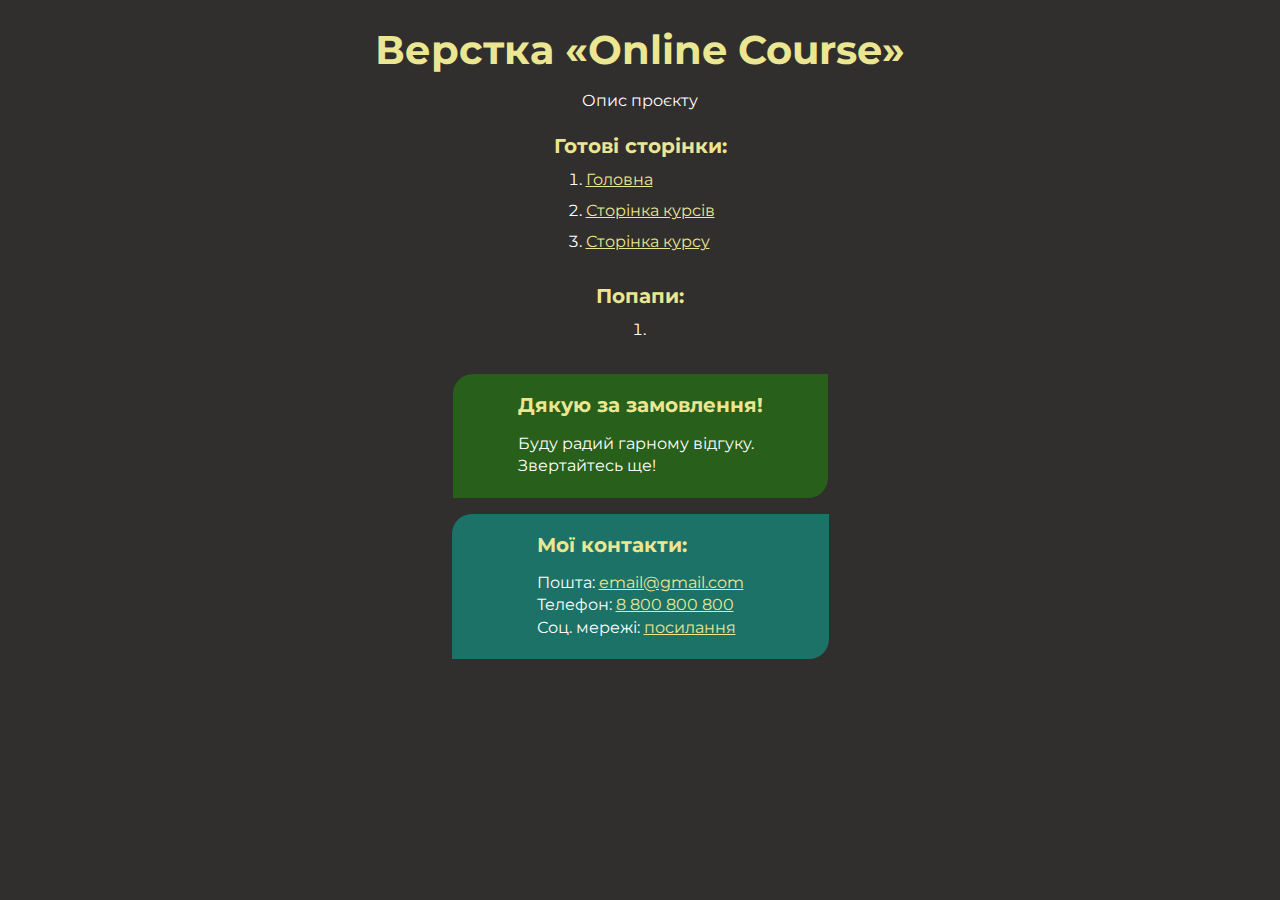
<file: index.html>
<!DOCTYPE html>
<html>

<head>
	<meta charset="UTF-8">
	<meta name="viewport" content="width=device-width, initial-scale=1.0">
	<title>Верстка «Online Course»</title>
</head>

<body>
	<div class="rootpage">
		<h1>Верстка «Online Course»</h1>
		<div class="rootpage__info">
			Опис проєкту
		</div>
		<h2>Готові сторінки:</h2>
		<ol class="rootpage__list">
			<li><a target="_blank" href="home.html">Головна</a></li>
			<li><a target="_blank" href="courses.html">Сторінка курсів</a></li>
			<li><a target="_blank" href="course.html">Сторінка курсy</a></li>
		</ol>
		<h2>Попапи:</h2>
		<ol class="rootpage__list">
			<li><a target="_blank" href="home.html#"></a></li>
		</ol>
		<div class="rootpage__tnx">
			<h2>Дякую за замовлення!</h2>
			<p>Буду радий гарному відгуку.</p>
			<p>Звертайтесь ще!</p>
		</div>
		<div class="rootpage__contacts">
			<h2>Мої контакти:</h2>
			<p>Пошта: <a href="mailto:email@gmail.com">email@gmail.com</a></p>
			<p>Телефон: <a href="tel:8800800800">8 800 800 800</a></p>
			<p>Соц. мережі: <a href="">посилання</a></p>
		</div>
	</div>
</body>
<style>
	@charset "UTF-8";
	@import url("https://fonts.googleapis.com/css?family=Montserrat:regular,700&display=swap");

	*,
	*::before,
	*::after {
		padding: 0px;
		margin: 0px;
		border: 0px;
		box-sizing: border-box;
	}

	html,
	body {
		height: 100%;
		margin: 0;
		padding: 0;
		min-width: 320px;
		width: 100%;
		color: #fff;
		background-color: #312e2e;
	}

	body {
		font-family: Montserrat;
		font-size: 100%;
		line-height: 1;
		font-size: 1rem;
	}

	a {
		text-decoration: underline;
		color: #ebe691
	}

	a:visited {
		text-decoration: underline;
		color: #aaa768;
	}

	a:hover {
		text-decoration: none;
	}

	ul li {
		list-style: none;
	}

	img {
		vertical-align: top;
	}

	.wrapper {
		width: 100%;
		min-height: 100%;
		overflow: hidden;
	}

	.rootpage {
		padding: 30px;
		display: flex;
		flex-direction: column;
		align-items: center;
	}

	@media (max-width: 767px) {
		.rootpage {
			padding: 30px 15px;
		}
	}

	h1 {
		color: #ebe691;
		font-size: 2.5rem;
		margin: 0px 0px 1.25rem 0px;
	}

	@media (max-width: 767px) {
		h1 {
			font-size: 1.85rem;
			margin: 0px 0px 1.25rem 0px;
		}
	}

	h2 {
		color: #ebe691;
		font-size: 1.25rem;
		margin: 0px 0px 1rem 0px;
	}

	@media (max-width: 767px) {
		h2 {
			font-size: 1.125rem;
			margin: 0px 0px 1rem 0px;
		}
	}

	.rootpage__info {
		line-height: 140%;
		margin: 0px 0px 1.5rem 0px;
	}

	.rootpage__list {
		margin: 0px 0px 2.25rem 1.25rem;
	}

	.rootpage__list li:not(:last-child) {
		margin: 0px 0px 15px 0px;
	}

	.rootpage__contacts,
	.rootpage__tnx {
		border-radius: 20px 0px 20px 0px;
		padding: 20px 65px;
		line-height: 140%;
	}

	@media (max-width: 767px) {

		.rootpage__contacts,
		.rootpage__tnx {
			padding: 20px;
		}
	}

	.rootpage__contacts {
		background: #1c7267;
		padding: 20px 85px;

	}

	.rootpage__contacts a {
		color: #ebe691;
	}

	.rootpage__tnx {
		background: #285f1a;
		margin: 0px 0px 1rem 0px;
	}
</style>

</html>
</file>
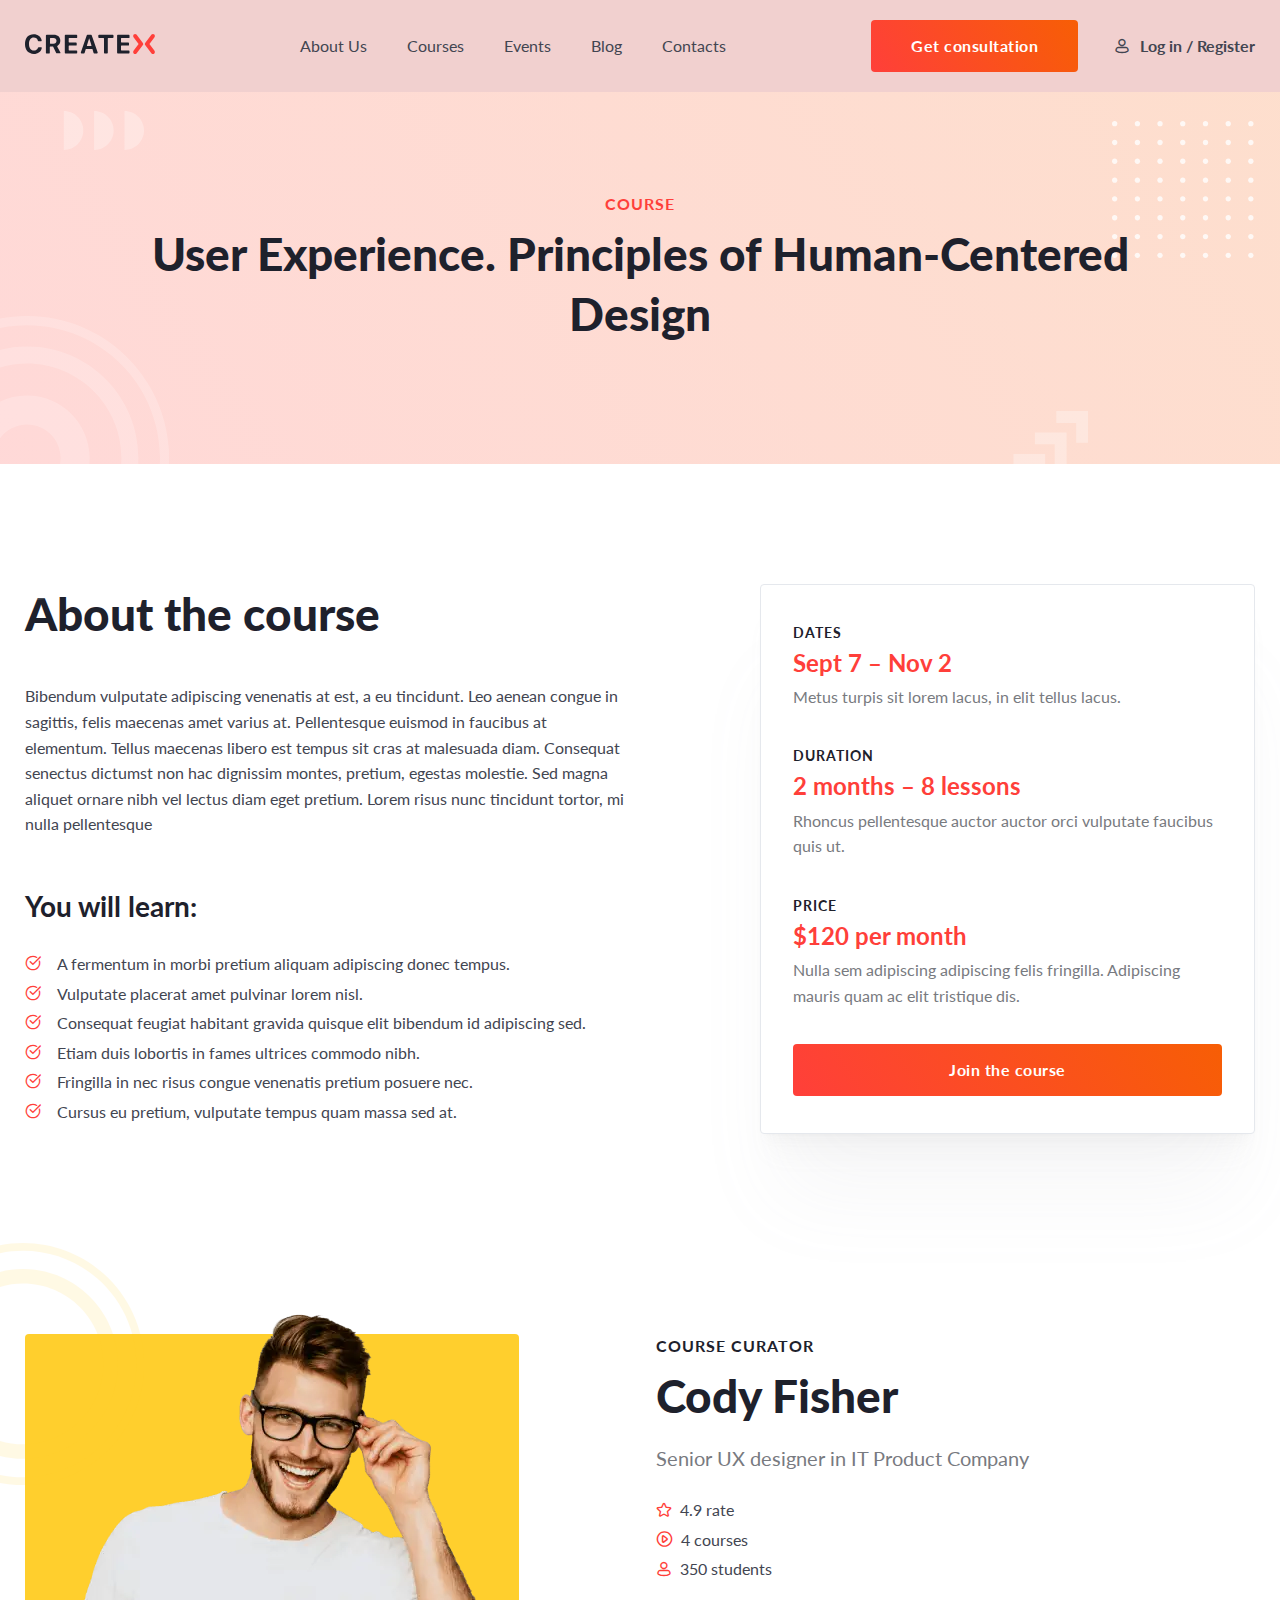
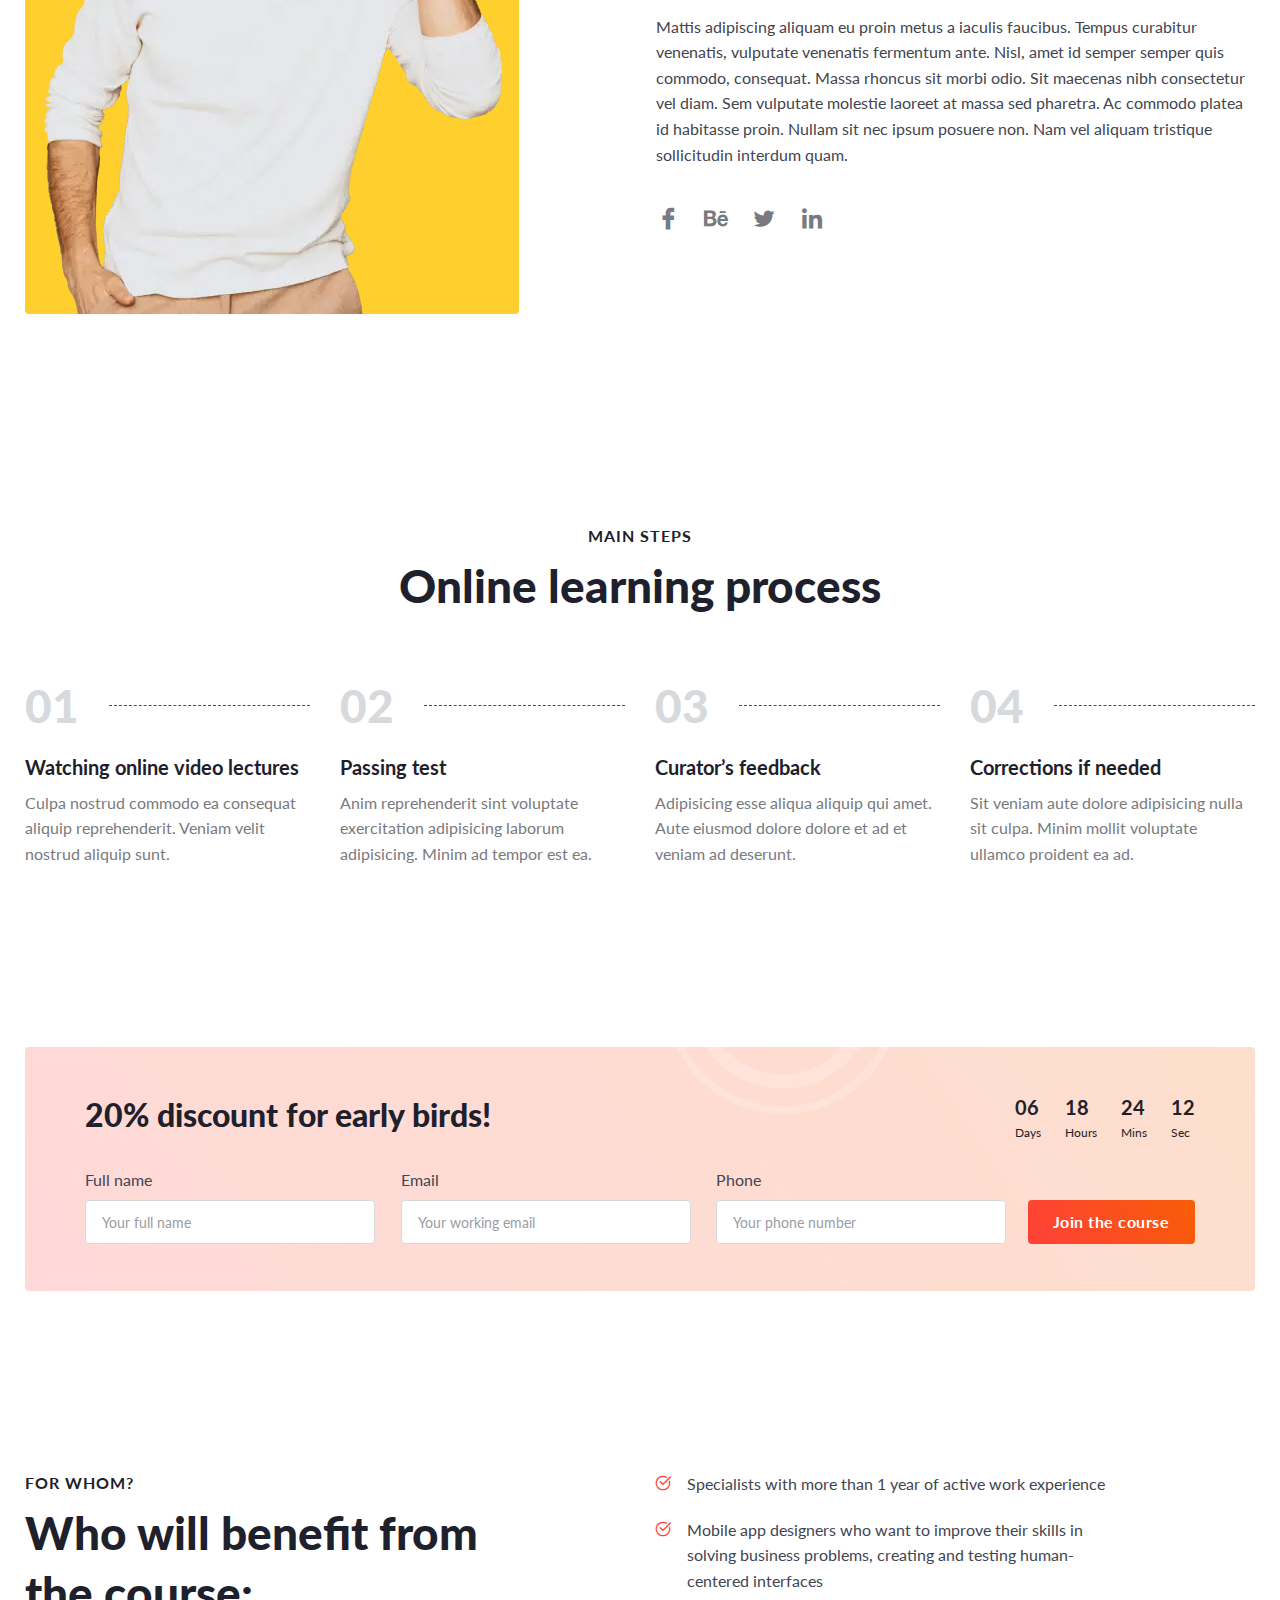
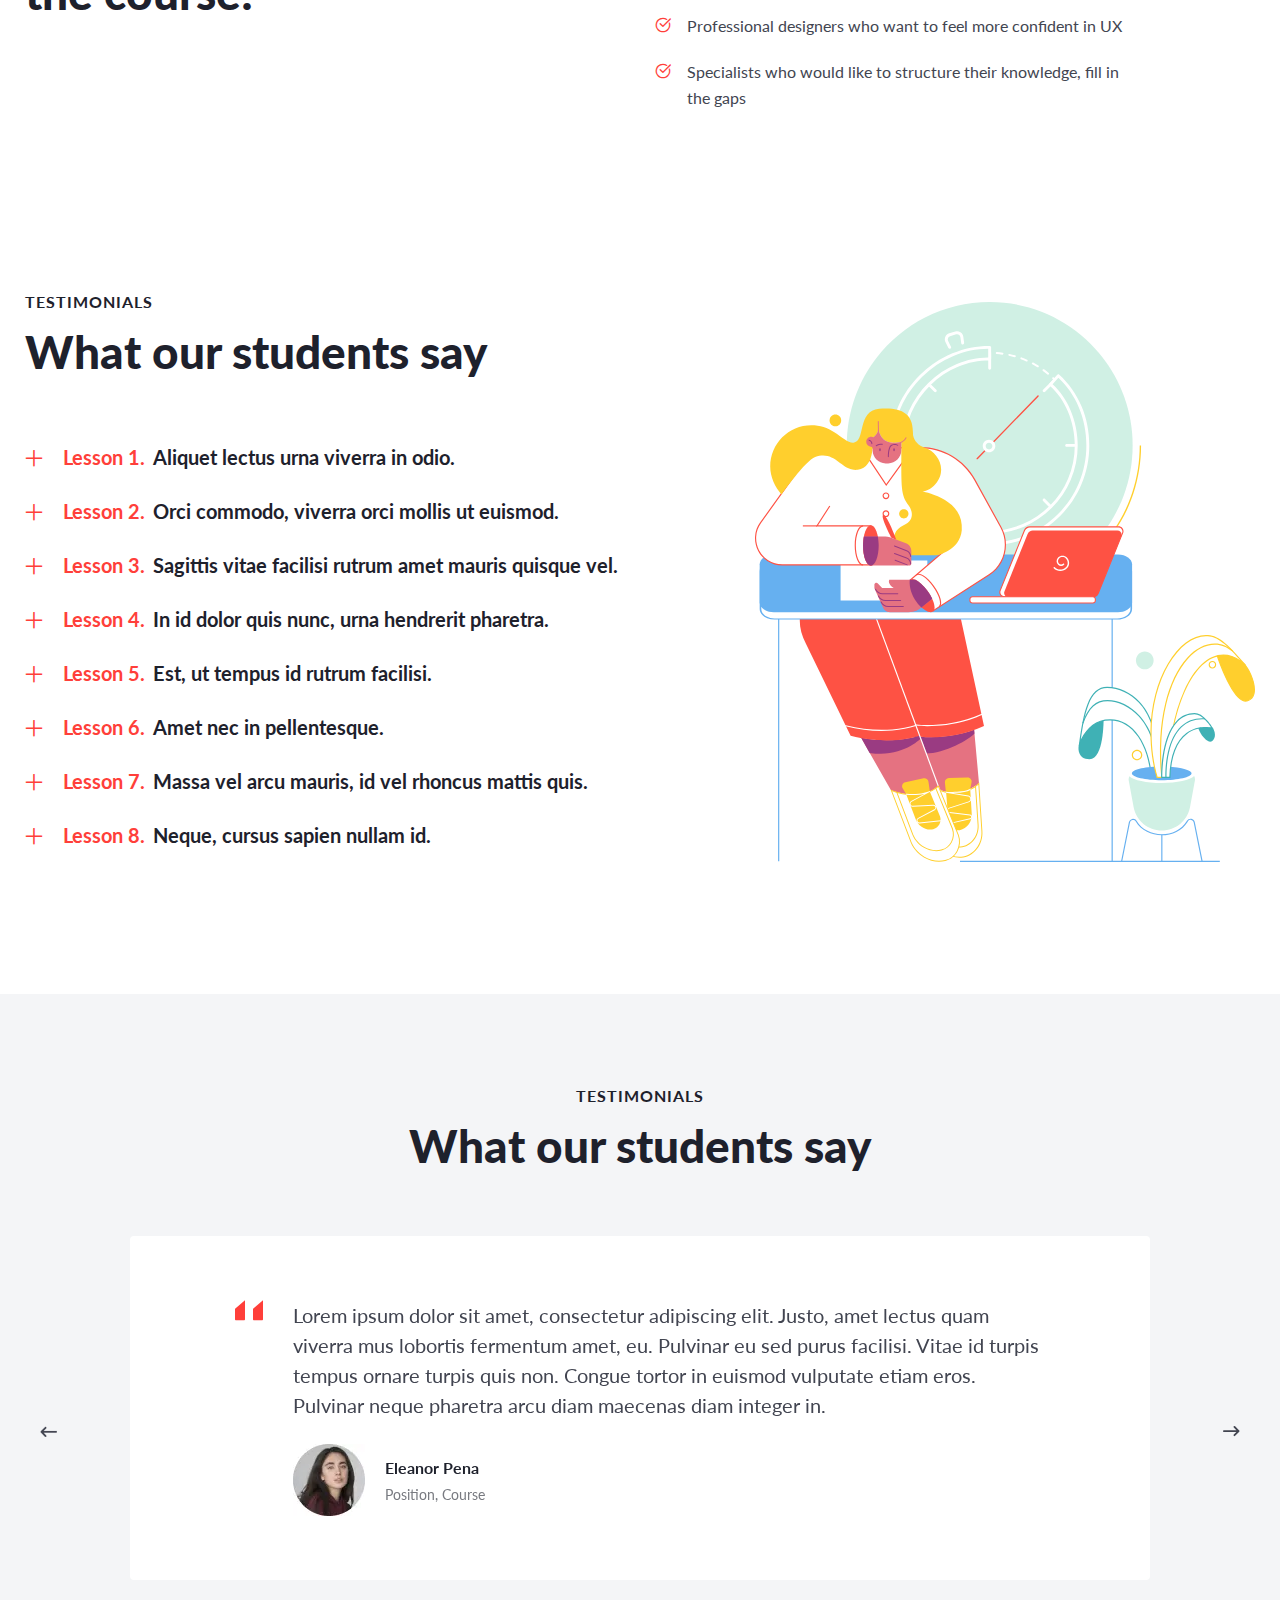
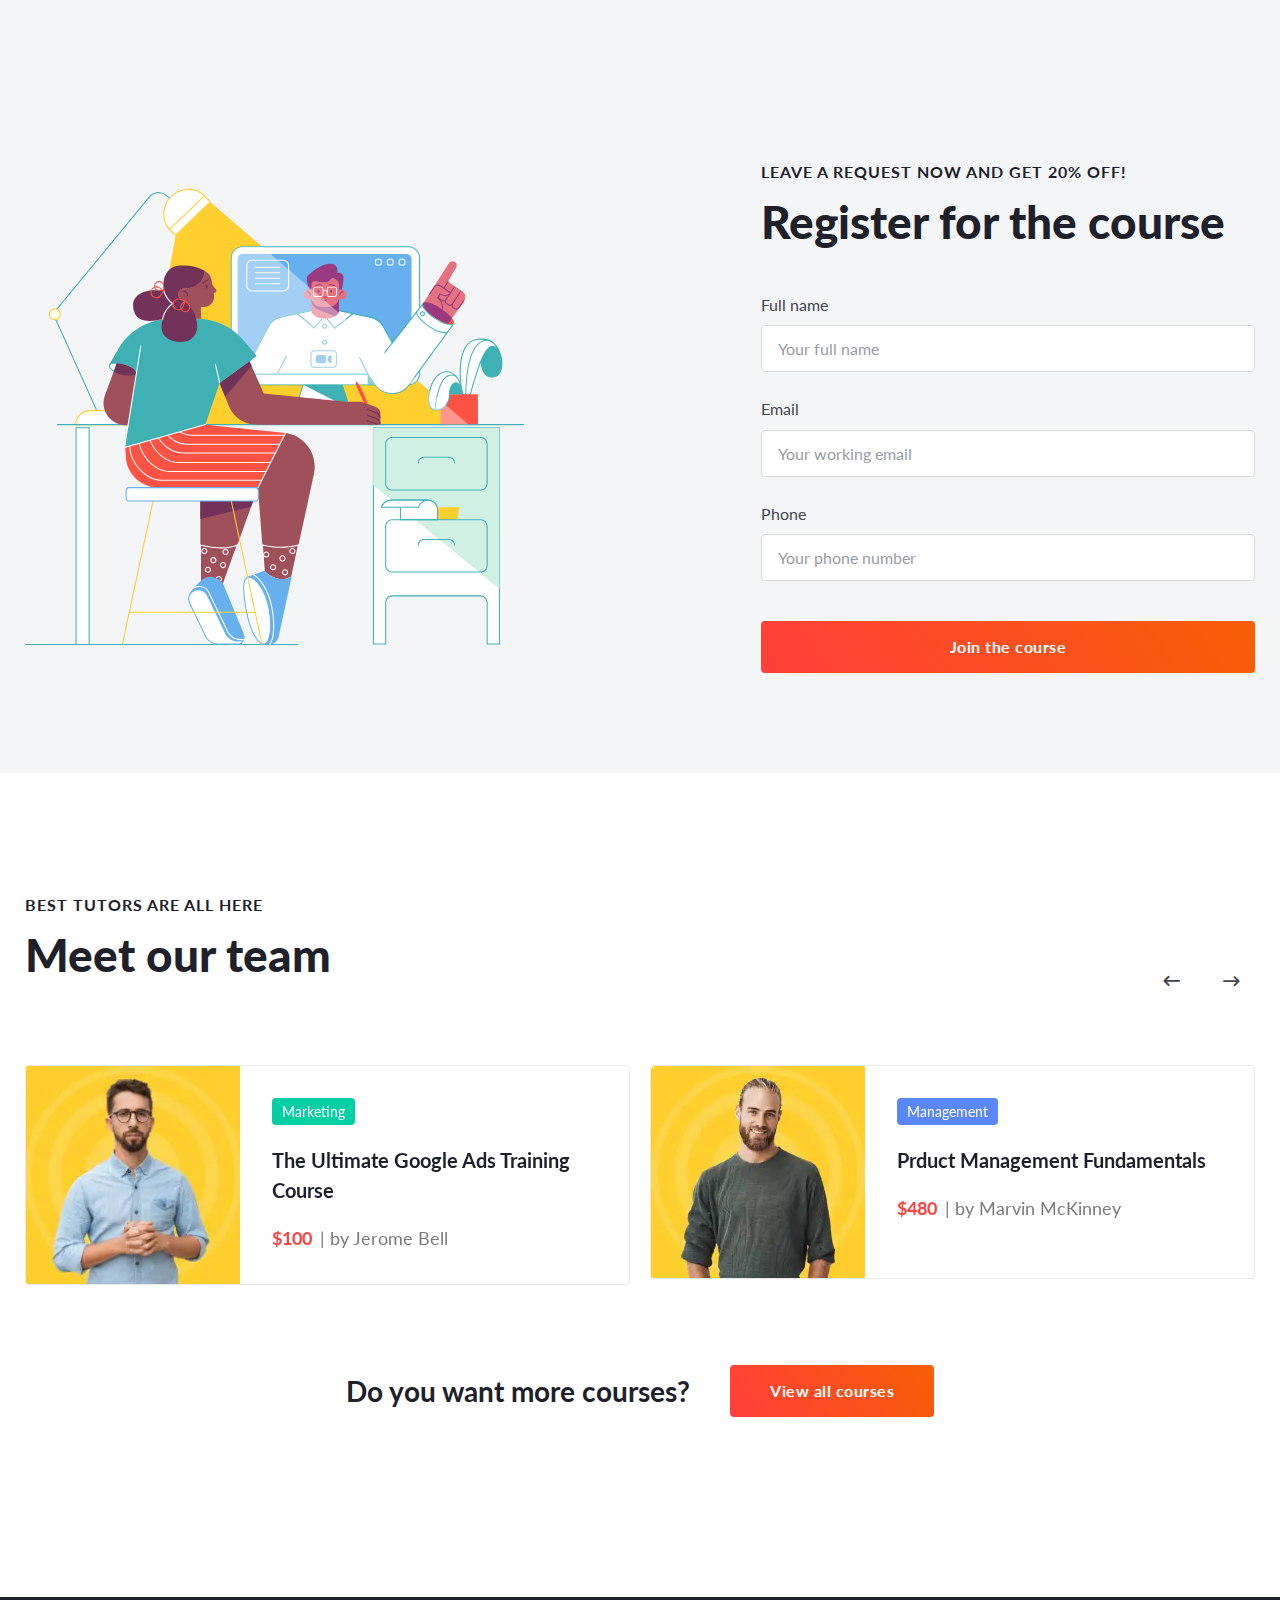
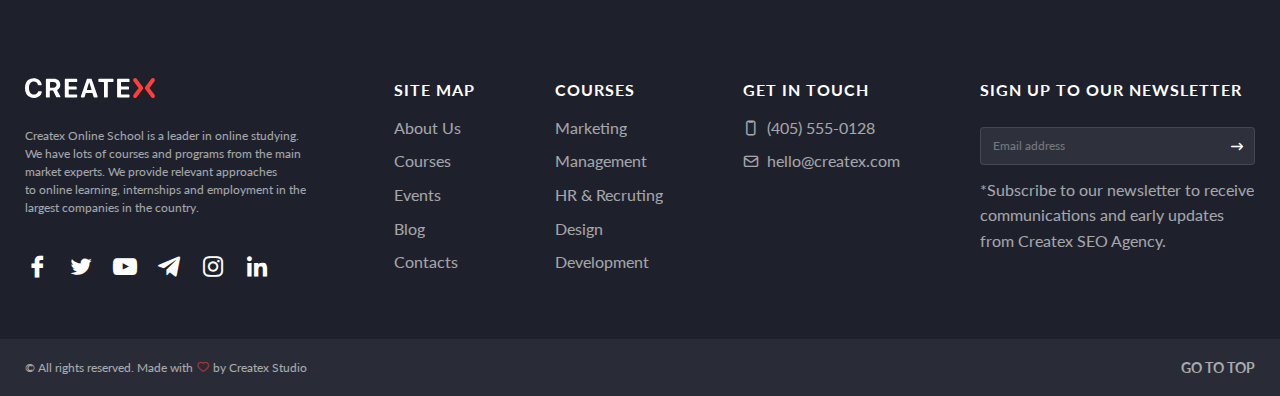
<file: course.html>
<!DOCTYPE html>
<html lang="en">

<head>
	<title>Course Page</title>
	<meta charset="UTF-8">
	<meta name="format-detection" content="telephone=no">
	<!-- <style>body{opacity: 0;}</style> -->
	<link rel="stylesheet" href="css/style.min.css?_v=20230112225042">
	<link rel="shortcut icon" href="favicon.ico">
	<!-- <meta name="robots" content="noindex, nofollow"> -->
	<meta name="viewport" content="width=device-width, initial-scale=1.0">
</head>

<body>
	<div class="wrapper">
		<header class="header">
			<div class="header__container">
				<a href="#" class="header__logo"><img src="img/logo/logo.svg" alt="Logo"></a>
				<div class="header__menu menu">
					<nav class="menu__body">
						<ul class="menu__list">
							<li class="menu__item"><a href="#" class="menu__link">About Us</a></li>
							<li class="menu__item"><a href="#" class="menu__link">Courses</a></li>
							<li class="menu__item"><a href="#" class="menu__link">Events</a></li>
							<li class="menu__item"><a href="#" class="menu__link">Blog</a></li>
							<li class="menu__item"><a href="#" class="menu__link">Contacts</a></li>
						</ul>
					</nav>
				</div>
				<div class="header__actions actions-header">
					<a href="#" data-da=".menu__body,767.98" class="actions-header__button button"><span>Get consultation</span></a>
					<a href="#" class="actions-header__auth _icon-profile"><span>Log in / Register</span></a>
					<button type="button" class="menu__icon icon-menu"><span></span></button>
				</div>
			</div>
		</header>
		<main class="course">
			<section class="course__head head-block">
				<div class="head-block__container">
					<div class="head-block__heading">
						<h3 class="head-block__subtitle subtitle">course</h3>
						<h2 class="head-block__title title">User Experience. Principles of Human-Centered Design</h2>
					</div>
				</div>
				<div class="head-block__decor decor-head">
					<div class="decor-head__item decor-head__item--1"></div>
					<div class="decor-head__item decor-head__item--2"></div>
					<div class="decor-head__item decor-head__item--3"></div>
					<div class="decor-head__item decor-head__item--4"></div>
				</div>
			</section>
			<section class="course__about about-block">
				<div class="about-block__container">
					<div class="about-block__content">
						<h2 class="about-block__title title">About the course</h2>
						<p class="about-block__text">Bibendum vulputate adipiscing venenatis at est, a eu tincidunt. Leo aenean congue in sagittis, felis maecenas amet varius at. Pellentesque euismod in faucibus at elementum. Tellus maecenas libero est tempus sit cras at malesuada diam. Consequat senectus dictumst non hac dignissim montes, pretium, egestas molestie. Sed magna aliquet ornare nibh vel lectus diam eget pretium. Lorem risus nunc tincidunt tortor, mi nulla pellentesque</p>
						<ul class="about-block__list list">
							<h4 class="about-block__heading">You will learn:</h4>
							<li class="about-block__item list--item _icon-check">A fermentum in morbi pretium aliquam adipiscing donec tempus.</li>
							<li class="about-block__item list--item _icon-check">Vulputate placerat amet pulvinar lorem nisl.</li>
							<li class="about-block__item list--item _icon-check">Consequat feugiat habitant gravida quisque elit bibendum id adipiscing sed.</li>
							<li class="about-block__item list--item _icon-check">Etiam duis lobortis in fames ultrices commodo nibh.</li>
							<li class="about-block__item list--item _icon-check">Fringilla in nec risus congue venenatis pretium posuere nec.</li>
							<li class="about-block__item list--item _icon-check">Cursus eu pretium, vulputate tempus quam massa sed at.</li>
						</ul>
					</div>
					<div class="about-block__info info-about">
						<div class="info-about__descr descr-block">
							<h4 class="descr-block__title">Dates</h4>
							<div class="descr-block__value">Sept 7 – Nov 2</div>
							<div class="descr-block__text">Metus turpis sit lorem lacus, in elit tellus lacus.</div>
						</div>
						<div class="info-about__descr descr-block">
							<h4 class="descr-block__title">Duration</h4>
							<div class="descr-block__value">2 months – 8 lessons</div>
							<div class="descr-block__text">Rhoncus pellentesque auctor auctor orci vulputate faucibus quis ut.</div>
						</div>
						<div class="info-about__descr descr-block">
							<h4 class="descr-block__title">Price</h4>
							<div class="descr-block__value">$120 per month</div>
							<div class="descr-block__text">Nulla sem adipiscing adipiscing felis fringilla. Adipiscing mauris quam ac elit tristique dis.</div>
						</div>
						<button class="info-about__btn button"><span>Join the course</span></button>
					</div>
				</div>
			</section>
			<section class="course__curator curator-block">
				<div class="curator-block__container">
					<div class="curator-block__image-ibg">
						<picture><source srcset="img/course/curator/01.webp" type="image/webp"><img src="img/course/curator/01.png" alt="photo"></picture>
					</div>
					<div class="curator-block__content">
						<div class="curator-block__heading">
							<h3 class="curator-block__subtitle subtitle">Course curator</h3>
							<h2 class="curator-block__title title">Cody Fisher</h2>
						</div>
						<div class="curator-block__position">Senior UX designer in IT Product Company</div>
						<div class="curator-block__info info-curator">
							<div class="info-curator__item _icon-star">4.9 rate</div>
							<div class="info-curator__item _icon-vidio">4 courses</div>
							<div class="info-curator__item _icon-profile">350 students</div>
						</div>
						<p class="curator-block__text">Mattis adipiscing aliquam eu proin metus a iaculis faucibus. Tempus curabitur venenatis, vulputate venenatis fermentum ante. Nisl, amet id semper semper quis commodo, consequat. Massa rhoncus sit morbi odio. Sit maecenas nibh consectetur vel diam. Sem vulputate molestie laoreet at massa sed pharetra. Ac commodo platea id habitasse proin. Nullam sit nec ipsum posuere non. Nam vel aliquam tristique sollicitudin interdum quam.
						</p>
						<div class="curator-block__social social curator-social">
							<a href="#" class="curator-social__item social__item _icon-facebook"></a>
							<a href="#" class="curator-social__item social__item _icon-behance"></a>
							<a href="#" class="curator-social__item social__item _icon-twitter"></a>
							<a href="#" class="curator-social__item social__item _icon-linkedin"></a>
						</div>
					</div>
					<div class="curator-block__decor">
						<div class="curator-block__item"></div>
					</div>
				</div>
			</section>
			<section class="course__steps steps-block">
				<div class="steps-block__container">
					<div class="steps-block__heading">
						<h3 class="steps-block__subtitle subtitle">Main steps</h3>
						<h2 class="steps-block__title title">Online learning process</h2>
					</div>
					<div class="steps-block__columns">
						<a href="#" class="steps-block__items item-step">
							<div class="item-step__value"><span>01</span></div>
							<h4 class="item-step__title">Watching online video lectures</h4>
							<p class="item-step__text">Culpa nostrud commodo ea consequat aliquip reprehenderit. Veniam velit nostrud aliquip sunt.</p>
						</a>
						<a href="#" class="steps-block__items item-step">
							<div class="item-step__value"><span>02</span></div>
							<h4 class="item-step__title">Passing test</h4>
							<p class="item-step__text">Anim reprehenderit sint voluptate exercitation adipisicing laborum adipisicing. Minim ad tempor est ea.</p>
						</a>
						<a href="#" class="steps-block__items item-step">
							<div class="item-step__value"><span>03</span></div>
							<h4 class="item-step__title">Curator’s feedback</h4>
							<p class="item-step__text">Adipisicing esse aliqua aliquip qui amet. Aute eiusmod dolore dolore et ad et veniam ad deserunt.</p>
						</a>
						<a href="#" class="steps-block__items item-step">
							<div class="item-step__value"><span>04</span></div>
							<h4 class="item-step__title">Corrections if needed</h4>
							<p class="item-step__text">Sit veniam aute dolore adipisicing nulla sit culpa. Minim mollit voluptate ullamco proident ea ad.</p>
						</a>
					</div>
				</div>
			</section>
			<section class="course__discount discount-block">
				<div class="discount-block__container">
					<div class="discount-block__body">
						<div class="discount-block__header">
							<h2 class="discount-block__title title">20% discount for early birds!</h2>
							<div class="discount-block__countdown countdown-body">
								<div class="countdown-body__item item-countdown">
									<div class="item-countdown__value">06</div>
									<div class="item-countdown__text">Days</div>
								</div>
								<div class="countdown-body__item item-countdown">
									<div class="item-countdown__value">18</div>
									<div class="item-countdown__text">Hours</div>
								</div>
								<div class="countdown-body__item item-countdown">
									<div class="item-countdown__value">24</div>
									<div class="item-countdown__text">Mins</div>
								</div>
								<div class="countdown-body__item item-countdown">
									<div class="item-countdown__value">12</div>
									<div class="item-countdown__text">Sec</div>
								</div>
							</div>
						</div>
						<form action="https://jsonplaceholder.typicode.com/posts" method="post" class="discount-block__form form-discount">
							<div class="form-discount__body">
								<div class="form-discount__actions">
									<label for="name" class="form-discount__label">Full name</label>
									<input id="name" autocomplete="off" type="text" name="form[name]" data-error="Помилка" placeholder="Your full name" class="form-discount__input input" required>
								</div>
								<div class="form-discount__actions">
									<label for="email" class="form-discount__label">Email</label>
									<input id="email" autocomplete="off" type="email" name="form[email]" data-error="Помилка" placeholder="Your working email" class="form-discount__input input" required>
								</div>
								<div class="form-discount__actions">
									<label for="phone" class="form-discount__label">Phone</label>
									<input id="phone" autocomplete="off" type="tel" name="form[phone]" data-error="Помилка" placeholder="Your phone number" class="form-discount__input input phone-input" required>
								</div>
							</div>
							<button class="form-discount__btn button" type="submit"><span>Join the course</span></button>
						</form>
						<div class="discount-block__decor decor-discount">
							<div class="decor-discount__item"></div>
						</div>
					</div>
				</div>
			</section>
			<section class="course__for-whom for-whom-block">
				<div class="for-whom-block__container">
					<div class="for-whom-block__heading">
						<h3 class="for-whom-block__subtitle subtitle">For whom?</h3>
						<h2 class="for-whom-block__title title">Who will benefit from the course:</h2>
					</div>
					<ul class="for-whom-block__list list">
						<li class="for-whom-block__item list--item _icon-check">Specialists with more than 1 year of active work experience</li>
						<li class="for-whom-block__item list--item _icon-check">Mobile app designers who want to improve their skills in solving business problems, creating and testing human-centered interfaces</li>
						<li class="for-whom-block__item list--item _icon-check">Professional designers who want to feel more confident in UX</li>
						<li class="for-whom-block__item list--item _icon-check">Specialists who would like to structure their knowledge, fill in the gaps</li>
					</ul>
				</div>
			</section>
			<section class="course__program program-block">
				<div class="program-block__container">
					<div class="program-block__content">
						<div class="program-block__heading">
							<h3 class="program-block__subtitle subtitle">TESTIMONIALS</h3>
							<h2 class="program-block__title title">What our students say</h2>
						</div>
						<div class="program-block__acc acc-program">
							<div class="acc-program__column">
								<div class="acc-program__tabs">
									<div class="acc-program__tab">
										<input class="acc-program__checkbox" type="checkbox" id="chck1">
										<label class="acc-program__label _icon-plus" for="chck1"><span>Lesson 1.</span>
											<h4 data-da=".acc-program__content--lesson1,479.98,first" class="acc-program__label-title"> Aliquet lectus urna viverra in odio.</h4>
										</label>
										<div class="acc-program__content acc-program__content--lesson1">
											Nulla amet, sagittis potenti rhoncus sit. Elit lectus nec pulvinar aliquet donec enim, ornare. Lacus facilisi curabitur turpis varius mauris. Nisi, tempus risus, odio mi suscipit sed. Curabitur faucibus porttitor quis sem lacus, arcu feugiat facilisis. Commodo nunc orci vitae accumsan id.
										</div>
									</div>
									<div class="acc-program__tab">
										<input class="acc-program__checkbox" type="checkbox" id="chck2">
										<label class="acc-program__label _icon-plus" for="chck2"><span>Lesson 2.</span>
											<h4 data-da=".acc-program__content--lesson2,479.98,first" class="acc-program__label-title">Orci commodo, viverra orci mollis ut euismod.</h4>
										</label>
										<div class="acc-program__content acc-program__content--lesson2">
											Lorem ipsum dolor sit amet consectetur, adipisicing elit. Ipsum, reiciendis!
										</div>
									</div>
									<div class="acc-program__tab">
										<input class="acc-program__checkbox" type="checkbox" id="chck3">
										<label class="acc-program__label _icon-plus" for="chck3"><span>Lesson 3.</span>
											<h4 data-da=".acc-program__content--lesson3,479.98,first" class="acc-program__label-title">Sagittis vitae facilisi rutrum amet mauris quisque vel.</h4>
										</label>
										<div class="acc-program__content acc-program__content--lesson3">
											Lorem ipsum dolor sit amet consectetur, adipisicing elit. Ipsum, reiciendis! Lorem ipsum dolor sit amet consectetur adipisicing elit. Quos provident praesentium numquam modi sed quasi tenetur, nisi ad illum, facilis esse consequuntur, nemo id dolor quisquam laborum ipsa expedita officia. Lorem ipsum dolor sit amet consectetur, adipisicing elit. Unde corrupti perspiciatis quos dolor cum mollitia, quam nesciunt ducimus. Quaerat iure rerum asperiores cum molestias mollitia ut fugit accusantium ducimus reprehenderit?
										</div>
									</div>
									<div class="acc-program__tab">
										<input class="acc-program__checkbox" type="checkbox" id="chck4">
										<label class="acc-program__label _icon-plus" for="chck4"><span>Lesson 4.</span>
											<h4 data-da=".acc-program__content--lesson4,479.98,first" class="acc-program__label-title">In id dolor quis nunc, urna hendrerit pharetra.</h4>
										</label>
										<div class="acc-program__content acc-program__content--lesson4">
											Nulla amet, sagittis potenti rhoncus sit. Elit lectus nec pulvinar aliquet donec enim, ornare. Lacus facilisi curabitur turpis varius mauris. Nisi, tempus risus, odio mi suscipit sed. Curabitur faucibus porttitor quis sem lacus, arcu feugiat facilisis. Commodo nunc orci vitae accumsan id.
										</div>
									</div>
									<div class="acc-program__tab">
										<input class="acc-program__checkbox" type="checkbox" id="chck5">
										<label class="acc-program__label _icon-plus" for="chck5"><span>Lesson 5.</span>
											<h4 data-da=".acc-program__content--lesson5,479.98,first" class="acc-program__label-title">Est, ut tempus id rutrum facilisi.</h4>
										</label>
										<div class="acc-program__content acc-program__content--lesson5">
											Lorem ipsum dolor sit amet consectetur, adipisicing elit. Ipsum, reiciendis! Lorem ipsum dolor, sit amet consectetur adipisicing elit. Dolore repellat, quisquam necessitatibus praesentium cumque illum nam voluptas adipisci? Neque cumque optio dolore, veritatis, incidunt quasi vel inventore iure atque maiores assumenda alias nesciunt labore omnis sunt distinctio. Voluptatibus at quasi magnam labore. Nisi officia nihil, nemo eos laboriosam iste minima.
										</div>
									</div>
									<div class="acc-program__tab">
										<input class="acc-program__checkbox" type="checkbox" id="chck6">
										<label class="acc-program__label _icon-plus" for="chck6"><span>Lesson 6.</span>
											<h4 data-da=".acc-program__content--lesson6,479.98,first" class="acc-program__label-title">Amet nec in pellentesque.</h4>
										</label>
										<div class="acc-program__content acc-program__content--lesson6">
											Lorem ipsum dolor sit amet consectetur, adipisicing elit. Ipsum, reiciendis!
										</div>
									</div>
									<div class="acc-program__tab">
										<input class="acc-program__checkbox" type="checkbox" id="chck7">
										<label class="acc-program__label _icon-plus" for="chck7"><span>Lesson 7.</span>
											<h4 data-da=".acc-program__content--lesson7,479.98,first" class="acc-program__label-title">Massa vel arcu mauris, id vel rhoncus mattis quis.</h4>
										</label>
										<div class="acc-program__content acc-program__content--lesson7">
											Lorem ipsum dolor sit amet consectetur, adipisicing elit. Ipsum, reiciendis! Lorem ipsum dolor sit amet consectetur adipisicing elit. Neque, accusamus. Quae voluptatibus accusantium beatae. Illum ullam blanditiis libero, veritatis eum eligendi repellat reiciendis facere error accusantium quam minima est aliquid nisi cumque alias nulla, repudiandae inventore illo. Qui, sint pariatur maiores architecto quam nulla debitis quasi reiciendis dolorem mollitia enim inventore cumque sequi accusantium, voluptates modi eaque ea, commodi aliquid dolor libero. In, eius amet explicabo illum molestiae mollitia pariatur porro possimus, praesentium eum expedita exercitationem harum consequuntur, debitis repudiandae quidem atque aperiam consequatur vel quia placeat aspernatur recusandae. Iste suscipit facilis possimus, maiores excepturi nobis reiciendis deserunt id consectetur?
										</div>
									</div>
									<div class="acc-program__tab">
										<input class="acc-program__checkbox" type="checkbox" id="chck8">
										<label class="acc-program__label _icon-plus" for="chck8"><span>Lesson 8.</span>
											<h4 data-da=".acc-program__content--lesson8,479.98,first" class="acc-program__label-title">Neque, cursus sapien nullam id.</h4>
										</label>
										<div class="acc-program__content acc-program__content--lesson8">
											Lorem ipsum dolor sit amet consectetur adipisicing elit. Necessitatibus quas atque tempora sit in suscipit, quos veritatis enim a animi doloribus nihil itaque incidunt dolorum expedita deleniti laborum. Hic error similique incidunt dolorem, quidem eveniet, unde, eum culpa asperiores eos perferendis nemo nesciunt omnis. Sapiente non tempore nobis, architecto nostrum possimus aliquam. Suscipit distinctio, est omnis impedit quo mollitia itaque excepturi! Sint est ea adipisci minima autem error dicta minus assumenda delectus quas, non accusamus quo, ab reiciendis aperiam optio deserunt nesciunt unde voluptatem debitis! Quis non excepturi mollitia sit. Inventore porro, nam vitae quae autem voluptatibus, consequatur quibusdam doloribus quo, temporibus delectus iste deserunt reprehenderit velit repellendus nobis eligendi cum aliquam voluptate ex quasi doloremque! Minus tempore officiis, optio labore, ea iure, praesentium eligendi quas cupiditate pariatur id tempora.
										</div>
									</div>
								</div>
							</div>
						</div>
					</div>
					<div class="program-block__image">
						<img src="img/course/program/illustration.svg" alt="illustration">
					</div>
				</div>
			</section>
			<section class="course__testimonials testimonials-block">
				<div class="testimonials-block__container">
					<div class="testimonials-block__heading">
						<h3 class="testimonials-block__subtitle subtitle">TESTIMONIALS</h3>
						<h2 class="testimonials-block__title title">What our students say</h2>
					</div>
					<div class="testimonials-block__slider swiper">
						<div class="testimonials-block__wrapper swiper-wrapper">
							<div class="testimonials-block__slide swiper-slide ">
								<article class="testimonials-block__item item-testimonials">
									<p class="item-testimonials__quote _icon-braces">Lorem ipsum dolor sit amet, consectetur adipiscing elit. Justo, amet lectus quam viverra mus lobortis fermentum amet, eu. Pulvinar eu sed purus facilisi. Vitae id turpis tempus ornare turpis quis non. Congue tortor in euismod vulputate etiam eros. Pulvinar neque pharetra arcu diam maecenas diam integer in.</p>
									<div class="item-testimonials__user user-profil">
										<div class="user-profil__ava">
											<picture><source srcset="img/testimonials/01.webp" type="image/webp"><img src="img/testimonials/01.jpg" alt="photo"></picture>
										</div>
										<div class="user-profil__info">
											<h4 class="user-profil__name">Eleanor Pena</h4>
											<p class="user-profil__position">Position, Course</p>
										</div>
									</div>
								</article>
							</div>
							<div class="testimonials-block__slide swiper-slide ">
								<article class="testimonials-block__item item-testimonials">
									<p class="item-testimonials__quote _icon-braces">Lorem ipsum dolor sit amet, consectetur adipiscing elit. Justo, amet lectus quam viverra mus lobortis fermentum amet, eu. Pulvinar eu sed purus facilisi. Vitae id turpis tempus ornare turpis quis non. Congue tortor in euismod vulputate etiam eros. Pulvinar neque pharetra arcu diam maecenas diam integer in.</p>
									<div class="item-testimonials__user user-profil">
										<div class="user-profil__ava">
											<picture><source srcset="img/testimonials/01.webp" type="image/webp"><img src="img/testimonials/01.jpg" alt="photo"></picture>
										</div>
										<div class="user-profil__info">
											<h4 class="user-profil__name">Eleanor Pena</h4>
											<p class="user-profil__position">Position, Course</p>
										</div>
									</div>
								</article>
							</div>
							<div class="testimonials-block__slide swiper-slide ">
								<article class="testimonials-block__item item-testimonials">
									<p class="item-testimonials__quote _icon-braces">Lorem ipsum dolor sit amet, consectetur adipiscing elit. Justo, amet lectus quam viverra mus lobortis fermentum amet, eu. Pulvinar eu sed purus facilisi. Vitae id turpis tempus ornare turpis quis non. Congue tortor in euismod vulputate etiam eros. Pulvinar neque pharetra arcu diam maecenas diam integer in.</p>
									<div class="item-testimonials__user user-profil">
										<div class="user-profil__ava">
											<picture><source srcset="img/testimonials/01.webp" type="image/webp"><img src="img/testimonials/01.jpg" alt="photo"></picture>
										</div>
										<div class="user-profil__info">
											<h4 class="user-profil__name">Eleanor Pena</h4>
											<p class="user-profil__position">Position, Course</p>
										</div>
									</div>
								</article>
							</div>
							<div class="testimonials-block__slide swiper-slide ">
								<article class="testimonials-block__item item-testimonials">
									<p class="item-testimonials__quote _icon-braces">Lorem ipsum dolor sit amet, consectetur adipiscing elit. Justo, amet lectus quam viverra mus lobortis fermentum amet, eu. Pulvinar eu sed purus facilisi. Vitae id turpis tempus ornare turpis quis non. Congue tortor in euismod vulputate etiam eros. Pulvinar neque pharetra arcu diam maecenas diam integer in.</p>
									<div class="item-testimonials__user user-profil">
										<div class="user-profil__ava">
											<picture><source srcset="img/testimonials/01.webp" type="image/webp"><img src="img/testimonials/01.jpg" alt="photo"></picture>
										</div>
										<div class="user-profil__info">
											<h4 class="user-profil__name">Eleanor Pena</h4>
											<p class="user-profil__position">Position, Course</p>
										</div>
									</div>
								</article>
							</div>
							<div class="testimonials-block__slide swiper-slide ">
								<article class="testimonials-block__item item-testimonials">
									<p class="item-testimonials__quote _icon-braces">Lorem ipsum dolor sit amet, consectetur adipiscing elit. Justo, amet lectus quam viverra mus lobortis fermentum amet, eu. Pulvinar eu sed purus facilisi. Vitae id turpis tempus ornare turpis quis non. Congue tortor in euismod vulputate etiam eros. Pulvinar neque pharetra arcu diam maecenas diam integer in.</p>
									<div class="item-testimonials__user user-profil">
										<div class="user-profil__ava">
											<picture><source srcset="img/testimonials/01.webp" type="image/webp"><img src="img/testimonials/01.jpg" alt="photo"></picture>
										</div>
										<div class="user-profil__info">
											<h4 class="user-profil__name">Eleanor Pena</h4>
											<p class="user-profil__position">Position, Course</p>
										</div>
									</div>
								</article>
							</div>
						</div>
						<div class="testimonials-block__arows arows-testimonials">
							<div class="swiper-button-prev arows-testimonials__item _icon-arow"></div>
							<div class="swiper-button-next arows-testimonials__item _icon-arow"></div>
						</div>
					</div>
				</div>
			</section>
			<section class="course__register register-block">
				<div class="register-block__container">
					<div class="register-block__body">
						<div class="register-block__image">
							<img src="img/course/register/illustration.svg" alt="">
						</div>
						<div class="register-block__content">
							<div class="register-block__heading">
								<h3 class="register-block__subtitle subtitle">Leave a request now and get 20% off!</h3>
								<h2 class="register-block__title title">Register for the course</h2>
							</div>
							<form action="https://jsonplaceholder.typicode.com/posts" method="post" class="register-block__form form-register">
								<div class="form-register__body">
									<div class="form-register__actions">
										<label for="name-reg" class="form-register__label">Full name</label>
										<input id="name-reg" autocomplete="off" type="text" name="form[name]" data-error="Помилка" placeholder="Your full name" class="form-register__input input" required>
									</div>
									<div class="form-register__actions">
										<label for="email-reg" class="form-register__label">Email</label>
										<input id="email-reg" autocomplete="off" type="email" name="form[email]" data-error="Помилка" placeholder="Your working email" class="form-register__input input" required>
									</div>
									<div class="form-register__actions">
										<label for="phone-reg" class="form-register__label">Phone</label>
										<input id="phone-reg" autocomplete="off" type="tel" name="form[phone]" data-error="Помилка" placeholder="Your phone number" class="form-register__input input phone-input" required>
									</div>
								</div>
								<button class="form-register__btn button" type="submit"><span>Join the course</span></button>
							</form>
						</div>
					</div>
				</div>
			</section>
			<section class="course__other-courses other-courses-block">
				<div class="other-courses-block__container">
					<div class="other-courses-block__body">
						<div class="other-courses-block__heading">
							<h3 class="other-courses-block__subtitle subtitle">Best tutors are all here</h3>
							<h2 class="other-courses-block__title title">Meet our team</h2>
						</div>
						<div class="other-courses-block__arows arows-other-courses">
							<div class="swiper-button-prev arows-other-courses__item _icon-arow"></div>
							<div class="swiper-button-next arows-other-courses__item _icon-arow"></div>
						</div>
					</div>
					<div class="other-courses-block__slider swiper">
						<div class="other-courses-block__wrapper swiper-wrapper">
							<div class="other-courses-block__slide swiper-slide slide-other-courses">
								<article class="slide-other-courses__item">
									<a class="slide-other-courses__img-ibg" href="#">
										<picture><source srcset="img/featured/1.webp" type="image/webp"><img src="img/featured/1.jpg" alt="Jerome-Bell"></picture>
									</a>
									<div class="slide-other-courses__content">
										<a class="slide-other-courses__link card__link card__link--green" href="#">Marketing</a>
										<h3 class="slide-other-courses__title">The Ultimate Google Ads Training Course</h3>
										<div class="slide-other-courses__value value">
											<div class="value__price">$100</div>
											<div class="value__text">| by Jerome Bell</div>
										</div>
									</div>
								</article>
							</div>
							<div class="other-courses__slide swiper-slide slide-other-courses">
								<article class="slide-other-courses__item">
									<a class="slide-other-courses__img-ibg" href="#">
										<picture><source srcset="img/featured/2.webp" type="image/webp"><img src="img/featured/2.jpg" alt=" Marvin-McKinney"></picture>
									</a>
									<div class="slide-other-courses__content">
										<a class="slide-other-courses__link card__link card__link--blue" href="#">Management</a>
										<h3 class="slide-other-courses__title">Prduct Management Fundamentals</h3>
										<div class="slide-other-courses__value value">
											<div class="value__price">$480</div>
											<div class="value__text">| by Marvin McKinney</div>
										</div>
									</div>
								</article>
							</div>
							<div class="other-courses__slide swiper-slide slide-other-courses">
								<article class="slide-other-courses__item">
									<a class="slide-other-courses__img-ibg" href="#">
										<picture><source srcset="img/featured/3.webp" type="image/webp"><img src="img/featured/3.jpg" alt="Alexander-Li"></picture>
									</a>
									<div class="slide-other-courses__content">
										<a class="slide-other-courses__link card__link card__link--orange" href="#">HR & Recruting</a>
										<h3 class="slide-other-courses__title">HR Management and Analytics</h3>
										<div class="slide-other-courses__value value">
											<div class="value__price">$200</div>
											<div class="value__text">| by Leslie Alexander Li</div>
										</div>
									</div>
								</article>
							</div>
							<div class="other-courses__slide swiper-slide slide-other-courses">
								<article class="slide-other-courses__item">
									<a class="slide-other-courses__img-ibg" href="#">
										<picture><source srcset="img/featured/5.webp" type="image/webp"><img src="img/featured/5.jpg" alt="Kristin-Watson"></picture>
									</a>
									<div class="slide-other-courses__content">
										<a class="slide-other-courses__link card__link card__link--green" href="#">Marketing</a>
										<h3 class="slide-other-courses__title">Brand Management & PR Communications</h3>
										<div class="slide-other-courses__value value">
											<div class="value__price">$200</div>
											<div class="value__text">| by Kristin Watson</div>
										</div>
									</div>
								</article>
							</div>
							<div class="other-courses__slide swiper-slide slide-other-courses">
								<article class="slide-other-courses__item">
									<a class="slide-other-courses__img-ibg" href="#">
										<picture><source srcset="img/featured/5.webp" type="image/webp"><img src="img/featured/5.jpg" alt="Dianne-Russell"></picture>
									</a>
									<div class="slide-other-courses__content">
										<a class="slide-other-courses__link card__link card__link--blue" href="#">Management</a>
										<h3 class="slide-other-courses__title">Business Development Management</h3>
										<div class="slide-other-courses__value value">
											<div class="value__price">$400</div>
											<div class="value__text">| by Dianne Russell</div>
										</div>
									</div>
								</article>
							</div>
							<div class="other-courses__slide swiper-slide slide-other-courses">
								<article class="slide-other-courses__item">
									<a class="slide-other-courses__img-ibg" href="#">
										<picture><source srcset="img/featured/6.webp" type="image/webp"><img src="img/featured/6.jpg" alt="Guy Hawkins"></picture>
									</a>
									<div class="slide-other-courses__content">
										<a class="slide-other-courses__link card__link card__link--red" href="#">Design</a>
										<h3 class="slide-other-courses__title">Graphic Design Basic</h3>
										<div class="slide-other-courses__value value">
											<div class="value__price">$500</div>
											<div class="value__text">| by Guy Hawkins</div>
										</div>
									</div>
								</article>
							</div>
						</div>
					</div>
					<div class="other-courses-block__actions actions-other-courses">
						<div class="actions-other-courses__question">Do you want more courses?</div>
						<button class="actions-other-courses__btn button"><span>View all courses</span></button>
					</div>
				</div>
			</section>
		</main>
		<footer data-spollers="767.98,max" class="footer">
			<div class="footer__container">
				<div class="footer__column">
					<a href="#" class="footer__logo">
						<img src="img/footer/logo.svg" alt="logo">
					</a>
					<p class="footer__text">Createx Online School is a leader in online studying. We have lots of courses and programs from the main market experts. We provide relevant approaches to online learning, internships and employment in the largest companies in the country. </p>
					<div class="footer__social social">
						<a href="#" class="social__item _icon-facebook"></a>
						<a href="#" class="social__item _icon-twitter"></a>
						<a href="#" class="social__item _icon-youtube"></a>
						<a href="#" class="social__item _icon-telegram"></a>
						<a href="#" class="social__item _icon-instagram"></a>
						<a href="#" class="social__item _icon-linkedin"></a>
					</div>
				</div>
				<div class="footer__column">
					<button type="button" data-spoller class="footer__title  _icon-input">SITE MAP</button>
					<nav class="footer__menu menu-footer">
						<ul class="menu-footer__list">
							<li class="menu-footer__item"><a href="" class="menu-footer__link">About Us</a></li>
							<li class="menu-footer__item"><a href="" class="menu-footer__link">Courses</a></li>
							<li class="menu-footer__item"><a href="" class="menu-footer__link">Events</a></li>
							<li class="menu-footer__item"><a href="" class="menu-footer__link">Blog</a></li>
							<li class="menu-footer__item"><a href="" class="menu-footer__link">Contacts</a></li>
						</ul>
					</nav>
				</div>
				<div class="footer__column">
					<button type="button" data-spoller class="footer__title _icon-input">COURSES</button>
					<nav class="footer__menu menu-footer">
						<ul class="menu-footer__list">
							<li class="menu-footer__item"><a href="" class="menu-footer__link">Marketing</a></li>
							<li class="menu-footer__item"><a href="" class="menu-footer__link">Management</a></li>
							<li class="menu-footer__item"><a href="" class="menu-footer__link">HR & Recruting</a></li>
							<li class="menu-footer__item"><a href="" class="menu-footer__link">Design</a></li>
							<li class="menu-footer__item"><a href="" class="menu-footer__link">Development</a></li>
						</ul>
					</nav>
				</div>
				<div class="footer__column">
					<button type="button" data-spoller class="footer__title _icon-input">Get in touch</button>
					<div class="footer__contacts contacts-footer">
						<div class="contacts-footer__body">
							<a href="tel:4055550128" class="contacts-footer__value _icon-phone">(405) 555-0128</a>
							<a href="mailto:name@gmail.com" class="contacts-footer__value _icon-mail">hello@createx.com</a>
						</div>
					</div>
				</div>
				<div class="footer__column">
					<h4 class="footer__title">SIGN UP TO OUR NEWSLETTER</h4>
					<form action="#" method="post" class="footer__form">
						<input autocomplete="off" type="text" name="form[e-mail]" placeholder="Email address" class="footer__input input" id="footer-input">
						<a href="#" class="footer__btn"><span class="footer-icon _icon-arow"></span> </a>
						<label class="footer__label" for="footer-input">*Subscribe to our newsletter to receive communications and early updates from Createx SEO Agency.</label>
					</form>
				</div>
			</div>
			<div class="footer__copyright copy-footer">
				<div class="copy-footer__container">
					<div class="copy-footer__text">© All rights reserved. Made with <span class="copy-footer__icon _icon-heart"></span>by Createx Studio </div>
					<div class="copy-footer__label">GO TO TOP</div>
				</div>
			</div>
		</footer>
	</div>
	<script src="js/app.min.js?_v=20230112225042"></script>
	<!-- <div id="popup" aria-hidden="true" class="popup">
	<div class="popup__wrapper">
		<div class="popup__content">
			<button data-close type="button" class="popup__close">Закрити</button>
			<div class="popup__text">
				Text
			</div>
		</div>
	</div>
</div> -->
</body>

</html>
</file>
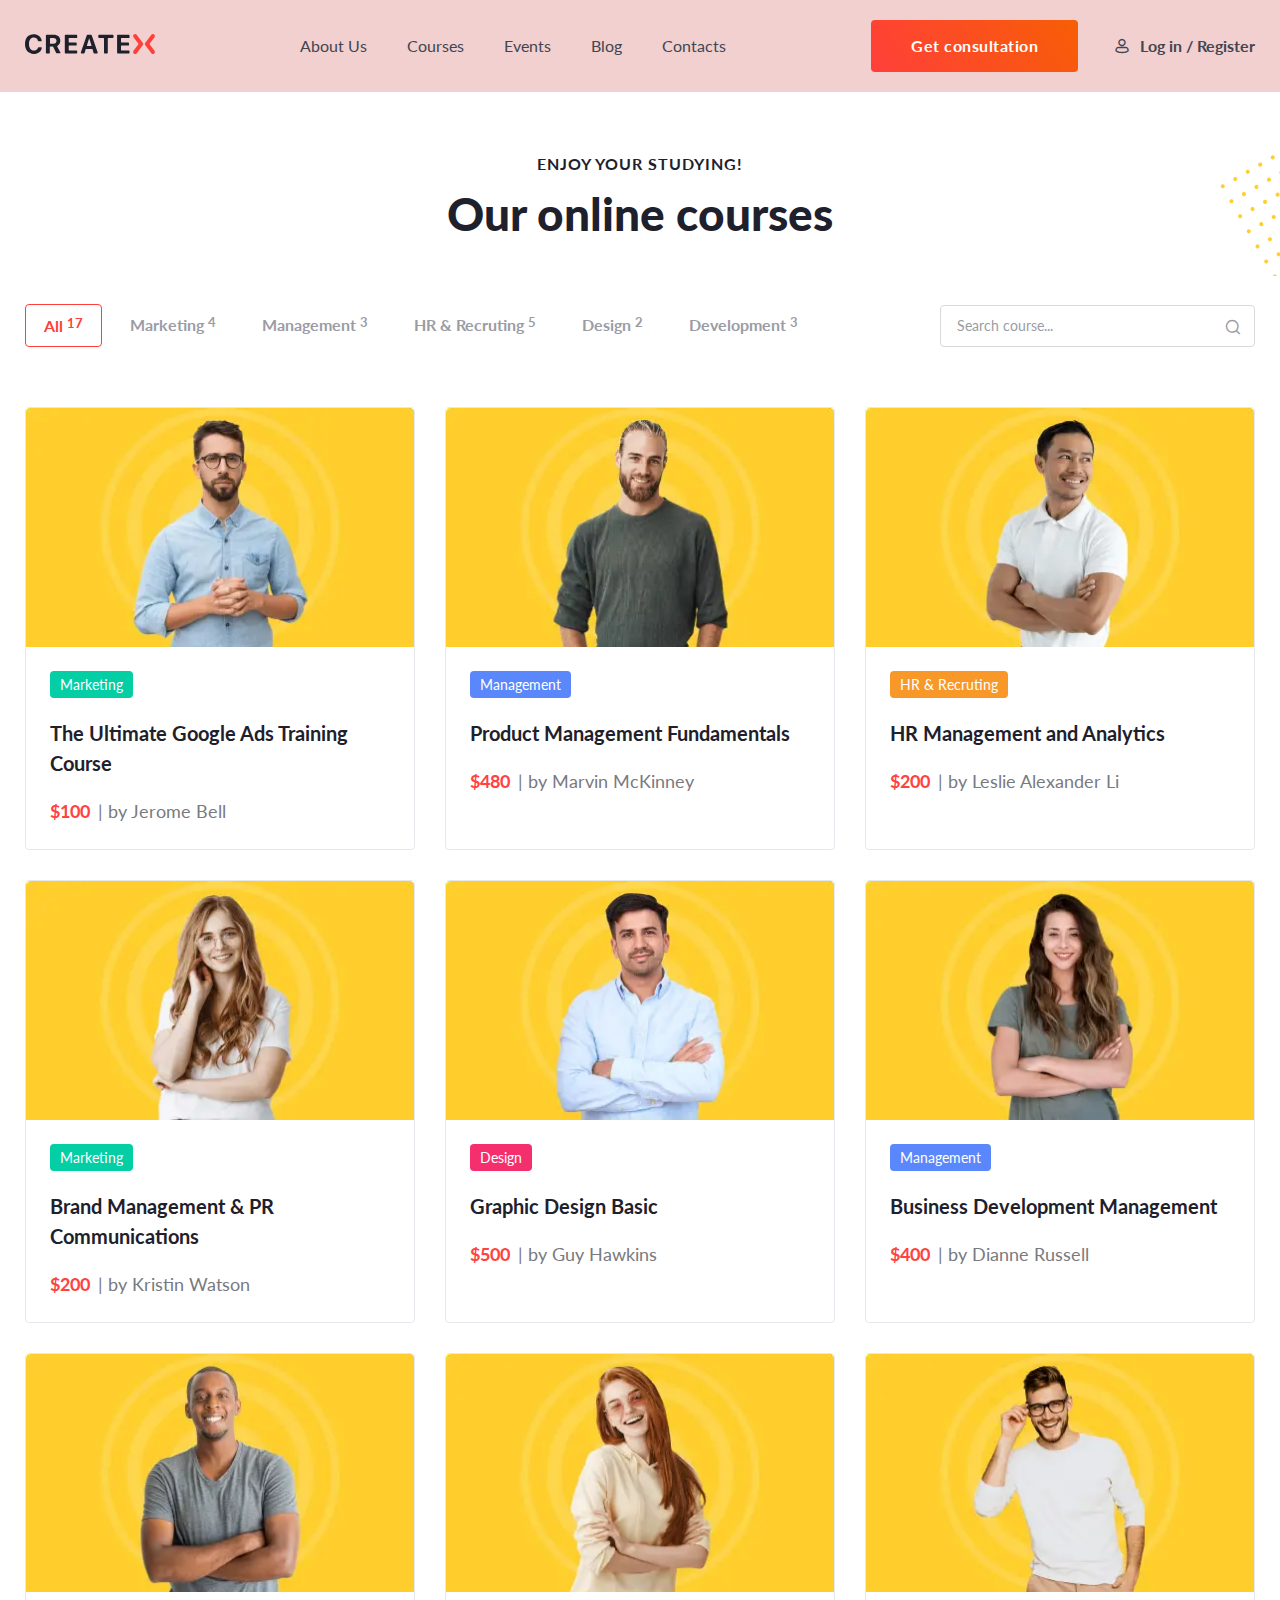
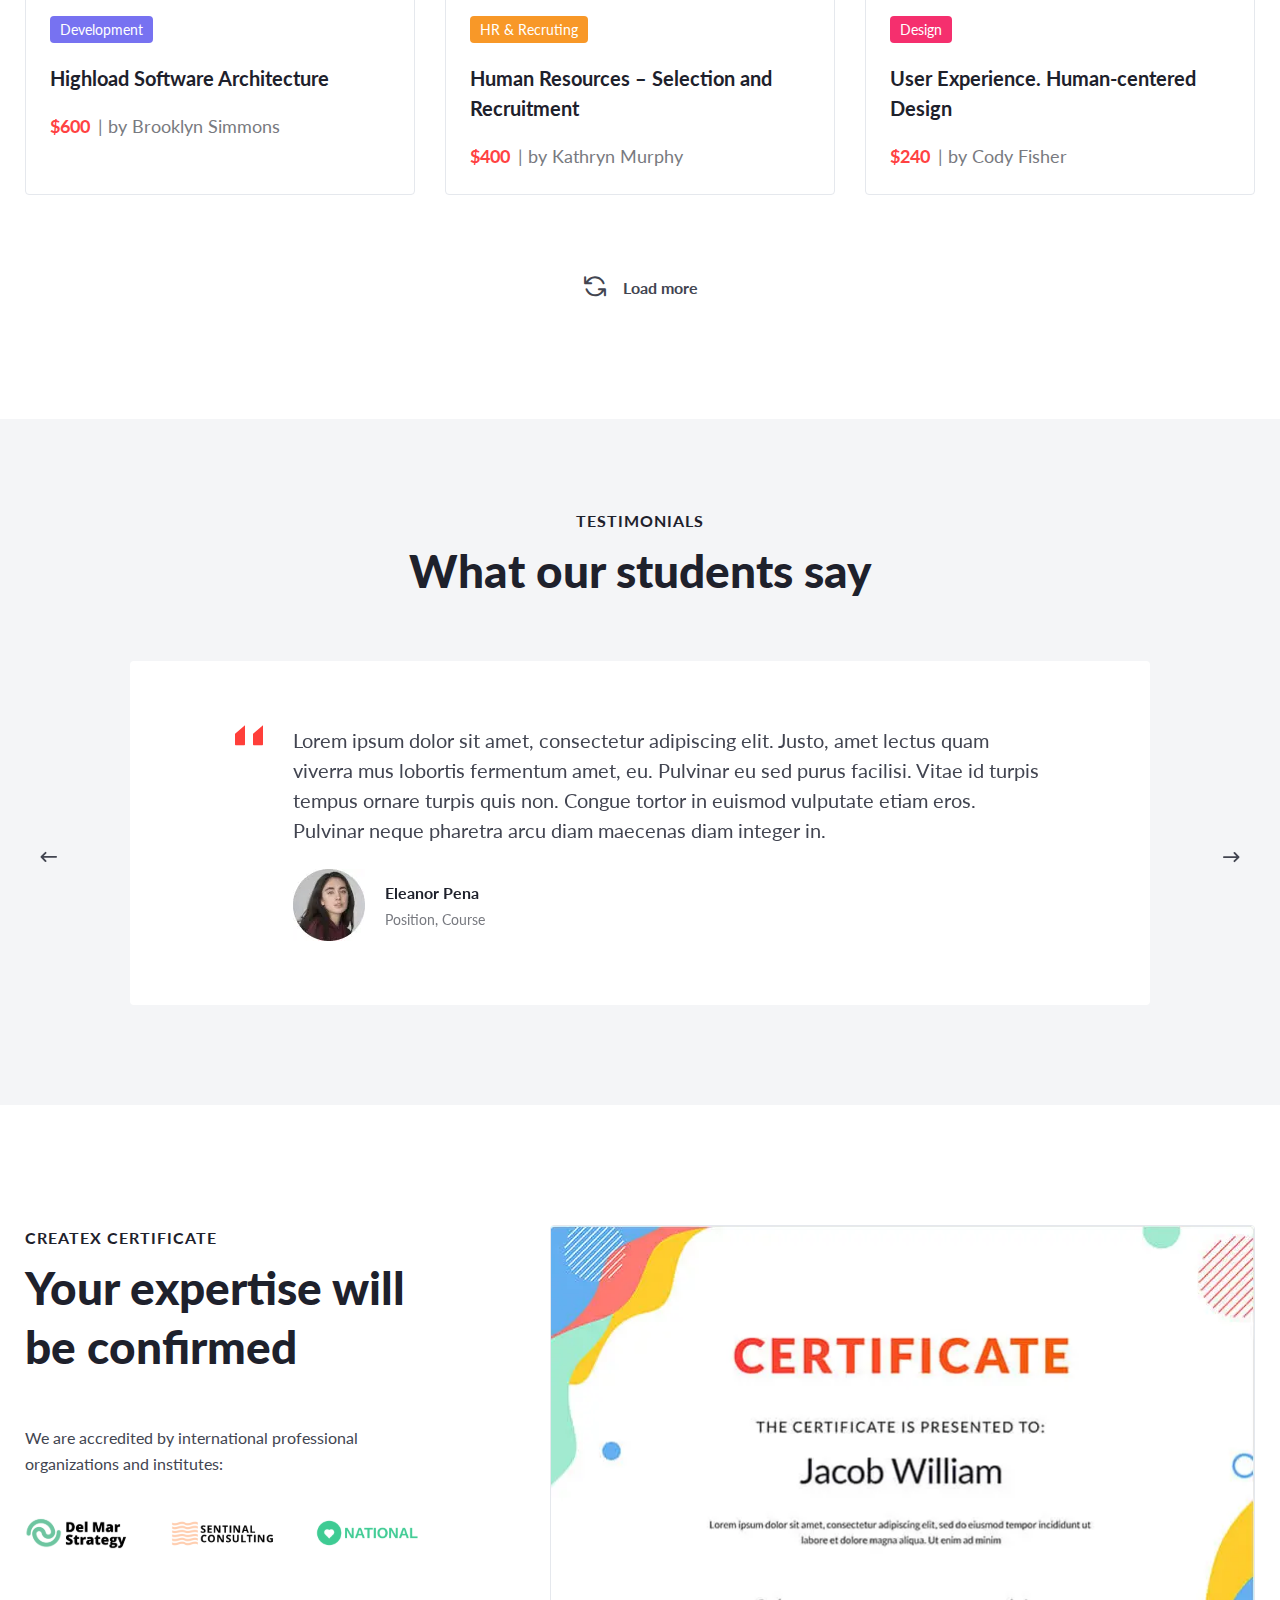
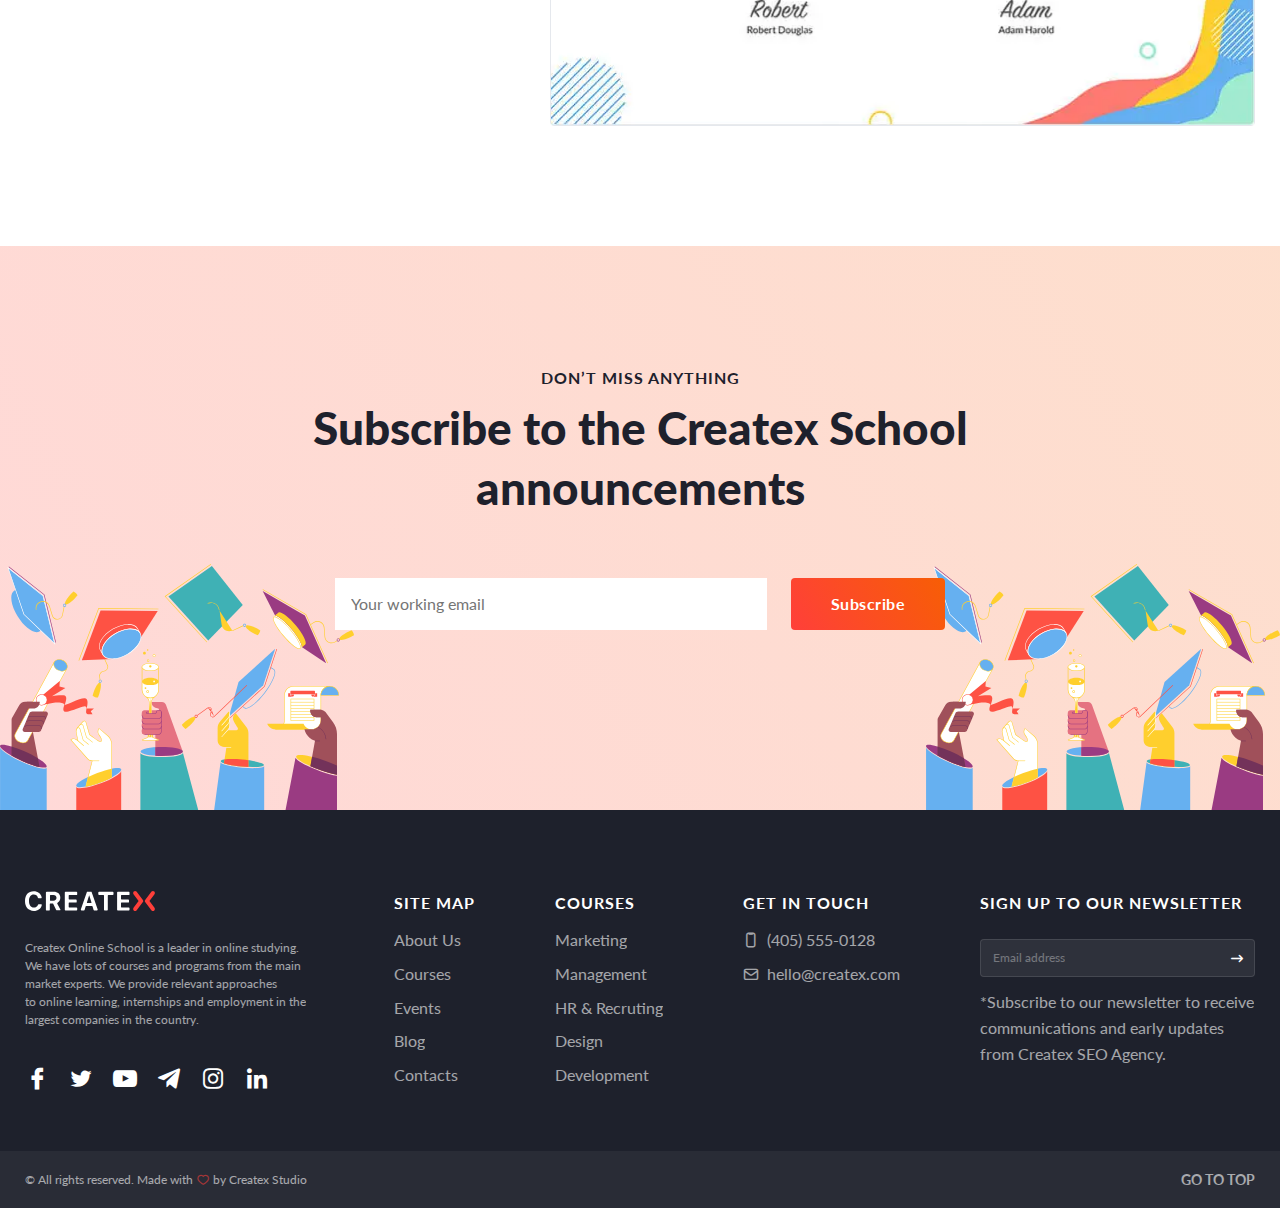
<file: courses.html>
<!DOCTYPE html>
<html lang="en">

<head>
	<title>Courses page</title>
	<meta charset="UTF-8">
	<meta name="format-detection" content="telephone=no">
	<!-- <style>body{opacity: 0;}</style> -->
	<link rel="stylesheet" href="css/style.min.css?_v=20230112225042">
	<link rel="shortcut icon" href="favicon.ico">
	<!-- <meta name="robots" content="noindex, nofollow"> -->
	<meta name="viewport" content="width=device-width, initial-scale=1.0">
</head>

<body>
	<div class="wrapper">
		<header class="header">
			<div class="header__container">
				<a href="#" class="header__logo"><img src="img/logo/logo.svg" alt="Logo"></a>
				<div class="header__menu menu">
					<nav class="menu__body">
						<ul class="menu__list">
							<li class="menu__item"><a href="#" class="menu__link">About Us</a></li>
							<li class="menu__item"><a href="#" class="menu__link">Courses</a></li>
							<li class="menu__item"><a href="#" class="menu__link">Events</a></li>
							<li class="menu__item"><a href="#" class="menu__link">Blog</a></li>
							<li class="menu__item"><a href="#" class="menu__link">Contacts</a></li>
						</ul>
					</nav>
				</div>
				<div class="header__actions actions-header">
					<a href="#" data-da=".menu__body,767.98" class="actions-header__button button"><span>Get consultation</span></a>
					<a href="#" class="actions-header__auth _icon-profile"><span>Log in / Register</span></a>
					<button type="button" class="menu__icon icon-menu"><span></span></button>
				</div>
			</div>
		</header>
		<main class="courses">
			<section class="courses__our-courses our-courses-block">
				<div class="our-courses-block__container">
					<div class="our-courses-block__heading">
						<h3 class="our-courses-block__subtitle subtitle">Enjoy your studying!</h3>
						<h2 class="our-courses-block__title title">Our online courses</h2>
					</div>
					<nav class="our-courses__menu menu-courses">
						<ul class="menu-courses__list">
							<li class="menu-courses__item active" data-id="all">All<sup>17</sup></li>
							<li class="menu-courses__item" data-id="marketing">Marketing<sup>4</sup></li>
							<li class="menu-courses__item" data-id="management">Management<sup>3</sup></li>
							<li class="menu-courses__item" data-id="hr">HR & Recruting<sup>5</sup></li>
							<li class="menu-courses__item" data-id="design">Design<sup>2</sup></li>
							<li class="menu-courses__item" data-id="development">Development<sup>3</sup></li>
						</ul>
						<div class="menu-courses__search">
							<input autocomplete="off" type="text" placeholder="Search course..." class="menu-courses__input input">
							<span class="menu-courses__icon _icon-search"></span>
						</div>
					</nav>
					<div class="our-courses-block__cards card-courses">
						<article class="card-courses__item _marketing">
							<a class="card-courses__img-ibg" href="#">
								<picture><source srcset="img/courses/our-courses/01.webp" type="image/webp"><img src="img/courses/our-courses/01.jpg" alt="Jerome-Bell"></picture>
							</a>
							<div class="card-courses__content">
								<a class="card-courses__link card__link card__link--green" href="#">Marketing</a>
								<h3 class="card-courses__title">The Ultimate Google Ads Training Course</h3>
								<div class="card-courses__value value">
									<div class="value__price">$100</div>
									<div class="value__text">| by Jerome Bell</div>
								</div>
							</div>
						</article>
						<article class="card-courses__item _management">
							<a class="card-courses__img-ibg" href="#">
								<picture><source srcset="img/courses/our-courses/02.webp" type="image/webp"><img src="img/courses/our-courses/02.jpg" alt="Marvin-McKinney"></picture>
							</a>
							<div class="card-courses__content">
								<a class="card-courses__link card__link card__link--blue" href="#">Management</a>
								<h3 class="card-courses__title">Product Management Fundamentals</h3>
								<div class="card-courses__value value">
									<div class="value__price">$480</div>
									<div class="value__text">| by Marvin McKinney</div>
								</div>
							</div>
						</article>
						<article class="card-courses__item _hr">
							<a class="card-courses__img-ibg" href="#">
								<picture><source srcset="img/courses/our-courses/03.webp" type="image/webp"><img src="img/courses/our-courses/03.jpg" alt="Leslie-Alexander-Li"></picture>
							</a>
							<div class="card-courses__content">
								<a class="card-courses__link card__link card__link--orange" href="#">HR & Recruting</a>
								<h3 class="card-courses__title">HR Management and Analytics</h3>
								<div class="card-courses__value value">
									<div class="value__price">$200</div>
									<div class="value__text">| by Leslie Alexander Li</div>
								</div>
							</div>
						</article>
						<article class="card-courses__item _marketing">
							<a class="card-courses__img-ibg" href="#">
								<picture><source srcset="img/courses/our-courses/04.webp" type="image/webp"><img src="img/courses/our-courses/04.jpg" alt="Kristin-Watson"></picture>
							</a>
							<div class="card-courses__content">
								<a class="card-courses__link card__link card__link--green" href="#">Marketing</a>
								<h3 class="card-courses__title">Brand Management & PR Communications</h3>
								<div class="card-courses__value value">
									<div class="value__price">$200</div>
									<div class="value__text">| by Kristin Watson</div>
								</div>
							</div>
						</article>
						<article class="card-courses__item _design">
							<a class="card-courses__img-ibg" href="#">
								<picture><source srcset="img/courses/our-courses/05.webp" type="image/webp"><img src="img/courses/our-courses/05.jpg" alt="Guy-Hawkins"></picture>
							</a>
							<div class="card-courses__content">
								<a class="card-courses__link card__link card__link--red" href="#">Design</a>
								<h3 class="card-courses__title">Graphic Design Basic</h3>
								<div class="card-courses__value value">
									<div class="value__price">$500</div>
									<div class="value__text">| by Guy Hawkins</div>
								</div>
							</div>
						</article>
						<article class="card-courses__item _management">
							<a class="card-courses__img-ibg" href="#">
								<picture><source srcset="img/courses/our-courses/06.webp" type="image/webp"><img src="img/courses/our-courses/06.jpg" alt="Dianne-Russell"></picture>
							</a>
							<div class="card-courses__content">
								<a class="card-courses__link card__link card__link--blue" href="#">Management</a>
								<h3 class="card-courses__title">Business Development Management</h3>
								<div class="card-courses__value value">
									<div class="value__price">$400</div>
									<div class="value__text">| by Dianne Russell</div>
								</div>
							</div>
						</article>
						<article class="card-courses__item _development">
							<a class="card-courses__img-ibg" href="#">
								<picture><source srcset="img/courses/our-courses/07.webp" type="image/webp"><img src="img/courses/our-courses/07.jpg" alt="Brooklyn-Simmons"></picture>
							</a>
							<div class="card-courses__content">
								<a class="card-courses__link card__link card__link--violet" href="#">Development</a>
								<h3 class="card-courses__title">Highload Software Architecture</h3>
								<div class="card-courses__value value">
									<div class="value__price">$600</div>
									<div class="value__text">| by Brooklyn Simmons</div>
								</div>
							</div>
						</article>
						<article class="card-courses__item _hr">
							<a class="card-courses__img-ibg" href="#">
								<picture><source srcset="img/courses/our-courses/08.webp" type="image/webp"><img src="img/courses/our-courses/08.jpg" alt="Kathryn-Murphy"></picture>
							</a>
							<div class="card-courses__content">
								<a class="card-courses__link card__link card__link--orange" href="#">HR & Recruting</a>
								<h3 class="card-courses__title">Human Resources – Selection and Recruitment</h3>
								<div class="card-courses__value value">
									<div class="value__price">$400</div>
									<div class="value__text">| by Kathryn Murphy</div>
								</div>
							</div>
						</article>
						<article class="card-courses__item _design">
							<a class="card-courses__img-ibg" href="#">
								<picture><source srcset="img/courses/our-courses/09.webp" type="image/webp"><img src="img/courses/our-courses/09.jpg" alt="Cody-Fisher"></picture>
							</a>
							<div class="card-courses__content">
								<a class="card-courses__link card__link card__link--red" href="#">Design</a>
								<h3 class="card-courses__title">User Experience. Human-centered Design</h3>
								<div class="card-courses__value value">
									<div class="value__price">$240</div>
									<div class="value__text">| by Cody Fisher</div>
								</div>
							</div>
						</article>
						<article class="card-courses__item _marketing">
							<a class="card-courses__img-ibg" href="#">
								<picture><source srcset="img/courses/our-courses/01.webp" type="image/webp"><img src="img/courses/our-courses/01.jpg" alt="Jerome-Bell"></picture>
							</a>
							<div class="card-courses__content">
								<a class="card-courses__link card__link card__link--green" href="#">Marketing</a>
								<h3 class="card-courses__title">The Ultimate Google Ads Training Course</h3>
								<div class="card-courses__value value">
									<div class="value__price">$100</div>
									<div class="value__text">| by Jerome Bell</div>
								</div>
							</div>
						</article>
						<article class="card-courses__item _hr">
							<a class="card-courses__img-ibg" href="#">
								<picture><source srcset="img/courses/our-courses/03.webp" type="image/webp"><img src="img/courses/our-courses/03.jpg" alt="Leslie-Alexander-Li"></picture>
							</a>
							<div class="card-courses__content">
								<a class="card-courses__link card__link card__link--orange" href="#">HR & Recruting</a>
								<h3 class="card-courses__title">HR Management and Analytics</h3>
								<div class="card-courses__value value">
									<div class="value__price">$200</div>
									<div class="value__text">| by Leslie Alexander Li</div>
								</div>
							</div>
						</article>
						<article class="card-courses__item _development">
							<a class="card-courses__img-ibg" href="#">
								<picture><source srcset="img/courses/our-courses/07.webp" type="image/webp"><img src="img/courses/our-courses/07.jpg" alt="Brooklyn-Simmons"></picture>
							</a>
							<div class="card-courses__content">
								<a class="card-courses__link card__link card__link--violet" href="#">Development</a>
								<h3 class="card-courses__title">Highload Software Architecture</h3>
								<div class="card-courses__value value">
									<div class="value__price">$600</div>
									<div class="value__text">| by Brooklyn Simmons</div>
								</div>
							</div>
						</article>
						<article class="card-courses__item _management">
							<a class="card-courses__img-ibg" href="#">
								<picture><source srcset="img/courses/our-courses/02.webp" type="image/webp"><img src="img/courses/our-courses/02.jpg" alt="Marvin-McKinney"></picture>
							</a>
							<div class="card-courses__content">
								<a class="card-courses__link card__link card__link--blue" href="#">Management</a>
								<h3 class="card-courses__title">Product Management Fundamentals</h3>
								<div class="card-courses__value value">
									<div class="value__price">$480</div>
									<div class="value__text">| by Marvin McKinney</div>
								</div>
							</div>
						</article>
						<article class="card-courses__item _hr">
							<a class="card-courses__img-ibg" href="#">
								<picture><source srcset="img/courses/our-courses/08.webp" type="image/webp"><img src="img/courses/our-courses/08.jpg" alt="Kathryn-Murphy"></picture>
							</a>
							<div class="card-courses__content">
								<a class="card-courses__link card__link card__link--orange" href="#">HR & Recruting</a>
								<h3 class="card-courses__title">Human Resources – Selection and Recruitment</h3>
								<div class="card-courses__value value">
									<div class="value__price">$400</div>
									<div class="value__text">| by Kathryn Murphy</div>
								</div>
							</div>
						</article>
						<article class="card-courses__item _marketing">
							<a class="card-courses__img-ibg" href="#">
								<picture><source srcset="img/courses/our-courses/04.webp" type="image/webp"><img src="img/courses/our-courses/04.jpg" alt="Kristin-Watson"></picture>
							</a>
							<div class="card-courses__content">
								<a class="card-courses__link card__link card__link--green" href="#">Marketing</a>
								<h3 class="card-courses__title">Brand Management & PR Communications</h3>
								<div class="card-courses__value value">
									<div class="value__price">$200</div>
									<div class="value__text">| by Kristin Watson</div>
								</div>
							</div>
						</article>
						<article class="card-courses__item _hr">
							<a class="card-courses__img-ibg" href="#">
								<picture><source srcset="img/courses/our-courses/08.webp" type="image/webp"><img src="img/courses/our-courses/08.jpg" alt="Kathryn-Murphy"></picture>
							</a>
							<div class="card-courses__content">
								<a class="card-courses__link card__link card__link--orange" href="#">HR & Recruting</a>
								<h3 class="card-courses__title">Human Resources – Selection and Recruitment</h3>
								<div class="card-courses__value value">
									<div class="value__price">$400</div>
									<div class="value__text">| by Kathryn Murphy</div>
								</div>
							</div>
						</article>
						<article class="card-courses__item _development">
							<a class="card-courses__img-ibg" href="#">
								<picture><source srcset="img/courses/our-courses/07.webp" type="image/webp"><img src="img/courses/our-courses/07.jpg" alt="Brooklyn-Simmons"></picture>
							</a>
							<div class="card-courses__content">
								<a class="card-courses__link card__link card__link--violet" href="#">Development</a>
								<h3 class="card-courses__title">Highload Software Architecture</h3>
								<div class="card-courses__value value">
									<div class="value__price">$600</div>
									<div class="value__text">| by Brooklyn Simmons</div>
								</div>
							</div>
						</article>
					</div>
					<button class="our-courses-block__btn _icon-convert">Load more</button>
				</div>
				<div class="our-courses-block__decor"></div>
			</section>
			<section class="courses__testimonials testimonials-block">
				<div class="testimonials-block__container">
					<div class="testimonials-block__heading">
						<h3 class="testimonials-block__subtitle subtitle">TESTIMONIALS</h3>
						<h2 class="testimonials-block__title title">What our students say</h2>
					</div>
					<div class="testimonials-block__slider swiper">
						<div class="testimonials-block__wrapper swiper-wrapper">
							<div class="testimonials-block__slide swiper-slide ">
								<article class="testimonials-block__item item-testimonials">
									<p class="item-testimonials__quote _icon-braces">Lorem ipsum dolor sit amet, consectetur adipiscing elit. Justo, amet lectus quam viverra mus lobortis fermentum amet, eu. Pulvinar eu sed purus facilisi. Vitae id turpis tempus ornare turpis quis non. Congue tortor in euismod vulputate etiam eros. Pulvinar neque pharetra arcu diam maecenas diam integer in.</p>
									<div class="item-testimonials__user user-profil">
										<div class="user-profil__ava">
											<picture><source srcset="img/testimonials/01.webp" type="image/webp"><img src="img/testimonials/01.jpg" alt="photo"></picture>
										</div>
										<div class="user-profil__info">
											<h4 class="user-profil__name">Eleanor Pena</h4>
											<p class="user-profil__position">Position, Course</p>
										</div>
									</div>
								</article>
							</div>
							<div class="testimonials-block__slide swiper-slide ">
								<article class="testimonials-block__item item-testimonials">
									<p class="item-testimonials__quote _icon-braces">Lorem ipsum dolor sit amet, consectetur adipiscing elit. Justo, amet lectus quam viverra mus lobortis fermentum amet, eu. Pulvinar eu sed purus facilisi. Vitae id turpis tempus ornare turpis quis non. Congue tortor in euismod vulputate etiam eros. Pulvinar neque pharetra arcu diam maecenas diam integer in.</p>
									<div class="item-testimonials__user user-profil">
										<div class="user-profil__ava">
											<picture><source srcset="img/testimonials/01.webp" type="image/webp"><img src="img/testimonials/01.jpg" alt="photo"></picture>
										</div>
										<div class="user-profil__info">
											<h4 class="user-profil__name">Eleanor Pena</h4>
											<p class="user-profil__position">Position, Course</p>
										</div>
									</div>
								</article>
							</div>
							<div class="testimonials-block__slide swiper-slide ">
								<article class="testimonials-block__item item-testimonials">
									<p class="item-testimonials__quote _icon-braces">Lorem ipsum dolor sit amet, consectetur adipiscing elit. Justo, amet lectus quam viverra mus lobortis fermentum amet, eu. Pulvinar eu sed purus facilisi. Vitae id turpis tempus ornare turpis quis non. Congue tortor in euismod vulputate etiam eros. Pulvinar neque pharetra arcu diam maecenas diam integer in.</p>
									<div class="item-testimonials__user user-profil">
										<div class="user-profil__ava">
											<picture><source srcset="img/testimonials/01.webp" type="image/webp"><img src="img/testimonials/01.jpg" alt="photo"></picture>
										</div>
										<div class="user-profil__info">
											<h4 class="user-profil__name">Eleanor Pena</h4>
											<p class="user-profil__position">Position, Course</p>
										</div>
									</div>
								</article>
							</div>
							<div class="testimonials-block__slide swiper-slide ">
								<article class="testimonials-block__item item-testimonials">
									<p class="item-testimonials__quote _icon-braces">Lorem ipsum dolor sit amet, consectetur adipiscing elit. Justo, amet lectus quam viverra mus lobortis fermentum amet, eu. Pulvinar eu sed purus facilisi. Vitae id turpis tempus ornare turpis quis non. Congue tortor in euismod vulputate etiam eros. Pulvinar neque pharetra arcu diam maecenas diam integer in.</p>
									<div class="item-testimonials__user user-profil">
										<div class="user-profil__ava">
											<picture><source srcset="img/testimonials/01.webp" type="image/webp"><img src="img/testimonials/01.jpg" alt="photo"></picture>
										</div>
										<div class="user-profil__info">
											<h4 class="user-profil__name">Eleanor Pena</h4>
											<p class="user-profil__position">Position, Course</p>
										</div>
									</div>
								</article>
							</div>
							<div class="testimonials-block__slide swiper-slide ">
								<article class="testimonials-block__item item-testimonials">
									<p class="item-testimonials__quote _icon-braces">Lorem ipsum dolor sit amet, consectetur adipiscing elit. Justo, amet lectus quam viverra mus lobortis fermentum amet, eu. Pulvinar eu sed purus facilisi. Vitae id turpis tempus ornare turpis quis non. Congue tortor in euismod vulputate etiam eros. Pulvinar neque pharetra arcu diam maecenas diam integer in.</p>
									<div class="item-testimonials__user user-profil">
										<div class="user-profil__ava">
											<picture><source srcset="img/testimonials/01.webp" type="image/webp"><img src="img/testimonials/01.jpg" alt="photo"></picture>
										</div>
										<div class="user-profil__info">
											<h4 class="user-profil__name">Eleanor Pena</h4>
											<p class="user-profil__position">Position, Course</p>
										</div>
									</div>
								</article>
							</div>
						</div>
						<div class="testimonials-block__arows arows-testimonials">
							<div class="swiper-button-prev arows-testimonials__item _icon-arow"></div>
							<div class="swiper-button-next arows-testimonials__item _icon-arow"></div>
						</div>
					</div>
				</div>
			</section>
			<section class="courses__certificate cert-block">
				<div class="cert-block__container cert-courses-block__container">
					<article class="cert-block__content cert-courses-block__content">
						<div class="cert-block__heading">
							<h3 class="cert-block__subtitle subtitle">Createx Certificate</h3>
							<h2 class="cert-block__title title">Your expertise will be confirmed</h2>
						</div>
						<p class="cert-block__text">We are accredited by international professional organizations and institutes:</p>
						<div class="cert-block__organization org-block">
							<a class="org-block__item" href=""><img src="img/certificate/logo/1.svg" alt="logo"></a>
							<a class="org-block__item" href=""><img src="img/certificate/logo/2.svg" alt="logo"></a>
							<a class="org-block__item" href=""><img src="img/certificate/logo/3.svg" alt="logo"></a>
						</div>
					</article>
					<div class="cert-block__media cert-courses-block__media">
						<picture><source srcset="img/certificate/1.webp" type="image/webp"><img class="cert-block__img" src="img/certificate/1.jpg" alt="illustration"></picture>
					</div>
				</div>
			</section>
			<section class="courses__subscribe subscribe-block">
				<div class="subscribe-block__container">
					<div class="subscribe-block__body">
						<div class="subscribe-block__heading">
							<h3 class="subscribe-block__subtitle subtitle">Don’t miss anything</h3>
							<h2 class="subscribe-block__title title">Subscribe to the Createx School announcements</h2>
						</div>
						<form action="#" method="post" class="subscribe-block__form">
							<input autocomplete="off" type="text" name="form[]" data-error="Ошибка" placeholder="Your working email" class="input subscribe-block__input">
							<button type="submit" class="subscribe-block__btn button"><span>Subscribe</span></button>
						</form>
					</div>
				</div>
				<div class="subscribe-block__decor decor-subscribe">
					<div class="decor-subscribe__item decor-subscribe__item--1"></div>
					<div class="decor-subscribe__item decor-subscribe__item--2"></div>
				</div>
			</section>
		</main>
		<footer data-spollers="767.98,max" class="footer">
			<div class="footer__container">
				<div class="footer__column">
					<a href="#" class="footer__logo">
						<img src="img/footer/logo.svg" alt="logo">
					</a>
					<p class="footer__text">Createx Online School is a leader in online studying. We have lots of courses and programs from the main market experts. We provide relevant approaches to online learning, internships and employment in the largest companies in the country. </p>
					<div class="footer__social social">
						<a href="#" class="social__item _icon-facebook"></a>
						<a href="#" class="social__item _icon-twitter"></a>
						<a href="#" class="social__item _icon-youtube"></a>
						<a href="#" class="social__item _icon-telegram"></a>
						<a href="#" class="social__item _icon-instagram"></a>
						<a href="#" class="social__item _icon-linkedin"></a>
					</div>
				</div>
				<div class="footer__column">
					<button type="button" data-spoller class="footer__title  _icon-input">SITE MAP</button>
					<nav class="footer__menu menu-footer">
						<ul class="menu-footer__list">
							<li class="menu-footer__item"><a href="" class="menu-footer__link">About Us</a></li>
							<li class="menu-footer__item"><a href="" class="menu-footer__link">Courses</a></li>
							<li class="menu-footer__item"><a href="" class="menu-footer__link">Events</a></li>
							<li class="menu-footer__item"><a href="" class="menu-footer__link">Blog</a></li>
							<li class="menu-footer__item"><a href="" class="menu-footer__link">Contacts</a></li>
						</ul>
					</nav>
				</div>
				<div class="footer__column">
					<button type="button" data-spoller class="footer__title _icon-input">COURSES</button>
					<nav class="footer__menu menu-footer">
						<ul class="menu-footer__list">
							<li class="menu-footer__item"><a href="" class="menu-footer__link">Marketing</a></li>
							<li class="menu-footer__item"><a href="" class="menu-footer__link">Management</a></li>
							<li class="menu-footer__item"><a href="" class="menu-footer__link">HR & Recruting</a></li>
							<li class="menu-footer__item"><a href="" class="menu-footer__link">Design</a></li>
							<li class="menu-footer__item"><a href="" class="menu-footer__link">Development</a></li>
						</ul>
					</nav>
				</div>
				<div class="footer__column">
					<button type="button" data-spoller class="footer__title _icon-input">Get in touch</button>
					<div class="footer__contacts contacts-footer">
						<div class="contacts-footer__body">
							<a href="tel:4055550128" class="contacts-footer__value _icon-phone">(405) 555-0128</a>
							<a href="mailto:name@gmail.com" class="contacts-footer__value _icon-mail">hello@createx.com</a>
						</div>
					</div>
				</div>
				<div class="footer__column">
					<h4 class="footer__title">SIGN UP TO OUR NEWSLETTER</h4>
					<form action="#" method="post" class="footer__form">
						<input autocomplete="off" type="text" name="form[e-mail]" placeholder="Email address" class="footer__input input" id="footer-input">
						<a href="#" class="footer__btn"><span class="footer-icon _icon-arow"></span> </a>
						<label class="footer__label" for="footer-input">*Subscribe to our newsletter to receive communications and early updates from Createx SEO Agency.</label>
					</form>
				</div>
			</div>
			<div class="footer__copyright copy-footer">
				<div class="copy-footer__container">
					<div class="copy-footer__text">© All rights reserved. Made with <span class="copy-footer__icon _icon-heart"></span>by Createx Studio </div>
					<div class="copy-footer__label">GO TO TOP</div>
				</div>
			</div>
		</footer>
	</div>
	<script src="js/app.min.js?_v=20230112225042"></script>
	<!-- <div id="popup" aria-hidden="true" class="popup">
	<div class="popup__wrapper">
		<div class="popup__content">
			<button data-close type="button" class="popup__close">Закрити</button>
			<div class="popup__text">
				Text
			</div>
		</div>
	</div>
</div> -->
</body>

</html>
</file>
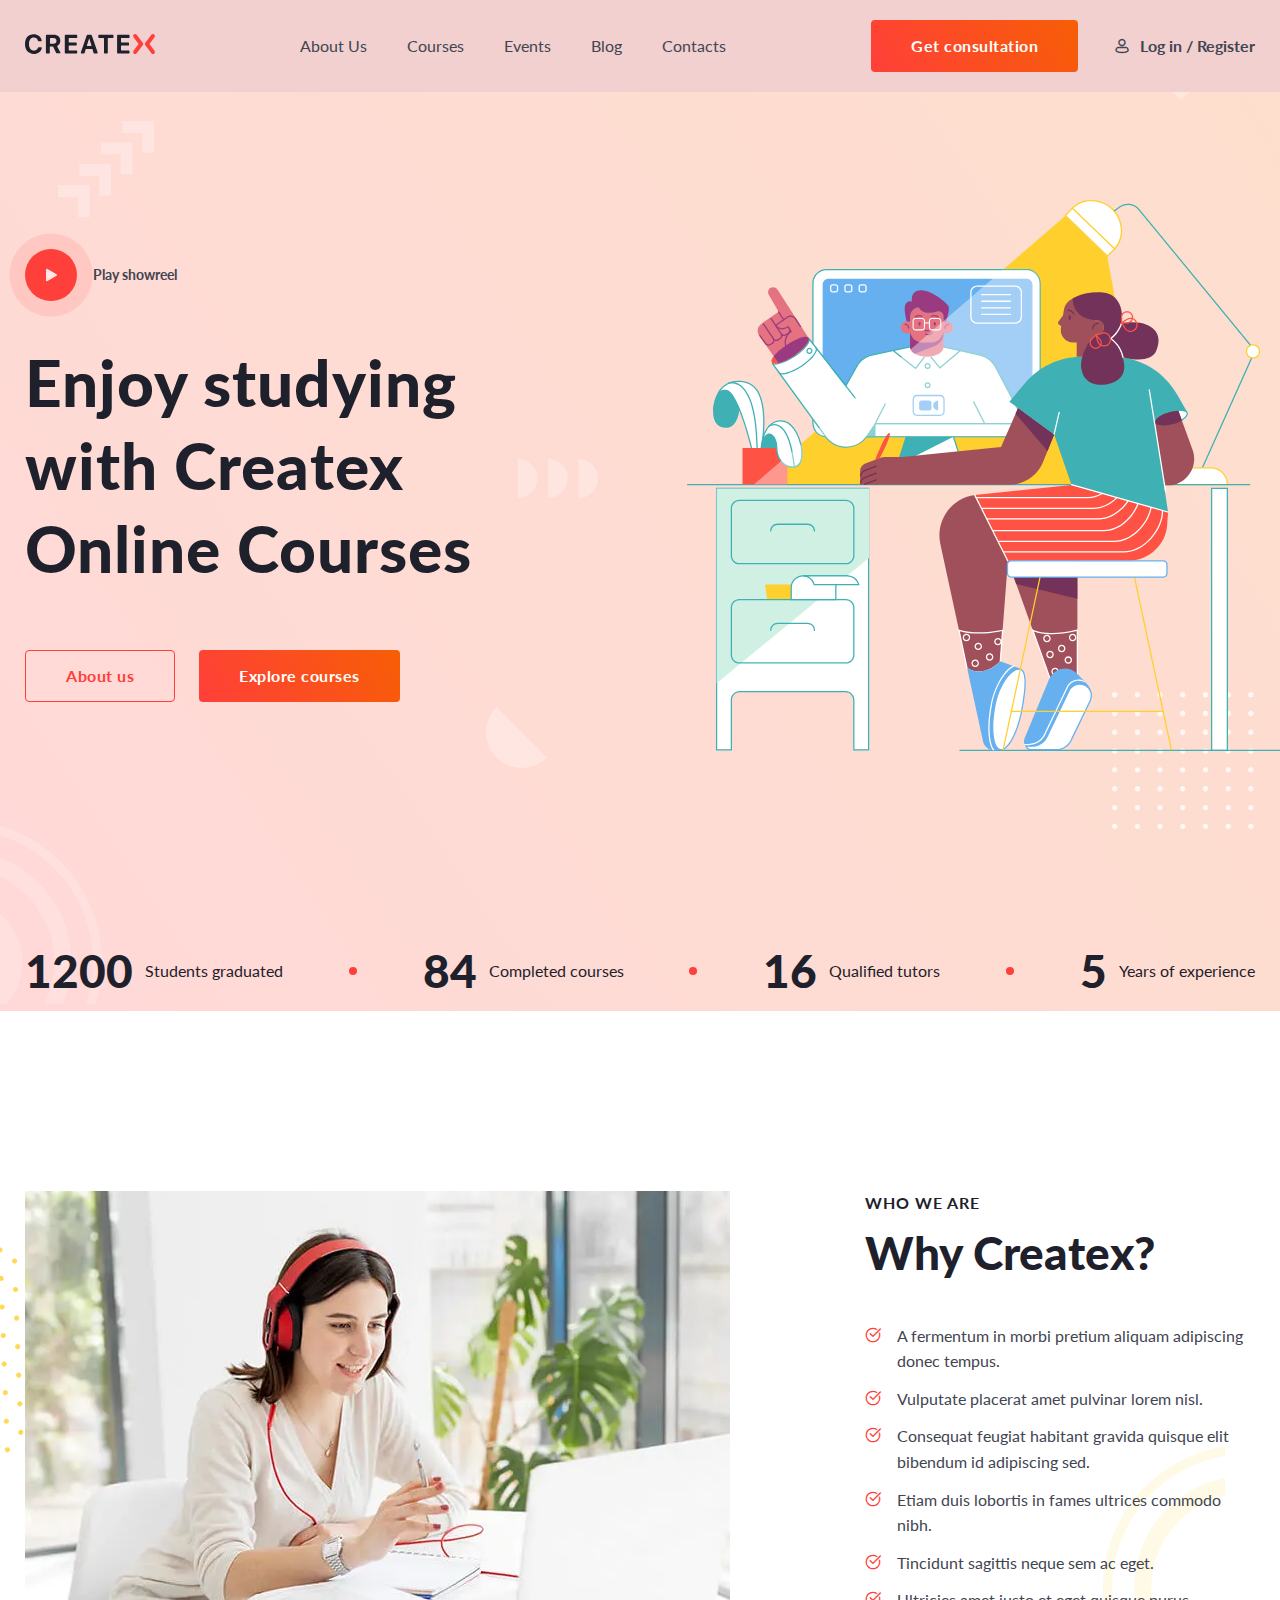
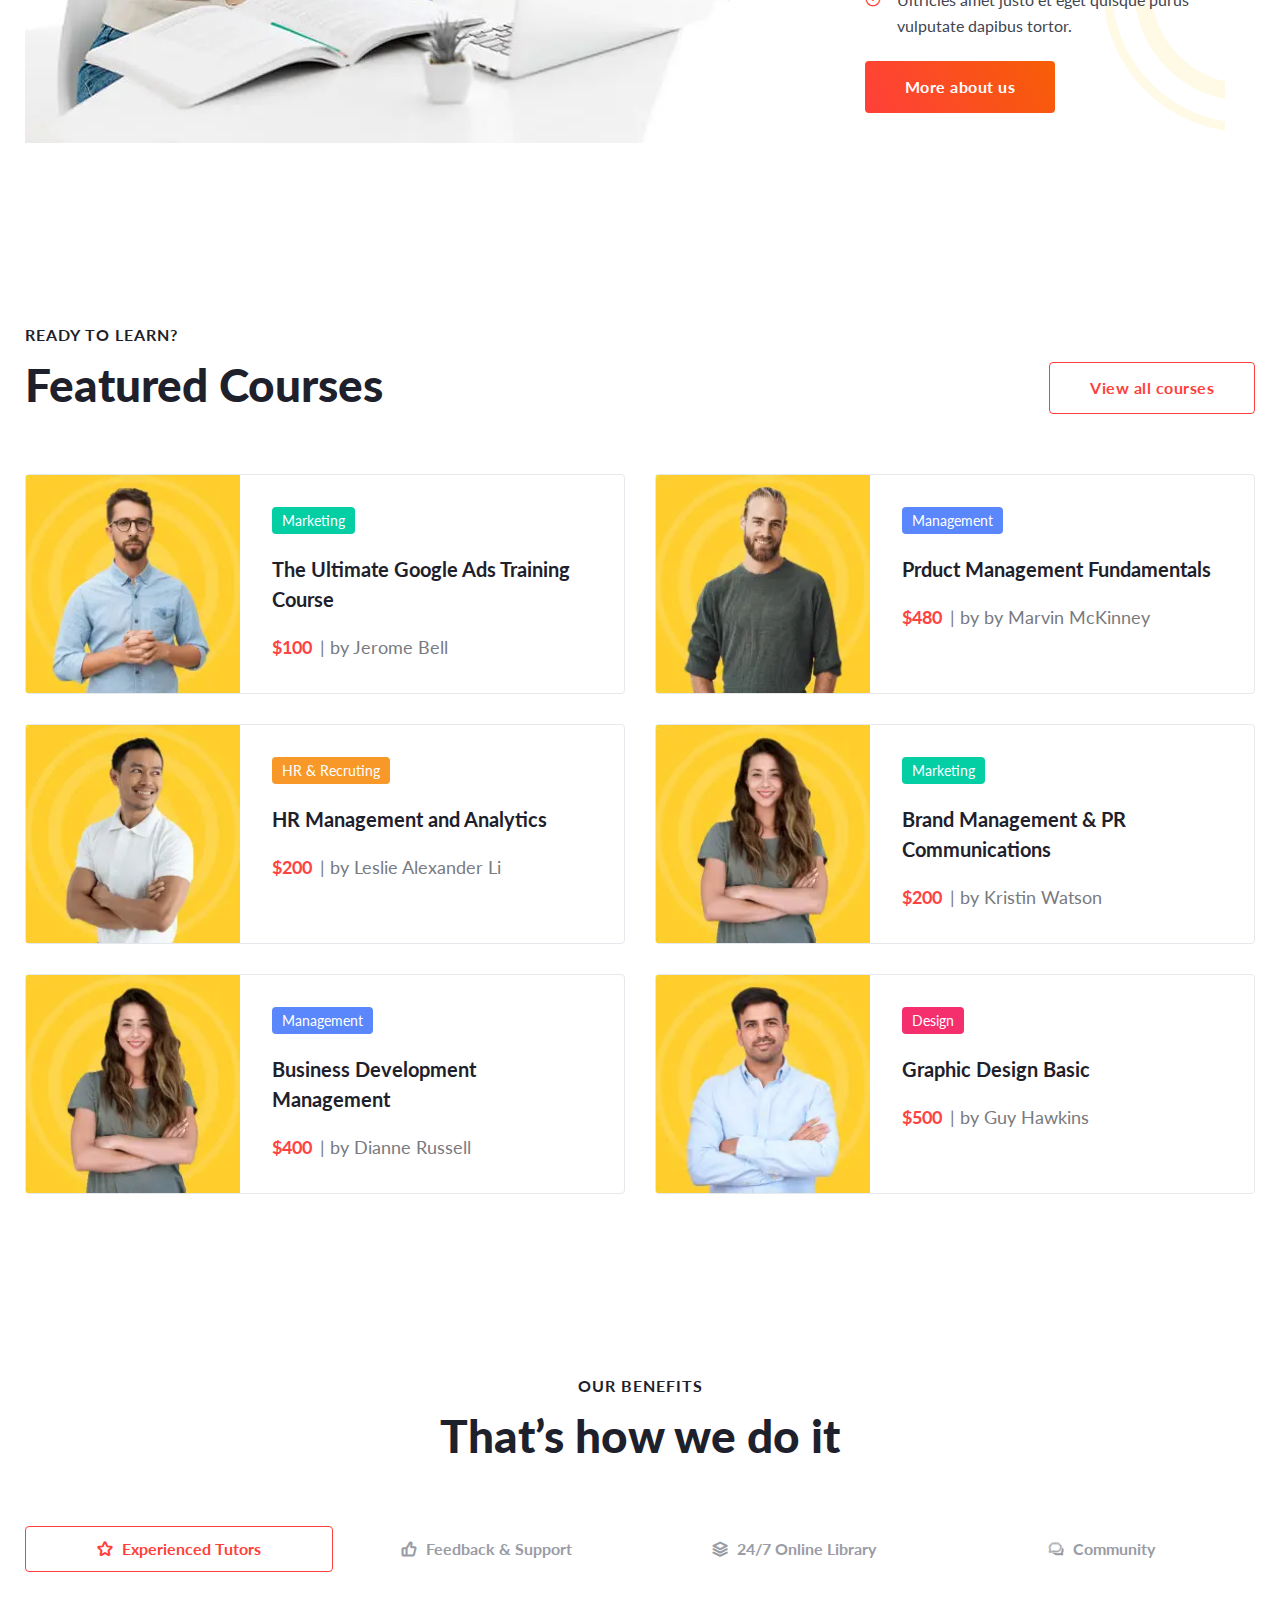
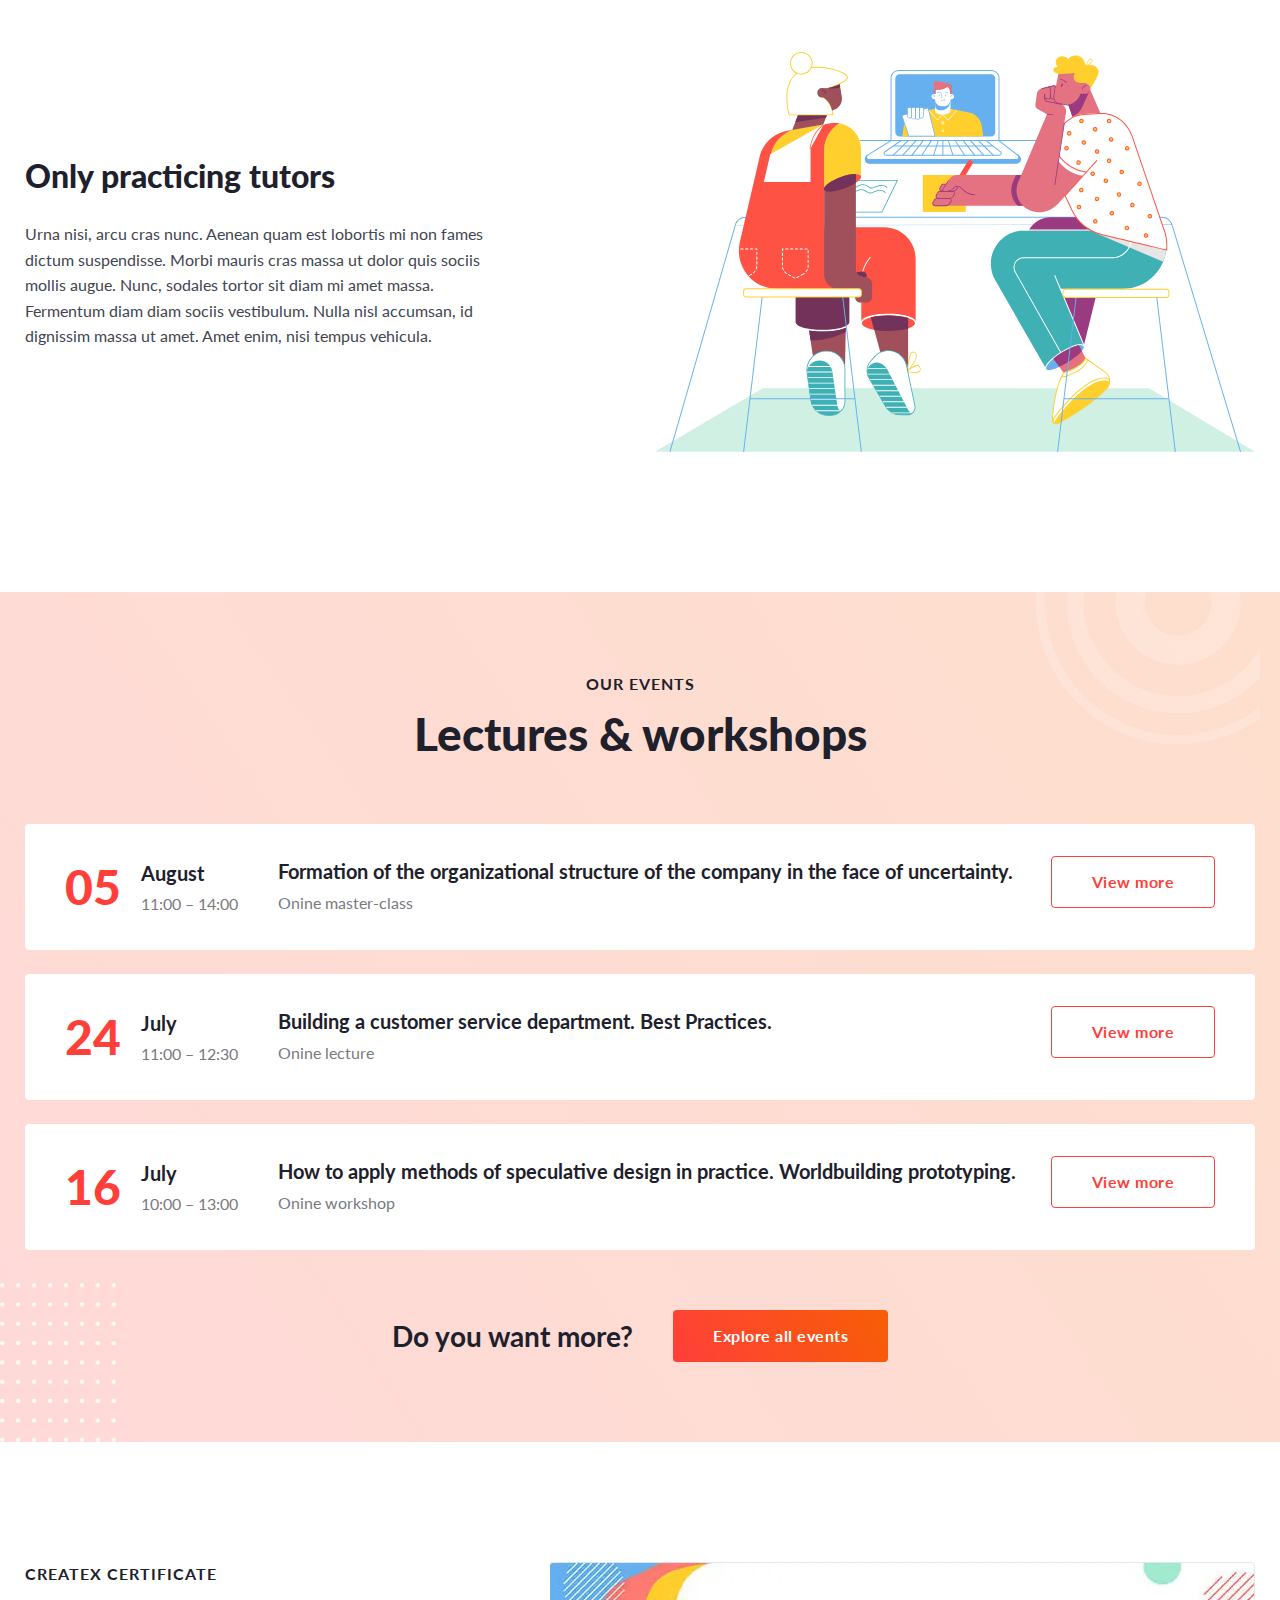
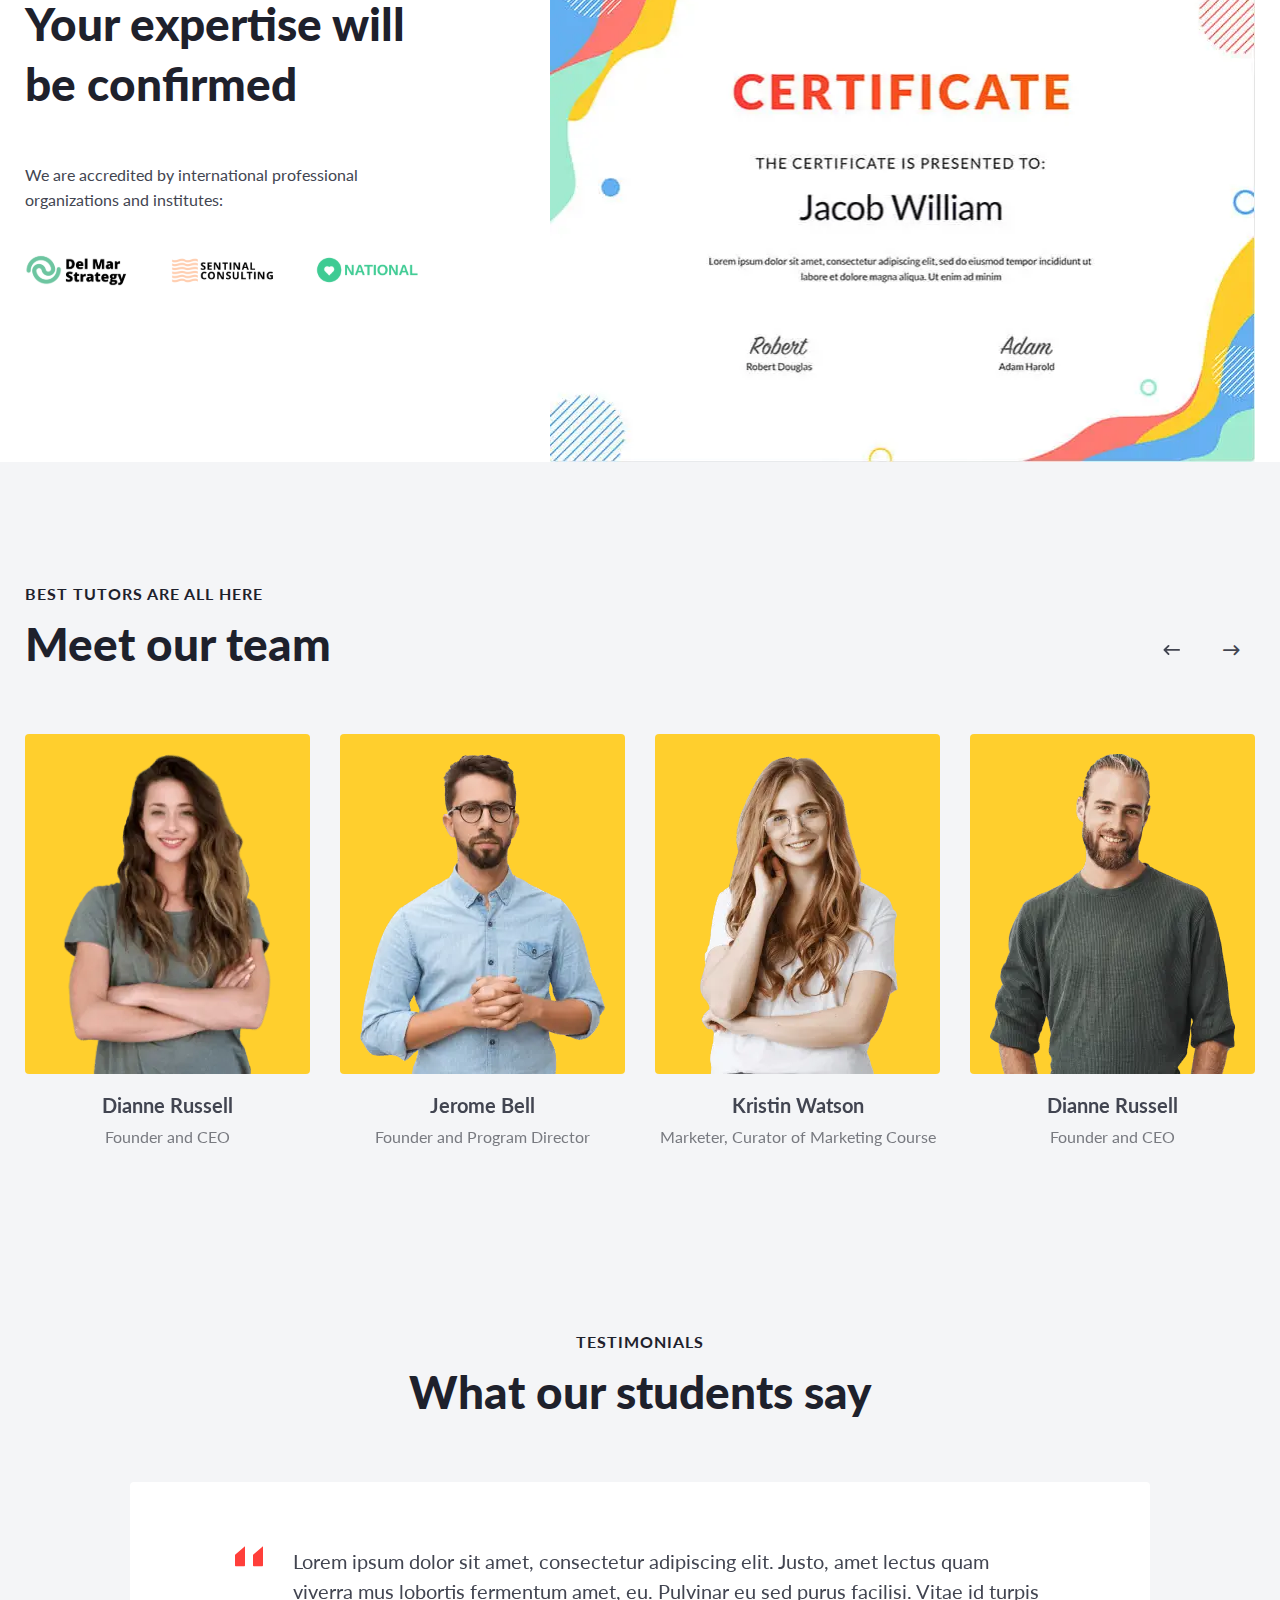
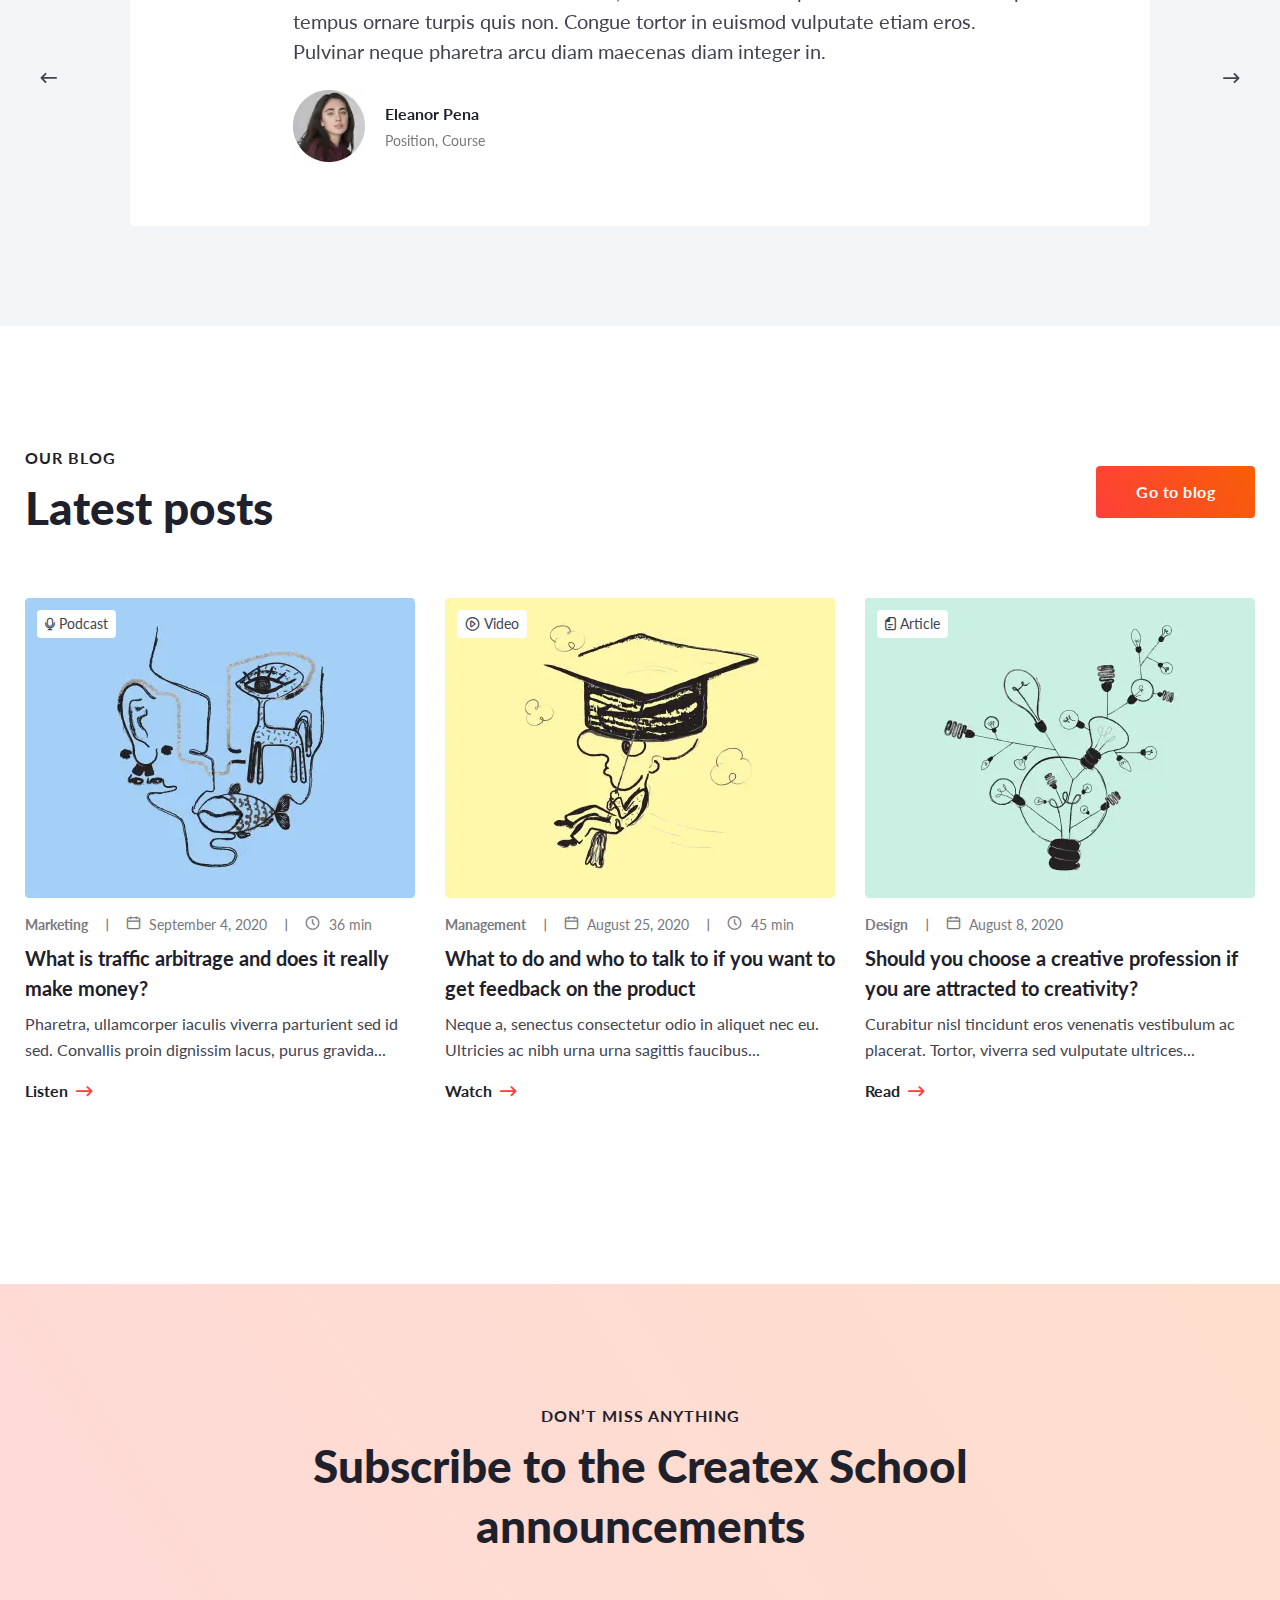
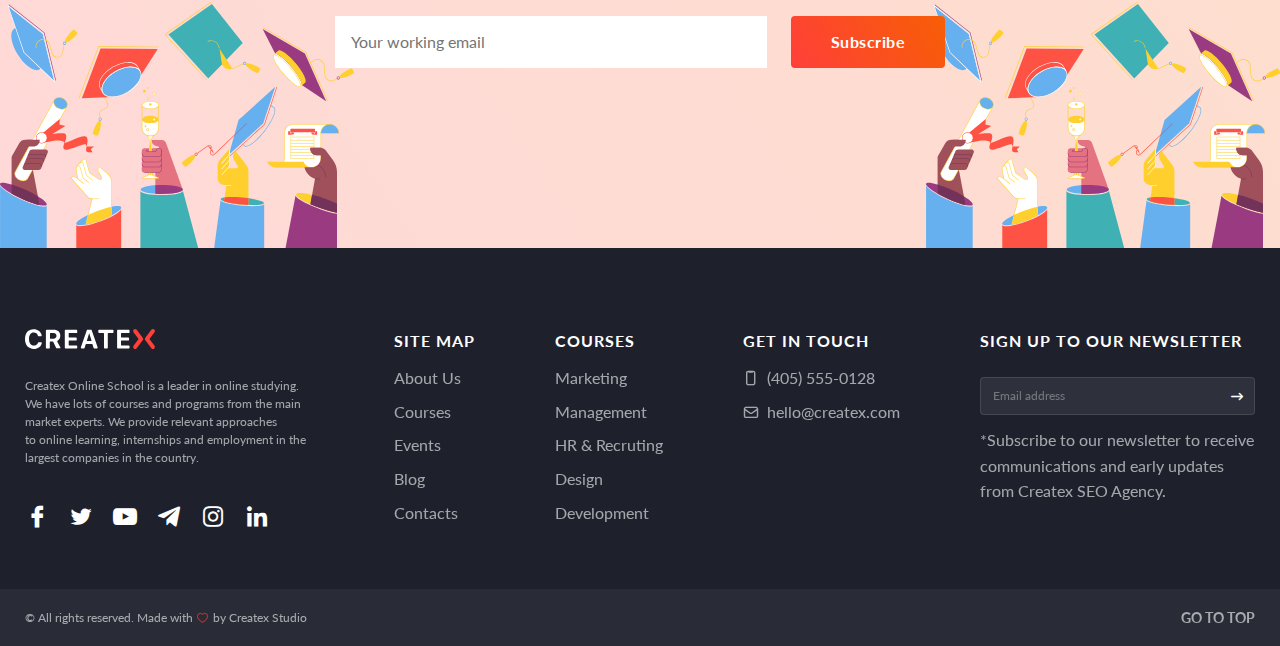
<file: home.html>
<!DOCTYPE html>
<html lang="en">

<head>
	<title>HomePage</title>
	<meta charset="UTF-8">
	<meta name="format-detection" content="telephone=no">
	<!-- <style>body{opacity: 0;}</style> -->
	<link rel="stylesheet" href="css/style.min.css?_v=20230112225042">
	<link rel="shortcut icon" href="favicon.ico">
	<!-- <meta name="robots" content="noindex, nofollow"> -->
	<meta name="viewport" content="width=device-width, initial-scale=1.0">
</head>

<body>
	<div class="wrapper">
		<header class="header">
			<div class="header__container">
				<a href="#" class="header__logo"><img src="img/logo/logo.svg" alt="Logo"></a>
				<div class="header__menu menu">
					<nav class="menu__body">
						<ul class="menu__list">
							<li class="menu__item"><a href="#" class="menu__link">About Us</a></li>
							<li class="menu__item"><a href="#" class="menu__link">Courses</a></li>
							<li class="menu__item"><a href="#" class="menu__link">Events</a></li>
							<li class="menu__item"><a href="#" class="menu__link">Blog</a></li>
							<li class="menu__item"><a href="#" class="menu__link">Contacts</a></li>
						</ul>
					</nav>
				</div>
				<div class="header__actions actions-header">
					<a href="#" data-da=".menu__body,767.98" class="actions-header__button button"><span>Get consultation</span></a>
					<a href="#" class="actions-header__auth _icon-profile"><span>Log in / Register</span></a>
					<button type="button" class="menu__icon icon-menu"><span></span></button>
				</div>
			</div>
		</header>
		<main class="page">
			<section class="page__main main-block">
				<div class="main-block__container">
					<div class="main-block__body body-main">
						<div class="body-main__content">
							<a href="" class="body-main__play">Play showreel</a>
							<h1 class="body-main__title">Enjoy studying with Createx Online Courses</h1>
							<div class="body-main__actions">
								<a href="" class="body-main__button button button--border"><span>About us</span></a>
								<a href="" class="body-main__button button"><span>Explore courses</span></a>
							</div>
						</div>
						<div class="body-main__media">
							<img class="body-main__image" src="img/main/illustration.svg" alt="illustration">
						</div>
					</div>
					<div class="main-block__advantages advantages-main">
						<div class="advantages-main__item item-advantages">
							<div class="item-advantages__value">1200</div>
							<div class="item-advantages__text">Students graduated</div>
						</div>
						<div class="advantages-main__circle"></div>
						<div class="advantages-main__item item-advantages">
							<div class="item-advantages__value">84</div>
							<div class="item-advantages__text">Completed courses</div>
						</div>
						<div class="advantages-main__circle"></div>
						<div class="advantages-main__item item-advantages">
							<div class="item-advantages__value">16</div>
							<div class="item-advantages__text">Qualified tutors</div>
						</div>
						<div class="advantages-main__circle"></div>
						<div class="advantages-main__item item-advantages">
							<div class="item-advantages__value">5</div>
							<div class="item-advantages__text">Years of experience</div>
						</div>
					</div>
				</div>
				<div class="main-block__decor decor-main">
					<div class="decor-main__item decor-main__item--1"></div>
					<div class="decor-main__item decor-main__item--2"></div>
					<div class="decor-main__item decor-main__item--3"></div>
					<div class="decor-main__item decor-main__item--4"></div>
					<div class="decor-main__item decor-main__item--5"></div>
					<div class="decor-main__item decor-main__item--6"></div>
				</div>
			</section>
			<section class="page__why why-block">
				<div class="why-block__container">
					<div class="why-block__body body-why">
						<div class="body-why__media">
							<picture><source srcset="img/why/1.webp" type="image/webp"><img class="body-why__img" src="img/why/1.jpg" alt="Picture"></picture>
						</div>
						<article class="body-why__content">
							<div class="body-why__heading heading-body">
								<h3 class="heading-body__subtitle subtitle">Who we are</h3>
								<h2 class="heading-body__title title">Why Createx?</h2>
							</div>
							<ul class="body-why__list list">
								<li class="body-why__item list--item _icon-check">A fermentum in morbi pretium aliquam adipiscing donec tempus.</li>
								<li class="body-why__item list--item _icon-check">Vulputate placerat amet pulvinar lorem nisl.</li>
								<li class="body-why__item list--item _icon-check">Consequat feugiat habitant gravida quisque elit bibendum id adipiscing sed.</li>
								<li class="body-why__item list--item _icon-check">Etiam duis lobortis in fames ultrices commodo nibh.</li>
								<li class="body-why__item list--item _icon-check">Tincidunt sagittis neque sem ac eget.</li>
								<li class="body-why__item list--item _icon-check">Ultricies amet justo et eget quisque purus vulputate dapibus tortor.</li>
							</ul>
							<button class="body-why__btn button"><span>More about us</span></button>
						</article>
					</div>
				</div>
				<div class="why-block__decor decor-why">
					<div class="decor-why__item decor-why__item--1"></div>
					<div class="decor-why__item decor-why__item--2"></div>
				</div>
			</section>
			<section class="page__featured featured-block">
				<div class="featured-block__container">
					<div class="featured-block__content">
						<div class="featured-block__heading">
							<h3 class="featured-block__subtitle subtitle">Ready to learn?</h3>
							<h2 class="featured-block__title title">Featured Courses</h2>
						</div>
						<button class="featured-block__button button button--border"><span>View all courses</span></button>
					</div>
					<div class="featured-block__cards card-featured">
						<article class="card-featured__item">
							<a class="card-featured__img" href="#">
								<picture><source srcset="img/featured/1.webp" type="image/webp"><img src="img/featured/1.jpg" alt="Jerome-Bell"></picture>
							</a>
							<div class="card-featured__content">
								<a class="card-featured__link card__link card__link--green" href="#">Marketing</a>
								<h3 class="card-featured__title">The Ultimate Google Ads Training Course</h3>
								<div class="card-featured__value value">
									<div class="value__price">$100</div>
									<div class="value__text">| by Jerome Bell</div>
								</div>
							</div>
						</article>
						<article class="card-featured__item">
							<a class="card-featured__img" href="#">
								<picture><source srcset="img/featured/2.webp" type="image/webp"><img src="img/featured/2.jpg" alt=" Marvin-McKinney"></picture>
							</a>
							<div class="card-featured__content">
								<a class="card-featured__link card__link card__link--blue" href="#">Management</a>
								<h3 class="card-featured__title">Prduct Management Fundamentals</h3>
								<div class="card-featured__value value">
									<div class="value__price">$480</div>
									<div class="value__text">| by by Marvin McKinney</div>
								</div>
							</div>
						</article>
						<article class="card-featured__item">
							<a class="card-featured__img" href="#">
								<picture><source srcset="img/featured/3.webp" type="image/webp"><img src="img/featured/3.jpg" alt="Alexander-Li"></picture>
							</a>
							<div class="card-featured__content">
								<a class="card-featured__link card__link card__link--orange" href="#">HR & Recruting</a>
								<h3 class="card-featured__title">HR Management and Analytics</h3>
								<div class="card-featured__value value">
									<div class="value__price">$200</div>
									<div class="value__text">| by Leslie Alexander Li</div>
								</div>
							</div>
						</article>
						<article class="card-featured__item">
							<a class="card-featured__img" href="#">
								<picture><source srcset="img/featured/5.webp" type="image/webp"><img src="img/featured/5.jpg" alt="Kristin-Watson"></picture>
							</a>
							<div class="card-featured__content">
								<a class="card-featured__link card__link card__link--green" href="#">Marketing</a>
								<h3 class="card-featured__title">Brand Management & PR Communications</h3>
								<div class="card-featured__value value">
									<div class="value__price">$200</div>
									<div class="value__text">| by Kristin Watson</div>
								</div>
							</div>
						</article>
						<article class="card-featured__item">
							<a class="card-featured__img" href="#">
								<picture><source srcset="img/featured/5.webp" type="image/webp"><img src="img/featured/5.jpg" alt="Dianne-Russell"></picture>
							</a>
							<div class="card-featured__content">
								<a class="card-featured__link card__link card__link--blue" href="#">Management</a>
								<h3 class="card-featured__title">Business Development Management</h3>
								<div class="card-featured__value value">
									<div class="value__price">$400</div>
									<div class="value__text">| by Dianne Russell</div>
								</div>
							</div>
						</article>
						<article class="card-featured__item">
							<a class="card-featured__img" href="#">
								<picture><source srcset="img/featured/6.webp" type="image/webp"><img src="img/featured/6.jpg" alt="Guy Hawkins"></picture>
							</a>
							<div class="card-featured__content">
								<a class="card-featured__link card__link card__link--red" href="#">Design</a>
								<h3 class="card-featured__title">Graphic Design Basic</h3>
								<div class="card-featured__value value">
									<div class="value__price">$500</div>
									<div class="value__text">| by Guy Hawkins</div>
								</div>
							</div>
						</article>
					</div>
				</div>
			</section>
			<section class="page__benefits benefits-block">
				<div class="benefits-block__container">
					<div class="benefits-block__heading">
						<h3 class="benefits-block__subtitle subtitle">Our benefits</h3>
						<h2 class="benefits-block__title title">That’s how we do it</h2>
					</div>
					<div data-tabs class="benefits-block__tabs tabs">
						<nav data-tabs-titles class="tabs__navigation">
							<button type="button" class="tabs__title _tab-active _icon-star"><span>Experienced Tutors</span></button>
							<button type="button" class="tabs__title _icon-like"><span>Feedback & Support</span></button>
							<button type="button" class="tabs__title _icon-layouts"><span>24/7 Online Library</span></button>
							<button type="button" class="tabs__title _icon-chat"><span>Community</span></button>
						</nav>
						<div data-tabs-body class="tabs__content">
							<div>
								<div class="tabs__body">
									<article class="tabs__text">
										<h3 class="tabs__heading">Only practicing tutors</h3>
										<p class="tabs__descr">Urna nisi, arcu cras nunc. Aenean quam est lobortis mi non fames dictum suspendisse. Morbi mauris cras massa ut dolor quis sociis mollis augue. Nunc, sodales tortor sit diam mi amet massa. Fermentum diam diam sociis vestibulum. Nulla nisl accumsan, id dignissim massa ut amet. Amet enim, nisi tempus vehicula.</p>
									</article>
									<div class="tabs__media">
										<img class="tabs__img" src="img/benefits/1.svg" alt="illustration">
									</div>
								</div>
							</div>
							<div>
								<div class="tabs__body">
									<article class="tabs__text">
										<h3 class="tabs__heading">Only practicing tutors</h3>
										<p class="tabs__descr">Urna nisi, arcu cras nunc. Aenean quam est lobortis mi non fames dictum suspendisse. Morbi mauris cras massa ut dolor quis sociis mollis augue. Nunc, sodales tortor sit diam mi amet massa. Fermentum diam diam sociis vestibulum. Nulla nisl accumsan, id dignissim massa ut amet. Amet enim, nisi tempus vehicula. Nulla nisl accumsan, id dignissim massa ut amet. Amet enim, nisi tempus vehicula.</p>
									</article>
									<div class="tabs__media">
										<img class="tabs__img" src="img/benefits/2.svg" alt="illustration">
									</div>
								</div>
							</div>
							<div>
								<div class="tabs__body">
									<article class="tabs__text">
										<h3 class="tabs__heading">Only practicing tutors</h3>
										<p class="tabs__descr">Urna nisi, arcu cras nunc. Aenean quam est lobortis mi non fames dictum suspendisse. Morbi mauris cras massa ut dolor quis sociis mollis augue. Nunc, sodales tortor sit diam mi amet massa. Fermentum diam diam sociis vestibulum.</p>
									</article>
									<div class="tabs__media">
										<img class="tabs__img" src="img/benefits/1.svg" alt="illustration">
									</div>
								</div>
							</div>
							<div>
								<div class="tabs__body">
									<article class="tabs__text">
										<h3 class="tabs__heading">Only practicing tutors</h3>
										<p class="tabs__descr">Urna nisi, arcu cras nunc. Aenean quam est lobortis mi non fames dictum suspendisse. Morbi mauris cras massa ut dolor quis sociis mollis augue. Nunc, sodales tortor sit diam mi amet massa.</p>
									</article>
									<div class="tabs__media">
										<img class="tabs__img" src="img/benefits/4.svg" alt="illustration">
									</div>
								</div>
							</div>
						</div>
					</div>
				</div>
			</section>
			<section class="page__events events-block">
				<div class="events-block__container">
					<div class="events-block__heading">
						<h3 class="events-block__subtitle subtitle">Our Events</h3>
						<h2 class="events-block__title title">Lectures & workshops</h2>
					</div>
					<div class="events-block__body body-events">
						<div class="body-events__items item-events">
							<div class="item-events__calendar calendar-item">
								<div class="calendar-item__date">05</div>
								<div class="calendar-item__value">
									<div class="calendar-item__month">August</div>
									<div class="calendar-item__time">11:00 – 14:00</div>
								</div>
							</div>
							<div class="item-events__descr">
								<h4 class="item-events__title">Formation of the organizational structure of the company in the face of uncertainty.</h4>
								<p class="item-events__text">Onine master-class</p>
							</div>
							<button class="item-events__button button button--border"><span>View more</span></button>
						</div>
						<div class="body-events__items item-events">
							<div class="item-events__calendar calendar-item">
								<div class="calendar-item__date">24</div>
								<div class="calendar-item__value">
									<div class="calendar-item__month">July</div>
									<div class="calendar-item__time">11:00 – 12:30</div>
								</div>
							</div>
							<div class="item-events__descr">
								<h4 class="item-events__title">Building a customer service department. Best Practices.</h4>
								<p class="item-events__text">Onine lecture</p>
							</div>
							<button class="item-events__button button button--border"><span>View more</span></button>
						</div>
						<div class="body-events__items item-events">
							<div class="item-events__calendar calendar-item">
								<div class="calendar-item__date">16</div>
								<div class="calendar-item__value">
									<div class="calendar-item__month">July</div>
									<div class="calendar-item__time">10:00 – 13:00</div>
								</div>
							</div>
							<div class="item-events__descr">
								<h4 class="item-events__title">How to apply methods of speculative design in practice. Worldbuilding prototyping. </h4>
								<p class="item-events__text">Onine workshop</p>
							</div>
							<button class="item-events__button button button--border"><span>View more</span></button>
						</div>
					</div>
					<div class="events-block__footer">
						<h4 class="events-block__question">Do you want more?</h4>
						<button class="events-block__button button"><span>Explore all events</span></button>
					</div>
				</div>
				<div class="events-block__decor decor-events">
					<div class="decor-events__item decor-events__item--1"></div>
					<div class="decor-events__item decor-events__item--2"></div>
				</div>
			</section>
			<section class="page__certificate cert-block">
				<div class="cert-block__container">
					<article class="cert-block__content">
						<div class="cert-block__heading">
							<h3 class="cert-block__subtitle subtitle">Createx Certificate</h3>
							<h2 class="cert-block__title title">Your expertise will be confirmed</h2>
						</div>
						<p class="cert-block__text">We are accredited by international professional organizations and institutes:</p>
						<div class="cert-block__organization org-block">
							<a class="org-block__item" href=""><img src="img/certificate/logo/1.svg" alt="logo"></a>
							<a class="org-block__item" href=""><img src="img/certificate/logo/2.svg" alt="logo"></a>
							<a class="org-block__item" href=""><img src="img/certificate/logo/3.svg" alt="logo"></a>
						</div>
					</article>
					<div class="cert-block__media">
						<picture><source srcset="img/certificate/1.webp" type="image/webp"><img class="cert-block__img" src="img/certificate/1.jpg" alt="illustration"></picture>
					</div>
				</div>
			</section>
			<section class="page__team team-block">
				<div class="team-block__container">
					<div class="team-block__body">
						<div class="team-block__heading">
							<h3 class="team-block__subtitle subtitle">Best tutors are all here</h3>
							<h2 class="team-block__title title">Meet our team</h2>
						</div>
						<div class="team-block__arows arows-team">
							<div class="swiper-button-prev arows-team__item _icon-arow"></div>
							<div class="swiper-button-next arows-team__item _icon-arow"></div>
						</div>
					</div>
					<div class="team-block__slider swiper">
						<div class="team-block__wrapper swiper-wrapper">
							<div class="team-block__slide swiper-slide">
								<div class="team-block__item">
									<div class="team-block__card">
										<div class="team-block__image-ibg_contain">
											<picture><source srcset="img/team/01.webp" type="image/webp"><img src="img/team/01.png" alt="portret"></picture>
										</div>
										<div class="team-block__social social-block">
											<div class="social-block__item _icon-facebook"></div>
											<div class="social-block__item _icon-instagram"></div>
											<div class="social-block__item _icon-linkedin"></div>
										</div>
									</div>
									<div class="team-block__content">
										<h4 class="team-block__name">Dianne Russell</h4>
										<p class="team-block__position">Founder and CEO</p>
									</div>
								</div>
							</div>
							<div class="team-block__slide swiper-slide">
								<div class="team-block__item">
									<div class="team-block__card">
										<div class="team-block__image-ibg_contain">
											<picture><source srcset="img/team/02.webp" type="image/webp"><img src="img/team/02.png" alt="portret"></picture>
										</div>
										<div class="team-block__social social-block">
											<div class="social-block__item __icon-facebook"></div>
											<div class="social-block__item _icon-instagram"></div>
											<div class="social-block__item _icon-linkedin"></div>
										</div>
									</div>
									<div class="team-block__content">
										<h4 class="team-block__name">Jerome Bell</h4>
										<p class="team-block__position">Founder and Program Director</p>
									</div>
								</div>
							</div>
							<div class="team-block__slide swiper-slide">
								<div class="team-block__item">
									<div class="team-block__card">
										<div class="team-block__image-ibg_contain">
											<picture><source srcset="img/team/03.webp" type="image/webp"><img src="img/team/03.png" alt="portret"></picture>
										</div>
										<div class="team-block__social social-block">
											<div class="social-block__item _icon-facebook"></div>
											<div class="social-block__item _icon-instagram"></div>
											<div class="social-block__item _icon-linkedin"></div>
										</div>
									</div>
									<div class="team-block__content">
										<h4 class="team-block__name">Kristin Watson</h4>
										<p class="team-block__position">Marketer, Curator of Marketing Course</p>
									</div>
								</div>
							</div>
							<div class="team-block__slide swiper-slide">
								<div class="team-block__item">
									<div class="team-block__card">
										<div class="team-block__image-ibg_contain">
											<picture><source srcset="img/team/04.webp" type="image/webp"><img src="img/team/04.png" alt="portret"></picture>
										</div>
										<div class="team-block__social social-block">
											<div class="social-block__item _icon-facebook"></div>
											<div class="social-block__item _icon-instagram"></div>
											<div class="social-block__item _icon-linkedin"></div>
										</div>
									</div>
									<div class="team-block__content">
										<h4 class="team-block__name">Dianne Russell</h4>
										<p class="team-block__position">Founder and CEO</p>
									</div>
								</div>
							</div>
							<div class="team-block__slide swiper-slide">
								<div class="team-block__item">
									<div class="team-block__card">
										<div class="team-block__image-ibg_contain">
											<picture><source srcset="img/team/04.webp" type="image/webp"><img src="img/team/04.png" alt="portret"></picture>
										</div>
										<div class="team-block__social social-block">
											<div class="social-block__item _icon-facebook"></div>
											<div class="social-block__item _icon-instagram"></div>
											<div class="social-block__item _icon-linkedin"></div>
										</div>
									</div>
									<div class="team-block__content">
										<h4 class="team-block__name">Marvin McKinney</h4>
										<p class="team-block__position">PM, Curator of Management Course</p>
									</div>
								</div>
							</div>
							<div class="team-block__slide swiper-slide">
								<div class="team-block__item">
									<div class="team-block__card">
										<div class="team-block__image-ibg_contain">
											<picture><source srcset="img/team/02.webp" type="image/webp"><img src="img/team/02.png" alt="portret"></picture>
										</div>
										<div class="team-block__social social-block">
											<div class="social-block__item _icon-facebook"></div>
											<div class="social-block__item _icon-instagram"></div>
											<div class="social-block__item _icon-linkedin"></div>
										</div>
									</div>
									<div class="team-block__content">
										<h4 class="team-block__name">Jerome Bell</h4>
										<p class="team-block__position">Founder and Program Director</p>
									</div>
								</div>
							</div>
							<div class="team-block__slide swiper-slide">
								<div class="team-block__item">
									<div class="team-block__card">
										<div class="team-block__image-ibg_contain">
											<picture><source srcset="img/team/01.webp" type="image/webp"><img src="img/team/01.png" alt="portret"></picture>
										</div>
										<div class="team-block__social social-block">
											<div class="social-block__item _icon-facebook"></div>
											<div class="social-block__item _icon-instagram"></div>
											<div class="social-block__item _icon-linkedin"></div>
										</div>
									</div>
									<div class="team-block__content">
										<h4 class="team-block__name">Dianne Russell</h4>
										<p class="team-block__position">Founder and CEO</p>
									</div>
								</div>
							</div>
							<div class="team-block__slide swiper-slide">
								<div class="team-block__item">
									<div class="team-block__card">
										<div class="team-block__image-ibg_contain">
											<picture><source srcset="img/team/03.webp" type="image/webp"><img src="img/team/03.png" alt="portret"></picture>
										</div>
										<div class="team-block__social social-block">
											<div class="social-block__item _icon-facebook"></div>
											<div class="social-block__item _icon-instagram"></div>
											<div class="social-block__item _icon-linkedin"></div>
										</div>
									</div>
									<div class="team-block__content">
										<h4 class="team-block__name">Kristin Watson</h4>
										<p class="team-block__position">Marketer, Curator of Marketing Course</p>
									</div>
								</div>
							</div>
							<div class="team-block__slide swiper-slide">
								<div class="team-block__item">
									<div class="team-block__card">
										<div class="team-block__image-ibg_contain">
											<picture><source srcset="img/team/04.webp" type="image/webp"><img src="img/team/04.png" alt="portret"></picture>
										</div>
										<div class="team-block__social social-block">
											<div class="social-block__item _icon-facebook"></div>
											<div class="social-block__item _icon-instagram"></div>
											<div class="social-block__item _icon-linkedin"></div>
										</div>
									</div>
									<div class="team-block__content">
										<h4 class="team-block__name">Marvin McKinney</h4>
										<p class="team-block__position">PM, Curator of Management Course</p>
									</div>
								</div>
							</div>
						</div>
					</div>
				</div>
			</section>
			<section class="page__testimonials testimonials-block">
				<div class="testimonials-block__container">
					<div class="testimonials-block__heading">
						<h3 class="testimonials-block__subtitle subtitle">TESTIMONIALS</h3>
						<h2 class="testimonials-block__title title">What our students say</h2>
					</div>
					<div class="testimonials-block__slider swiper">
						<div class="testimonials-block__wrapper swiper-wrapper">
							<div class="testimonials-block__slide swiper-slide ">
								<article class="testimonials-block__item item-testimonials">
									<p class="item-testimonials__quote _icon-braces">Lorem ipsum dolor sit amet, consectetur adipiscing elit. Justo, amet lectus quam viverra mus lobortis fermentum amet, eu. Pulvinar eu sed purus facilisi. Vitae id turpis tempus ornare turpis quis non. Congue tortor in euismod vulputate etiam eros. Pulvinar neque pharetra arcu diam maecenas diam integer in.</p>
									<div class="item-testimonials__user user-profil">
										<div class="user-profil__ava">
											<picture><source srcset="img/testimonials/01.webp" type="image/webp"><img src="img/testimonials/01.jpg" alt="photo"></picture>
										</div>
										<div class="user-profil__info">
											<h4 class="user-profil__name">Eleanor Pena</h4>
											<p class="user-profil__position">Position, Course</p>
										</div>
									</div>
								</article>
							</div>
							<div class="testimonials-block__slide swiper-slide ">
								<article class="testimonials-block__item item-testimonials">
									<p class="item-testimonials__quote _icon-braces">Lorem ipsum dolor sit amet, consectetur adipiscing elit. Justo, amet lectus quam viverra mus lobortis fermentum amet, eu. Pulvinar eu sed purus facilisi. Vitae id turpis tempus ornare turpis quis non. Congue tortor in euismod vulputate etiam eros. Pulvinar neque pharetra arcu diam maecenas diam integer in.</p>
									<div class="item-testimonials__user user-profil">
										<div class="user-profil__ava">
											<picture><source srcset="img/testimonials/01.webp" type="image/webp"><img src="img/testimonials/01.jpg" alt="photo"></picture>
										</div>
										<div class="user-profil__info">
											<h4 class="user-profil__name">Eleanor Pena</h4>
											<p class="user-profil__position">Position, Course</p>
										</div>
									</div>
								</article>
							</div>
							<div class="testimonials-block__slide swiper-slide ">
								<article class="testimonials-block__item item-testimonials">
									<p class="item-testimonials__quote _icon-braces">Lorem ipsum dolor sit amet, consectetur adipiscing elit. Justo, amet lectus quam viverra mus lobortis fermentum amet, eu. Pulvinar eu sed purus facilisi. Vitae id turpis tempus ornare turpis quis non. Congue tortor in euismod vulputate etiam eros. Pulvinar neque pharetra arcu diam maecenas diam integer in.</p>
									<div class="item-testimonials__user user-profil">
										<div class="user-profil__ava">
											<picture><source srcset="img/testimonials/01.webp" type="image/webp"><img src="img/testimonials/01.jpg" alt="photo"></picture>
										</div>
										<div class="user-profil__info">
											<h4 class="user-profil__name">Eleanor Pena</h4>
											<p class="user-profil__position">Position, Course</p>
										</div>
									</div>
								</article>
							</div>
							<div class="testimonials-block__slide swiper-slide ">
								<article class="testimonials-block__item item-testimonials">
									<p class="item-testimonials__quote _icon-braces">Lorem ipsum dolor sit amet, consectetur adipiscing elit. Justo, amet lectus quam viverra mus lobortis fermentum amet, eu. Pulvinar eu sed purus facilisi. Vitae id turpis tempus ornare turpis quis non. Congue tortor in euismod vulputate etiam eros. Pulvinar neque pharetra arcu diam maecenas diam integer in.</p>
									<div class="item-testimonials__user user-profil">
										<div class="user-profil__ava">
											<picture><source srcset="img/testimonials/01.webp" type="image/webp"><img src="img/testimonials/01.jpg" alt="photo"></picture>
										</div>
										<div class="user-profil__info">
											<h4 class="user-profil__name">Eleanor Pena</h4>
											<p class="user-profil__position">Position, Course</p>
										</div>
									</div>
								</article>
							</div>
							<div class="testimonials-block__slide swiper-slide ">
								<article class="testimonials-block__item item-testimonials">
									<p class="item-testimonials__quote _icon-braces">Lorem ipsum dolor sit amet, consectetur adipiscing elit. Justo, amet lectus quam viverra mus lobortis fermentum amet, eu. Pulvinar eu sed purus facilisi. Vitae id turpis tempus ornare turpis quis non. Congue tortor in euismod vulputate etiam eros. Pulvinar neque pharetra arcu diam maecenas diam integer in.</p>
									<div class="item-testimonials__user user-profil">
										<div class="user-profil__ava">
											<picture><source srcset="img/testimonials/01.webp" type="image/webp"><img src="img/testimonials/01.jpg" alt="photo"></picture>
										</div>
										<div class="user-profil__info">
											<h4 class="user-profil__name">Eleanor Pena</h4>
											<p class="user-profil__position">Position, Course</p>
										</div>
									</div>
								</article>
							</div>
						</div>
						<div class="testimonials-block__arows arows-testimonials">
							<div class="swiper-button-prev arows-testimonials__item _icon-arow"></div>
							<div class="swiper-button-next arows-testimonials__item _icon-arow"></div>
						</div>
					</div>
				</div>
			</section>
			<section class="page__blog blog-block">
				<div class="blog-block__container">
					<div class="blog-block__content">
						<div class="blog-block__heading">
							<h3 class="blog-block__subtitle subtitle">Our blog</h3>
							<h2 class="blog-block__title title">Latest posts</h2>
						</div>
						<button class="blog-block__button button"><span>Go to blog</span></button>
					</div>
					<div class="blog-block__cards">
						<article class="blog-block__item item-blog">
							<div class="item-blog__media">
								<div class="item-blog__image-ibg">
									<picture><source srcset="img/blog/1.webp" type="image/webp"><img src="img/blog/1.jpg" alt="image"></picture>
								</div>
								<a href="#" class="item-blog__descr _icon-mic">Podcast</a>
							</div>
							<div class="item-blog__info info-blog">
								<div class="info-blog__position">Marketing</div>
								<span class="_icon-minus"></span>
								<div class="info-blog__data _icon-calendar">September 4, 2020</div>
								<span class="_icon-minus"></span>
								<div class="info-blog__time _icon-whatches">36 min</div>
							</div>
							<h4 class="item-blog__title">What is traffic arbitrage and does it really make money?</h4>
							<p class="item-blog__text">Pharetra, ullamcorper iaculis viverra parturient sed id sed. Convallis proin dignissim lacus, purus gravida...</p>
							<a href="#" class="item-blog__link _icon-arow">Listen</a>
						</article>
						<article class="blog-block__item item-blog">
							<div class="item-blog__media">
								<div class="item-blog__image-ibg">
									<picture><source srcset="img/blog/2.webp" type="image/webp"><img src="img/blog/2.jpg" alt="image"></picture>
								</div>
								<a href="#" class="item-blog__descr _icon-vidio">Video</a>
							</div>
							<div class="item-blog__info info-blog">
								<div class="info-blog__position">Management</div>
								<span class="_icon-minus"></span>
								<div class="info-blog__data _icon-calendar">August 25, 2020</div>
								<span class="_icon-minus"></span>
								<div class="info-blog__time _icon-whatches">45 min</div>
							</div>
							<h4 class="item-blog__title">What to do and who to talk to if you want to get feedback on the product</h4>
							<p class="item-blog__text">Neque a, senectus consectetur odio in aliquet nec eu. Ultricies ac nibh urna urna sagittis faucibus...</p>
							<a href="#" class="item-blog__link _icon-arow">Watch</a>
						</article>
						<article class="blog-block__item item-blog">
							<div class="item-blog__media">
								<div class="item-blog__image-ibg">
									<picture><source srcset="img/blog/3.webp" type="image/webp"><img src="img/blog/3.jpg" alt="image"></picture>
								</div>
								<a href="#" class="item-blog__descr _icon-article">Article</a>
							</div>
							<div class="item-blog__info info-blog">
								<div class="info-blog__position">Design</div>
								<span class="_icon-minus"></span>
								<div class="info-blog__data _icon-calendar">August 8, 2020</div>
							</div>
							<h4 class="item-blog__title">Should you choose a creative profession if you are attracted to creativity?</h4>
							<p class="item-blog__text">Curabitur nisl tincidunt eros venenatis vestibulum ac placerat. Tortor, viverra sed vulputate ultrices...</p>
							<a href="#" class="item-blog__link _icon-arow">Read</a>
						</article>
					</div>
				</div>
			</section>
			<section class="page__subscribe subscribe-block">
				<div class="subscribe-block__container">
					<div class="subscribe-block__body">
						<div class="subscribe-block__heading">
							<h3 class="subscribe-block__subtitle subtitle">Don’t miss anything</h3>
							<h2 class="subscribe-block__title title">Subscribe to the Createx School announcements</h2>
						</div>
						<form action="#" method="post" class="subscribe-block__form">
							<input autocomplete="off" type="text" name="form[]" data-error="Ошибка" placeholder="Your working email" class="input subscribe-block__input">
							<button type="submit" class="subscribe-block__btn button"><span>Subscribe</span></button>
						</form>
					</div>
				</div>
				<div class="subscribe-block__decor decor-subscribe">
					<div class="decor-subscribe__item decor-subscribe__item--1"></div>
					<div class="decor-subscribe__item decor-subscribe__item--2"></div>
				</div>
			</section>
		</main>
		<footer data-spollers="767.98,max" class="footer">
			<div class="footer__container">
				<div class="footer__column">
					<a href="#" class="footer__logo">
						<img src="img/footer/logo.svg" alt="logo">
					</a>
					<p class="footer__text">Createx Online School is a leader in online studying. We have lots of courses and programs from the main market experts. We provide relevant approaches to online learning, internships and employment in the largest companies in the country. </p>
					<div class="footer__social social">
						<a href="#" class="social__item _icon-facebook"></a>
						<a href="#" class="social__item _icon-twitter"></a>
						<a href="#" class="social__item _icon-youtube"></a>
						<a href="#" class="social__item _icon-telegram"></a>
						<a href="#" class="social__item _icon-instagram"></a>
						<a href="#" class="social__item _icon-linkedin"></a>
					</div>
				</div>
				<div class="footer__column">
					<button type="button" data-spoller class="footer__title  _icon-input">SITE MAP</button>
					<nav class="footer__menu menu-footer">
						<ul class="menu-footer__list">
							<li class="menu-footer__item"><a href="" class="menu-footer__link">About Us</a></li>
							<li class="menu-footer__item"><a href="" class="menu-footer__link">Courses</a></li>
							<li class="menu-footer__item"><a href="" class="menu-footer__link">Events</a></li>
							<li class="menu-footer__item"><a href="" class="menu-footer__link">Blog</a></li>
							<li class="menu-footer__item"><a href="" class="menu-footer__link">Contacts</a></li>
						</ul>
					</nav>
				</div>
				<div class="footer__column">
					<button type="button" data-spoller class="footer__title _icon-input">COURSES</button>
					<nav class="footer__menu menu-footer">
						<ul class="menu-footer__list">
							<li class="menu-footer__item"><a href="" class="menu-footer__link">Marketing</a></li>
							<li class="menu-footer__item"><a href="" class="menu-footer__link">Management</a></li>
							<li class="menu-footer__item"><a href="" class="menu-footer__link">HR & Recruting</a></li>
							<li class="menu-footer__item"><a href="" class="menu-footer__link">Design</a></li>
							<li class="menu-footer__item"><a href="" class="menu-footer__link">Development</a></li>
						</ul>
					</nav>
				</div>
				<div class="footer__column">
					<button type="button" data-spoller class="footer__title _icon-input">Get in touch</button>
					<div class="footer__contacts contacts-footer">
						<div class="contacts-footer__body">
							<a href="tel:4055550128" class="contacts-footer__value _icon-phone">(405) 555-0128</a>
							<a href="mailto:name@gmail.com" class="contacts-footer__value _icon-mail">hello@createx.com</a>
						</div>
					</div>
				</div>
				<div class="footer__column">
					<h4 class="footer__title">SIGN UP TO OUR NEWSLETTER</h4>
					<form action="#" method="post" class="footer__form">
						<input autocomplete="off" type="text" name="form[e-mail]" placeholder="Email address" class="footer__input input" id="footer-input">
						<a href="#" class="footer__btn"><span class="footer-icon _icon-arow"></span> </a>
						<label class="footer__label" for="footer-input">*Subscribe to our newsletter to receive communications and early updates from Createx SEO Agency.</label>
					</form>
				</div>
			</div>
			<div class="footer__copyright copy-footer">
				<div class="copy-footer__container">
					<div class="copy-footer__text">© All rights reserved. Made with <span class="copy-footer__icon _icon-heart"></span>by Createx Studio </div>
					<div class="copy-footer__label">GO TO TOP</div>
				</div>
			</div>
		</footer>
	</div>
	<script src="js/app.min.js?_v=20230112225042"></script>
</body>

</html>
</file>
<file: css/style.min.css>
@charset "UTF-8";@import url(https://fonts.googleapis.com/css?family=Lato:regular,700,900&display=swap);@font-face{font-family:icons;font-display:swap;src:url(../fonts/icons.woff2) format("woff2"),url(../fonts/icons.woff) format("woff");font-weight:400;font-style:normal}[class*=_icon-]:before{font-family:icons;font-style:normal;font-weight:400;font-variant:normal;text-transform:none;line-height:1;-webkit-font-smoothing:antialiased;-moz-osx-font-smoothing:grayscale}[class*=_icon-]:before{display:block}._icon-arow:before{content:"\e900"}._icon-article:before{content:"\e901"}._icon-behance:before{content:"\e902"}._icon-block:before{content:"\e903"}._icon-braces:before{content:"\e904"}._icon-calendar:before{content:"\e905"}._icon-chat:before{content:"\e906"}._icon-check:before{content:"\e908"}._icon-checkbox:before{content:"\e909"}._icon-convert:before{content:"\e90a"}._icon-cross:before{content:"\e90b"}._icon-eye:before{content:"\e90d"}._icon-facebook:before{content:"\e90e"}._icon-grid:before{content:"\e90f"}._icon-heart:before{content:"\e910"}._icon-ic-calendar:before{content:"\e911"}._icon-ic-chat:before{content:"\e912"}._icon-ic-structure:before{content:"\e913"}._icon-ic-target:before{content:"\e914"}._icon-input:before{content:"\e915"}._icon-instagram:before{content:"\e916"}._icon-layouts:before{content:"\e917"}._icon-like:before{content:"\e918"}._icon-linkedin:before{content:"\e919"}._icon-mail:before{content:"\e91a"}._icon-mic:before{content:"\e91b"}._icon-minus:before{content:"\e91c"}._icon-phone:before{content:"\e91d"}._icon-play:before{content:"\e91e"}._icon-plus:before{content:"\e91f"}._icon-profile:before{content:"\e920"}._icon-search:before{content:"\e921"}._icon-star:before{content:"\e922"}._icon-subtract:before{content:"\e923"}._icon-telegram:before{content:"\e924"}._icon-twitter:before{content:"\e925"}._icon-vector1:before{content:"\e926"}._icon-vidio:before{content:"\e927"}._icon-whatches:before{content:"\e928"}._icon-youtube:before{content:"\ea9d"}*{padding:0;margin:0;border:0}*,:after,:before{-webkit-box-sizing:border-box;box-sizing:border-box}body,html{height:100%;min-width:320px}body{color:#424551;line-height:1;font-family:Lato;font-size:1rem;-ms-text-size-adjust:100%;-moz-text-size-adjust:100%;-webkit-text-size-adjust:100%;-webkit-font-smoothing:antialiased;-moz-osx-font-smoothing:grayscale}button,input,textarea{font-family:Lato;font-size:inherit}button{cursor:pointer;color:inherit;background-color:inherit}a{color:inherit;text-decoration:none}ul li{list-style:none}img{vertical-align:top}h1,h2,h3,h4,h5,h6{font-weight:inherit;font-size:inherit}body{font-weight:400;line-height:1.6}.lock body{overflow:hidden;-ms-touch-action:none;touch-action:none;-ms-scroll-chaining:none;overscroll-behavior:none}.wrapper{min-height:100%;display:-webkit-box;display:-ms-flexbox;display:flex;-webkit-box-orient:vertical;-webkit-box-direction:normal;-ms-flex-direction:column;flex-direction:column;overflow:hidden}@supports (overflow:clip){.wrapper{overflow:clip}}.wrapper>main{-webkit-box-flex:1;-ms-flex:1 1 auto;flex:1 1 auto}.wrapper>*{min-width:0}[class*=__container]{max-width:78.75rem;margin:0 auto;padding:0 .9375rem}[class*=-ibg]{position:relative}[class*=-ibg] img{position:absolute;width:100%;height:100%;top:0;left:0;-o-object-fit:cover;object-fit:cover}[class*=-ibg_contain] img{-o-object-fit:contain;object-fit:contain}.course__testimonials.testimonials-block{margin-bottom:0;background-color:#f4f5f7}.course__register{background-color:#f4f5f7}.button{border-radius:.25rem;letter-spacing:.03125rem;font-weight:700;line-height:1.25;color:#fff;display:inline-block;padding:1rem 2.5rem;position:relative;background:-o-linear-gradient(34.05deg,#ff3f3a 0,#f75e05 100%);background:linear-gradient(55.95deg,#ff3f3a 0,#f75e05 100%);white-space:nowrap}.button span{position:relative;z-index:2}.button::before{content:"";position:absolute;width:100%;height:100%;top:0;left:0;-webkit-transition:opacity .3s ease 0s;-o-transition:opacity .3s ease 0s;transition:opacity .3s ease 0s;opacity:0;border-radius:.25rem;background:-o-linear-gradient(34.05deg,#ca3530 0,#c94d05 100%);background:linear-gradient(55.95deg,#ca3530 0,#c94d05 100%)}.button:hover::before{opacity:1}.button--border{background:0 0;position:relative;border:.0625rem solid #ff3f3a;color:#ff3f3a;padding:.9375rem 2.5rem;-webkit-transition:all .3s ease 0s;-o-transition:all .3s ease 0s;transition:all .3s ease 0s;white-space:nowrap}.button--border:hover{color:#fff;border:none;background-color:#ff3f3a}.subtitle{font-weight:700;line-height:1.5;letter-spacing:1px;text-transform:uppercase;color:#1e212c}.subtitle:not(:last-child){margin-bottom:8px}.title{font-weight:900;line-height:1.3;color:#1e212c}.social{display:-webkit-box;display:-ms-flexbox;display:flex;-ms-flex-wrap:wrap;flex-wrap:wrap;font-size:1.5rem}.social__item{cursor:pointer;-webkit-transition:opacity .3s ease 0s;-o-transition:opacity .3s ease 0s;transition:opacity .3s ease 0s}.card__link{display:inline-block;font-size:.875rem;line-height:1.5;color:#fff;padding:.1875rem .625rem;border-radius:.25rem;-webkit-transition:background-color .3s ease-in-out 0s;-o-transition:background-color .3s ease-in-out 0s;transition:background-color .3s ease-in-out 0s}.card__link:not(last-child){margin-bottom:1.25rem}.card__link--red{background-color:#f52f6e}.card__link--red:hover{background-color:#c5144c}.card__link--blue{background-color:#5a87fc}.card__link--blue:hover{background-color:#204bb9}.card__link--orange{background-color:#f89828}.card__link--orange:hover{background-color:#a35d0c}.card__link--green{background-color:#03cea4}.card__link--green:hover{background-color:#039477}.card__link--violet{background-color:#7772f1}.card__link--violet:hover{background-color:#534fcc}.value{display:-webkit-box;display:-ms-flexbox;display:flex;-webkit-box-align:center;-ms-flex-align:center;align-items:center;gap:.5rem}.value__price{font-weight:700;font-size:1.125rem;line-height:1.5;color:#ff4242}.value__text{font-size:1.125rem;line-height:1.5;color:#787a80}.list--item{display:-webkit-box;display:-ms-flexbox;display:flex;position:relative;line-height:1.6;cursor:pointer}.list--item::before{line-height:1.6;color:#ff3f3a;-webkit-transition:-webkit-transform .3s ease 0s;transition:-webkit-transform .3s ease 0s;-o-transition:transform .3s ease 0s;transition:transform .3s ease 0s;transition:transform .3s ease 0s,-webkit-transform .3s ease 0s}.header{position:fixed;top:0;left:0;width:100%;background-color:#f1d0cf;z-index:50}.header__container{display:-webkit-box;display:-ms-flexbox;display:flex;-webkit-box-align:center;-ms-flex-align:center;align-items:center}.header__logo{position:relative;z-index:5}.header__logo img{max-width:100%}.header__menu{-webkit-box-flex:1;-ms-flex:1 1 auto;flex:1 1 auto}.header__actions{display:-webkit-box;display:-ms-flexbox;display:flex;-webkit-box-align:center;-ms-flex-align:center;align-items:center;gap:2.25rem;position:relative;z-index:5}.menu__body{padding:0 1.5625rem}.menu__list{display:-webkit-box;display:-ms-flexbox;display:flex;-ms-flex-wrap:wrap;flex-wrap:wrap;-webkit-box-pack:center;-ms-flex-pack:center;justify-content:center;-webkit-box-align:center;-ms-flex-align:center;align-items:center;-webkit-column-gap:2.5rem;-moz-column-gap:2.5rem;column-gap:2.5rem;row-gap:.625rem}.menu__link{position:relative;-webkit-transition:color .3s ease-in-out 0s;-o-transition:color .3s ease-in-out 0s;transition:color .3s ease-in-out 0s}.menu__link::before{content:"";position:absolute;left:0;bottom:-.3125rem;width:0;height:.125rem;background-color:#ff3f3a;-webkit-transition:width .3s ease-in-out 0s;-o-transition:width .3s ease-in-out 0s;transition:width .3s ease-in-out 0s}.actions-header__auth{display:-webkit-box;display:-ms-flexbox;display:flex;font-weight:700;line-height:1.25;-webkit-box-flex:0;-ms-flex:0 0 auto;flex:0 0 auto}.actions-header__auth span{margin-left:.625rem}.actions-header__auth::before{-webkit-transform:translateY(2px);-ms-transform:translateY(2px);transform:translateY(2px);-webkit-transition:-webkit-animation .3s ease 0s;transition:-webkit-animation .3s ease 0s;-o-transition:animation .3s ease 0s;transition:animation .3s ease 0s;transition:animation .3s ease 0s,-webkit-animation .3s ease 0s}.actions-header__auth:hover::before{-webkit-animation:jump 3s infinite ease;animation:jump 3s infinite ease}@-webkit-keyframes jump{0%{-webkit-transform:translateY(3px);transform:translateY(3px)}50%{-webkit-transform:translateY(-3px);transform:translateY(-3px)}100%{-webkit-transform:translateY(3px);transform:translateY(3px)}}@keyframes jump{0%{-webkit-transform:translateY(3px);transform:translateY(3px)}50%{-webkit-transform:translateY(-3px);transform:translateY(-3px)}100%{-webkit-transform:translateY(3px);transform:translateY(3px)}}.icon-menu{display:none}.footer{overflow:hidden;background-color:#1e212c;color:#fff}.footer__container{display:-ms-grid;display:grid;-ms-grid-columns:(auto)[5];grid-template-columns:repeat(5,auto);row-gap:3.125rem}.footer__logo{display:block}.footer__logo:not(:last-child){margin-bottom:1.5rem}.footer__text{font-size:.75rem;line-height:1.5;opacity:.6}.footer__text:not(:last-child){margin-bottom:2.375rem}.footer__title{font-weight:700;line-height:1,5;letter-spacing:.0625rem;text-transform:uppercase;cursor:default}.footer__social{gap:1.25rem}.footer__menu{padding-top:.75rem}.footer__form{position:relative;padding-top:1.5rem}.footer__input{width:100%;padding:.5625rem 1.875rem .5625rem .75rem;background:rgba(255,255,255,.12);border:.0625rem solid rgba(255,255,255,.2);border-radius:.25rem;font-size:.75rem;line-height:1.5;color:#fff;opacity:.6}.footer__input::-webkit-input-placeholder{color:#fff;opacity:.6}.footer__input::-moz-placeholder{color:#fff;opacity:.6}.footer__input:-ms-input-placeholder{color:#fff;opacity:.6}.footer__input::-ms-input-placeholder{color:#fff;opacity:.6}.footer__input::placeholder{color:#fff;opacity:.6}.footer__input:not(:last-child){margin-bottom:.75rem}.footer__btn{position:absolute;right:.75rem;top:2.5rem;font-size:.5rem;-webkit-transition:-webkit-transform .3s ease 0s;transition:-webkit-transform .3s ease 0s;-o-transition:transform .3s ease 0s;transition:transform .3s ease 0s;transition:transform .3s ease 0s,-webkit-transform .3s ease 0s}.footer__label{font-size:.625rem 1;opacity:.6}.menu-footer__item:not(:last-child){margin-bottom:.5rem}.menu-footer__link{position:relative;opacity:.6;-webkit-transition:opacity .3s ease-in-out 0s;-o-transition:opacity .3s ease-in-out 0s;transition:opacity .3s ease-in-out 0s}.menu-footer__link::before{content:"";position:absolute;left:0;bottom:-.3125rem;width:0;height:.125rem;background-color:#fff;-webkit-transition:width .3s ease-in-out 0s;-o-transition:width .3s ease-in-out 0s;transition:width .3s ease-in-out 0s}.contacts-footer__body{padding-top:.75rem}.contacts-footer__value{position:relative;display:-webkit-box;display:-ms-flexbox;display:flex;-webkit-box-align:center;-ms-flex-align:center;align-items:center;gap:.5rem;opacity:.6;-webkit-transition:opacity .3s ease-in-out 0s;-o-transition:opacity .3s ease-in-out 0s;transition:opacity .3s ease-in-out 0s}.contacts-footer__value:hover{opacity:1}.contacts-footer__value:not(:last-child){margin-bottom:.5rem}.contacts-footer__value:hover::before{-webkit-transform:scale(1.3);-ms-transform:scale(1.3);transform:scale(1.3)}.contacts-footer__value::before{-webkit-transition:-webkit-transform .3s ease-in-out 0s;transition:-webkit-transform .3s ease-in-out 0s;-o-transition:transform .3s ease-in-out 0s;transition:transform .3s ease-in-out 0s;transition:transform .3s ease-in-out 0s,-webkit-transform .3s ease-in-out 0s}.copy-footer{padding:1.125rem 0;background-color:rgba(255,255,255,.05)}.copy-footer__container{display:-webkit-box;display:-ms-flexbox;display:flex;-webkit-box-align:center;-ms-flex-align:center;align-items:center;-webkit-box-pack:justify;-ms-flex-pack:justify;justify-content:space-between;gap:.625rem}.copy-footer__text{display:-webkit-box;display:-ms-flexbox;display:flex;-webkit-box-align:center;-ms-flex-align:center;align-items:center;gap:.25rem;font-size:.75rem;color:#fff;opacity:.6}.copy-footer__icon{color:#ff3f3a}.copy-footer__label{font-weight:700;font-size:.875rem;line-height:1.5;color:#fff;opacity:.6}.main-block{position:relative;background:-o-linear-gradient(34.05deg,rgba(255,64,58,.2) 0,rgba(247,94,5,.2) 100%);background:linear-gradient(55.95deg,rgba(255,64,58,.2) 0,rgba(247,94,5,.2) 100%)}.main-block__container{position:relative;z-index:2;margin-bottom:4px;padding-bottom:.625rem}.body-main{display:-webkit-box;display:-ms-flexbox;display:flex}.body-main__content{-webkit-box-flex:0;-ms-flex:0 1 50%;flex:0 1 50%;padding:0 2.5rem 0 0;-ms-flex-item-align:center;-ms-grid-row-align:center;align-self:center}.body-main__play{font-weight:700;font-size:.875rem;display:-webkit-inline-box;display:-ms-inline-flexbox;display:inline-flex;-webkit-box-align:center;-ms-flex-align:center;align-items:center;gap:1rem;position:relative}.body-main__play:not(:last-child){margin-bottom:2.5rem}.body-main__play::after{content:"";position:absolute;left:0;top:0;width:3.25rem;height:3.25rem;border-radius:50%;background-color:#ff3f3a;opacity:.12;-webkit-transform:scale(1.6);-ms-transform:scale(1.6);transform:scale(1.6);-webkit-animation:play-circle 2s infinite ease;animation:play-circle 2s infinite ease}.body-main__play::before{content:"";-webkit-box-flex:0;-ms-flex:0 0 3.25rem;flex:0 0 3.25rem;width:3.25rem;height:3.25rem;border-radius:50%;-webkit-transition:background-color .3s ease 0s;-o-transition:background-color .3s ease 0s;transition:background-color .3s ease 0s;background:#ff3f3a url(../img/icon/play.svg) center no-repeat}.body-main__play:hover::after{-webkit-animation-play-state:paused;animation-play-state:paused}.body-main__play:hover::before{background-color:#dd3832}@-webkit-keyframes play-circle{0%{-webkit-transform:scale(1.6);transform:scale(1.6)}100%{opacity:0;-webkit-transform:scale(3);transform:scale(3)}}@keyframes play-circle{0%{-webkit-transform:scale(1.6);transform:scale(1.6)}100%{opacity:0;-webkit-transform:scale(3);transform:scale(3)}}.body-main__title{font-weight:900;line-height:1.3;letter-spacing:.0625rem;color:#1e212c}.body-main__title:not(:last-child){margin-bottom:3.75rem}.body-main__actions{display:-webkit-box;display:-ms-flexbox;display:flex;-webkit-box-align:center;-ms-flex-align:center;align-items:center;gap:1.5rem}.body-main__actions:not(:last-child){margin-bottom:2.5rem}.body-main__media{-webkit-box-flex:0;-ms-flex:0 1 50%;flex:0 1 50%}.body-main__image{max-width:107.8%;-webkit-transform:translate(7.8%,0);-ms-transform:translate(7.8%,0);transform:translate(7.8%,0)}.advantages-main{display:-webkit-box;display:-ms-flexbox;display:flex;-ms-flex-wrap:wrap;flex-wrap:wrap;gap:20px;-webkit-box-align:center;-ms-flex-align:center;align-items:center;-webkit-box-pack:justify;-ms-flex-pack:justify;justify-content:space-between}.advantages-main__circle{border-radius:50%;-webkit-box-flex:0;-ms-flex:0 0 .5rem;flex:0 0 .5rem;height:.5rem;background:#ff3f3a}.item-advantages{display:-webkit-box;display:-ms-flexbox;display:flex;color:#1e212c;-webkit-box-align:center;-ms-flex-align:center;align-items:center;gap:12px}.item-advantages__value{font-weight:900;line-height:1.3}.item-advantages__text{line-height:1.5}.decor-main{position:absolute;width:100%;height:100%;top:0;left:0}.decor-main__item{position:absolute}.decor-main__item--1{background:url(../img/main/decor/1.svg) 0 0 no-repeat;width:6rem;height:6rem;top:12%;left:4.5%}.decor-main__item--2{background:url(../img/main/decor/2.svg) 0 0 no-repeat;width:17.75rem;height:17.75rem;bottom:-9.2%;left:-5.5%}.decor-main__item--3{background:url(../img/main/decor/3.svg) 0 0 no-repeat;width:5.5rem;height:2.9375rem;top:45%;left:40%}.decor-main__item--4{background:url(../img/main/decor/4.svg) 0 0 no-repeat;width:3.8125rem;height:3.8125rem;bottom:24%;left:38%}.decor-main__item--5{background:url(../img/main/decor/1.svg) 0 0 no-repeat;width:6rem;height:6rem;top:-1.5%;right:4%;-webkit-transform:rotate(135deg);-ms-transform:rotate(135deg);transform:rotate(135deg)}.decor-main__item--6{background:url(../img/main/decor/5.svg) 0 0 no-repeat;width:11.6875rem;height:8.5625rem;bottom:18%;right:-1.5%}.why-block{position:relative}.why-block__container{position:relative;z-index:2}.why-block__body{display:-webkit-box;display:-ms-flexbox;display:flex}.body-why__media{position:relative;-webkit-box-flex:0;-ms-flex:0 0 57.3%;flex:0 0 57.3%}.body-why__img{position:absolute;top:0;left:0;width:100%;height:100%;-o-object-fit:cover;object-fit:cover}.body-why__content{padding:0 0 1.875rem 8.4375rem}.body-why__list:not(last-child){margin-bottom:1.375rem}.body-why__item:not(:last-child){margin-bottom:.75rem}.body-why__item::before{margin-right:1rem}.body-why__heading:not(:last-child){margin-bottom:2.5rem}.decor-why{position:absolute;width:100%;height:100%;top:0;left:0}.decor-why__item{position:absolute}.decor-why__item--1{background:url(../img/why/decor/1.svg) 0 0 no-repeat;width:12.5rem;height:14.375rem;top:10%;left:0}.decor-why__item--2{background:url(../img/why/decor/2.svg) 0 0 no-repeat;width:17.9375rem;height:17.9375rem;top:46%;right:-8.6%}.featured-block__content{display:-webkit-box;display:-ms-flexbox;display:flex;-webkit-box-pack:justify;-ms-flex-pack:justify;justify-content:space-between;-webkit-box-align:center;-ms-flex-align:center;align-items:center;margin-bottom:3.75rem}.featured-block__button{-ms-flex-item-align:end;align-self:flex-end}.card-featured{display:-ms-grid;display:grid;-ms-grid-columns:(1fr)[2];grid-template-columns:repeat(2,1fr);gap:1.875rem}.card-featured__item{display:-webkit-box;display:-ms-flexbox;display:flex;background-color:#fff;border:.0625rem solid #e5e8ed;border-radius:.25rem;-webkit-transition:all .3s ease 0s;-o-transition:all .3s ease 0s;transition:all .3s ease 0s}.card-featured__img{position:relative;padding-right:13.375rem;height:100%;overflow:hidden}.card-featured__img img{position:absolute;width:100%;height:100%;top:0;left:0;-o-object-fit:cover;object-fit:cover;-o-object-position:top;object-position:top;-webkit-transition:-webkit-transform .6s ease 0s;transition:-webkit-transform .6s ease 0s;-o-transition:transform .6s ease 0s;transition:transform .6s ease 0s;transition:transform .6s ease 0s,-webkit-transform .6s ease 0s}.card-featured__content{padding:2rem}.card-featured__title{-webkit-box-flex:1;-ms-flex:1 1 auto;flex:1 1 auto;font-weight:700;font-size:1.25rem;line-height:1.5;color:#1e212c}.card-featured__title:not(last-child){margin-bottom:1.25rem}.benefits-block__heading{text-align:center}.benefits-block__heading:not(:last-child){margin-bottom:3.75rem}.tabs__navigation{display:-webkit-box;display:-ms-flexbox;display:flex;-webkit-box-align:center;-ms-flex-align:center;align-items:center;-webkit-box-pack:justify;-ms-flex-pack:justify;justify-content:space-between;-ms-flex-wrap:wrap;flex-wrap:wrap}.tabs__navigation:not(:last-child){margin-bottom:3.75rem}.tabs__title{display:-webkit-box;display:-ms-flexbox;display:flex;-webkit-box-flex:0;-ms-flex:0 1 25%;flex:0 1 25%;-webkit-box-pack:center;-ms-flex-pack:center;justify-content:center;font-weight:700;line-height:1.5;color:#9a9ca5;padding:.625rem 1.875rem}.tabs__title::before{font-weight:700;line-height:1.5;margin-right:.5625rem}.tabs__body{display:-webkit-box;display:-ms-flexbox;display:flex}.tabs__text{-webkit-box-flex:0;-ms-flex:0 1 50%;flex:0 1 50%;-ms-flex-item-align:center;-ms-grid-row-align:center;align-self:center;padding:0 7.9375rem 0 0}.tabs__heading{font-weight:900;font-size:2rem;line-height:1.3;color:#1e212c}.tabs__heading:not(:last-child){margin-bottom:1.5rem}.tabs__descr{line-height:1.6}.tabs__media{-webkit-box-flex:0;-ms-flex:0 1 50%;flex:0 1 50%;padding-left:.9375rem}.tabs__img{max-width:100%}[class*=_tab-active]{border:.0625rem solid #ff3f3a;border-radius:.25rem;color:#ff3f3a}.events-block{position:relative;background:-o-linear-gradient(34.05deg,rgba(255,64,58,.2) 0,rgba(247,94,5,.2) 100%);background:linear-gradient(55.95deg,rgba(255,64,58,.2) 0,rgba(247,94,5,.2) 100%)}.events-block__container{position:relative;z-index:2}.events-block__heading{text-align:center}.events-block__heading:not(:last-child){margin-bottom:3.75rem}.events-block__body:not(:last-child){margin-bottom:3.75rem}.events-block__footer{display:-webkit-box;display:-ms-flexbox;display:flex;-webkit-box-pack:center;-ms-flex-pack:center;justify-content:center;-webkit-box-align:center;-ms-flex-align:center;align-items:center;gap:2.5rem}.events-block__question{font-weight:700;font-size:1.75rem;line-height:1.5;color:#1e212c}.item-events{display:-webkit-box;display:-ms-flexbox;display:flex;-webkit-box-pack:justify;-ms-flex-pack:justify;justify-content:space-between;-webkit-box-align:start;-ms-flex-align:start;align-items:start;background-color:#fff;padding:2rem 2.5rem 0 2.5rem;border-radius:.25rem;min-height:7.875rem;-webkit-transition:all .3s ease 0s;-o-transition:all .3s ease 0s;transition:all .3s ease 0s}.item-events:not(:last-child){margin-bottom:1.5rem}.item-events__descr{-webkit-box-flex:1;-ms-flex:1 1 auto;flex:1 1 auto;padding-left:2.5rem}.item-events__title{-webkit-box-align:start;-ms-flex-align:start;align-items:start;font-weight:700;font-size:1.25rem;line-height:1.5;color:#1e212c}.item-events__title:not(:last-child){margin-bottom:.25rem}.item-events__text{line-height:1.6;color:#787a80}.calendar-item{display:-webkit-box;display:-ms-flexbox;display:flex;gap:1.25rem;-webkit-box-align:center;-ms-flex-align:center;align-items:center}.calendar-item__date{font-weight:900;font-size:3rem;line-height:1.3;color:#ff3f3a}.calendar-item__value{display:-webkit-box;display:-ms-flexbox;display:flex;-webkit-box-orient:vertical;-webkit-box-direction:normal;-ms-flex-direction:column;flex-direction:column}.calendar-item__month{font-weight:700;font-size:1.25rem;line-height:1.5;color:#1e212c}.calendar-item__month:not(:last-child){margin-bottom:.25rem}.calendar-item__time{line-height:1.5;color:#787a80;white-space:nowrap}.decor-events{position:absolute;width:100%;height:100%;top:0;left:0}.decor-events__item{position:absolute}.decor-events__item--1{background:url(../img/events/decor/1.svg) 0 0 no-repeat;width:7.25rem;height:9.9375rem;bottom:0;left:0}.decor-events__item--2{background:url(../img/events/decor/2.svg) 0 0 no-repeat;width:17.75rem;height:17.75rem;top:-15.6%;right:-3.1%}.cert-block__container{display:-webkit-box;display:-ms-flexbox;display:flex;position:relative}.cert-block__heading:not(:last-child){margin-bottom:3rem}.cert-block__text{line-height:1.6}.cert-block__text:not(:last-child){margin-bottom:2rem}.cert-block__media{-webkit-box-flex:0;-ms-flex:0 0 57.3%;flex:0 0 57.3%}.cert-block__img{width:100%}.org-block{display:-webkit-box;display:-ms-flexbox;display:flex;-webkit-box-pack:justify;-ms-flex-pack:justify;justify-content:space-between;gap:2.5rem;-ms-flex-wrap:wrap;flex-wrap:wrap}.team-block{background-color:#f4f5f7}.team-block__container{position:relative}.team-block__body{display:-webkit-box;display:-ms-flexbox;display:flex;-webkit-box-align:end;-ms-flex-align:end;align-items:flex-end;-webkit-box-pack:justify;-ms-flex-pack:justify;justify-content:space-between;position:relative}.team-block__wrapper{position:relative}.team-block__item{display:-webkit-box;display:-ms-flexbox;display:flex;-webkit-box-orient:vertical;-webkit-box-direction:normal;-ms-flex-direction:column;flex-direction:column;overflow:hidden}.team-block__card{position:relative;z-index:2;overflow:hidden;background:#ffcf2d;border-radius:4px}.team-block__card:not(:last-child){margin-bottom:1rem}.team-block__card::after{content:"";position:absolute;z-index:2;display:block;width:100%;height:100%;top:0;left:0;visibility:hidden;opacity:0;border-radius:4px;background:-webkit-gradient(linear,left top,left bottom,color-stop(43.9%,rgba(30,33,44,0)),color-stop(55.21%,rgba(30,33,44,.03)),color-stop(68.73%,rgba(30,33,44,.33)),color-stop(76.17%,rgba(30,33,44,.56)),color-stop(83.75%,rgba(30,33,44,.768225)),color-stop(91.49%,rgba(30,33,44,.92)),to(#1e212c));background:-o-linear-gradient(top,rgba(30,33,44,0) 43.9%,rgba(30,33,44,.03) 55.21%,rgba(30,33,44,.33) 68.73%,rgba(30,33,44,.56) 76.17%,rgba(30,33,44,.768225) 83.75%,rgba(30,33,44,.92) 91.49%,#1e212c 100%);background:linear-gradient(180deg,rgba(30,33,44,0) 43.9%,rgba(30,33,44,.03) 55.21%,rgba(30,33,44,.33) 68.73%,rgba(30,33,44,.56) 76.17%,rgba(30,33,44,.768225) 83.75%,rgba(30,33,44,.92) 91.49%,#1e212c 100%);-webkit-transition:all .3s ease 0s;-o-transition:all .3s ease 0s;transition:all .3s ease 0s}.team-block__image-ibg_contain{border-radius:4px;padding-bottom:20rem;position:relative;z-index:2}.team-block__image-ibg_contain img{margin-top:1.25rem;bottom:0}.team-block__content{text-align:center}.team-block__name{font-weight:700;font-size:1.25rem;line-height:1.5}.team-block__name:not(:last-child){margin-bottom:.25rem}.team-block__position{color:#787a80;line-height:1.6}.team-block__social{display:-webkit-box;display:-ms-flexbox;display:flex;-webkit-box-align:center;-ms-flex-align:center;align-items:center;gap:.75rem;position:absolute;right:1.25rem;bottom:1.25rem;z-index:4;font-size:1.25rem;color:#fff;opacity:0;-webkit-transition:opacity .3s ease 0s;-o-transition:opacity .3s ease 0s;transition:opacity .3s ease 0s}.team-block__card:hover .team-block__social{opacity:1}.social-block{-webkit-transition:opacity .3s ease 0s;-o-transition:opacity .3s ease 0s;transition:opacity .3s ease 0s}.arows-team{display:-webkit-box;display:-ms-flexbox;display:flex;gap:.75rem;position:relative;z-index:2;-webkit-box-pack:end;-ms-flex-pack:end;justify-content:flex-end}.arows-team__item{display:-webkit-box;display:-ms-flexbox;display:flex;-webkit-box-align:center;-ms-flex-align:center;align-items:center;-webkit-box-pack:center;-ms-flex-pack:center;justify-content:center;-webkit-box-flex:0;-ms-flex:0 0 3rem;flex:0 0 3rem;height:3rem;font-size:.6875rem;z-index:2;cursor:pointer}.arows-team__item:first-child{-webkit-transform:rotate(-180deg);-ms-transform:rotate(-180deg);transform:rotate(-180deg)}.testimonials-block{background-color:#f4f5f7}.testimonials-block__heading{text-align:center}.testimonials-block__slider{position:relative}.testimonials-block__item{max-width:83%;padding:4rem 6.5625rem;margin:0 auto;background-color:#fff;border-radius:.25rem;-webkit-transition:-webkit-box-shadow .3s ease 0s;transition:-webkit-box-shadow .3s ease 0s;-o-transition:box-shadow .3s ease 0s;transition:box-shadow .3s ease 0s;transition:box-shadow .3s ease 0s,-webkit-box-shadow .3s ease 0s}.arows-testimonials__item{position:absolute;display:-webkit-box;display:-ms-flexbox;display:flex;-webkit-box-align:center;-ms-flex-align:center;align-items:center;-webkit-box-pack:center;-ms-flex-pack:center;justify-content:center;right:0;z-index:2;top:50%;width:3rem;height:3rem;font-size:.6875rem;z-index:2;cursor:pointer}.arows-testimonials__item:first-child{-webkit-transform:rotate(-180deg);-ms-transform:rotate(-180deg);transform:rotate(-180deg);left:0}.item-testimonials__quote{display:-webkit-box;display:-ms-flexbox;display:flex;font-size:1.25rem;line-height:1.5}.item-testimonials__quote:not(:last-child){margin-bottom:1.5rem}.item-testimonials__quote::before{font-size:1.25rem;color:#ff3f3a;margin-right:1.875rem}.user-profil{display:-webkit-box;display:-ms-flexbox;display:flex;-webkit-box-align:center;-ms-flex-align:center;align-items:center;gap:1.25rem;padding-left:3.625rem}.user-profil__name{font-weight:700;line-height:1.6;color:#1e212c}.user-profil__name:not(:last-child){margin-bottom:.25rem}.user-profil__position{font-size:.875rem;line-height:1.5;color:#787a80}.blog-block__content{display:-webkit-box;display:-ms-flexbox;display:flex;-webkit-box-pack:justify;-ms-flex-pack:justify;justify-content:space-between;-webkit-box-align:center;-ms-flex-align:center;align-items:center;margin-bottom:3.75rem}.blog-block__cards{display:-ms-grid;display:grid;-ms-grid-columns:(1fr)[3];grid-template-columns:repeat(3,1fr);-webkit-column-gap:1.875rem;-moz-column-gap:1.875rem;column-gap:1.875rem;row-gap:3.125rem}.item-blog__media{position:relative}.item-blog__media:not(:last-child){margin-bottom:1rem}.item-blog__image-ibg{padding-bottom:77%;border-radius:.25rem}.item-blog__descr{position:absolute;top:.75rem;left:.75rem;display:-webkit-box;display:-ms-flexbox;display:flex;-webkit-box-align:center;-ms-flex-align:center;align-items:center;gap:.25rem;font-size:.875rem;padding:.1875rem .5rem;background-color:#fff;border-radius:.25rem;-webkit-transition:color .3s ease 0s;-o-transition:color .3s ease 0s;transition:color .3s ease 0s}.item-blog__title{font-size:1.25rem;line-height:1.5;font-weight:700;color:#1e212c}.item-blog__title:not(:last-child){margin-bottom:.5rem}.item-blog__text:not(:last-child){margin-bottom:1rem}.item-blog__link{display:-webkit-inline-box;display:-ms-inline-flexbox;display:inline-flex;-webkit-box-orient:horizontal;-webkit-box-direction:reverse;-ms-flex-direction:row-reverse;flex-direction:row-reverse;-webkit-box-pack:end;-ms-flex-pack:end;justify-content:flex-end;-webkit-box-align:center;-ms-flex-align:center;align-items:center;gap:.5rem;font-weight:700;color:#1e212c;-webkit-transition:color .3s ease 0s;-o-transition:color .3s ease 0s;transition:color .3s ease 0s}.item-blog__link::before{font-size:.6875rem;color:#ff3f3a;-webkit-transition:-webkit-transform .3s ease 0s;transition:-webkit-transform .3s ease 0s;-o-transition:transform .3s ease 0s;transition:transform .3s ease 0s;transition:transform .3s ease 0s,-webkit-transform .3s ease 0s}.info-blog{display:-webkit-box;display:-ms-flexbox;display:flex;-webkit-box-align:center;-ms-flex-align:center;align-items:center;gap:.75rem;font-size:.875rem;line-height:1.5;color:#787a80}.info-blog:not(:last-child){margin-bottom:.5rem}.info-blog__position{font-weight:700}.info-blog__data{display:-webkit-box;display:-ms-flexbox;display:flex}.info-blog__data::before{margin-right:.5rem;-webkit-transform:translateY(2px);-ms-transform:translateY(2px);transform:translateY(2px)}.info-blog__time{display:-webkit-box;display:-ms-flexbox;display:flex}.info-blog__time::before{margin-right:.5625rem;-webkit-transform:translateY(2px);-ms-transform:translateY(2px);transform:translateY(2px)}._icon-minus{-webkit-transform:rotate(90deg);-ms-transform:rotate(90deg);transform:rotate(90deg)}.subscribe-block{position:relative;background:-o-linear-gradient(34.05deg,rgba(255,64,58,.2) 0,rgba(247,94,5,.2) 100%);background:linear-gradient(55.95deg,rgba(255,64,58,.2) 0,rgba(247,94,5,.2) 100%)}.subscribe-block__container{text-align:center}.subscribe-block__heading:not(:last-child){margin-bottom:3.75rem}.subscribe-block__form{display:-webkit-box;display:-ms-flexbox;display:flex;-webkit-box-align:center;-ms-flex-align:center;align-items:center;-webkit-box-pack:center;-ms-flex-pack:center;justify-content:center;gap:1.5rem;position:relative;z-index:5}.subscribe-block__input{width:27rem;min-height:3.25rem;padding:.8125rem 1rem;outline:0}.subscribe-block__input ::-webkit-input-placeholder{color:#9a9ca5}.subscribe-block__input ::-moz-placeholder{color:#9a9ca5}.subscribe-block__input :-ms-input-placeholder{color:#9a9ca5}.subscribe-block__input ::-ms-input-placeholder{color:#9a9ca5}.subscribe-block__input ::placeholder{color:#9a9ca5}.decor-subscribe{position:absolute;width:100%;height:100%;top:0;left:0}.decor-subscribe__item{position:absolute}.decor-subscribe__item--1{background:url(../img/subscribe/illustration.svg) 0 0 no-repeat;width:22.125rem;height:15.375rem;left:0;bottom:0}.decor-subscribe__item--2{background:url(../img/subscribe/illustration.svg) 0 0 no-repeat;width:22.125rem;height:15.375rem;right:0;bottom:0}.our-courses-block{position:relative}.our-courses-block__btn{display:-webkit-box;display:-ms-flexbox;display:flex;-webkit-box-align:center;-ms-flex-align:center;align-items:center;-webkit-box-pack:center;-ms-flex-pack:center;justify-content:center;gap:1rem;font-weight:700;margin:0 auto;-webkit-transition:color .3s ease 0s;-o-transition:color .3s ease 0s;transition:color .3s ease 0s}.our-courses-block__btn::before{font-size:1.5rem;-webkit-transition:-webkit-transform .5s ease 0s;transition:-webkit-transform .5s ease 0s;-o-transition:transform .5s ease 0s;transition:transform .5s ease 0s;transition:transform .5s ease 0s,-webkit-transform .5s ease 0s}.our-courses-block__decor{position:absolute;background:url(../img/courses/our-courses/decor/decor.svg) 0 0 no-repeat;width:6.5625rem;height:8.9375rem;top:8.3125rem;right:-2.8125rem}.our-courses-block__heading{text-align:center}.our-courses-block__heading:not(:last-child){margin-bottom:3.75rem}.menu-courses{display:-webkit-box;display:-ms-flexbox;display:flex;-webkit-box-align:center;-ms-flex-align:center;align-items:center;gap:.625rem}.menu-courses:not(:last-child){margin-bottom:3.75rem}.menu-courses__list{display:-webkit-box;display:-ms-flexbox;display:flex;-ms-flex-wrap:wrap;flex-wrap:wrap;-webkit-box-flex:1;-ms-flex:1 1 auto;flex:1 1 auto;gap:.625rem}.menu-courses__item{display:-webkit-box;display:-ms-flexbox;display:flex;gap:.25rem;font-weight:700;color:#9a9ca5;padding:.5rem 1.125rem;cursor:pointer}.menu-courses__item.active{color:#ff3f3a;border:.0625rem solid #ff3f3a;border-radius:.25rem}.menu-courses__search{position:relative}.menu-courses__input{-webkit-box-flex:0;-ms-flex:0 1 19.6875rem;flex:0 1 19.6875rem;width:19.6875rem;font-size:.875rem;color:#9a9ca5;padding:.6875rem .875rem .75rem 1rem;background-color:#fff;border:.0625rem solid #d7dadd;border-radius:.25rem}.menu-courses__input::-webkit-input-placeholder{color:#9a9ca5}.menu-courses__input::-moz-placeholder{color:#9a9ca5}.menu-courses__input:-ms-input-placeholder{color:#9a9ca5}.menu-courses__input::-ms-input-placeholder{color:#9a9ca5}.menu-courses__input::placeholder{color:#9a9ca5}.menu-courses__icon{position:absolute;top:.875rem;right:.875rem;color:#9a9ca5}.card-courses{display:-ms-grid;display:grid;-ms-grid-columns:(1fr)[3];grid-template-columns:repeat(3,1fr);gap:1.875rem}.card-courses:not(:last-child){margin-bottom:5rem}.card-courses__item{display:none;background-color:#fff;border:.0625rem solid #e5e8ed;border-radius:.25rem;-webkit-transition:all .3s ease 0s;-o-transition:all .3s ease 0s;transition:all .3s ease 0s}.card-courses__item:nth-child(-n+9){display:block}.card-courses__img-ibg{display:block;padding-bottom:61.5%;overflow:hidden}.card-courses__img-ibg img{-webkit-transition:-webkit-transform .3s ease 0s;transition:-webkit-transform .3s ease 0s;-o-transition:transform .3s ease 0s;transition:transform .3s ease 0s;transition:transform .3s ease 0s,-webkit-transform .3s ease 0s}.card-courses__content{padding:1.5rem}.card-courses__title{font-weight:700;font-size:1.25rem;line-height:1.5;color:#1e212c}.card-courses__title:not(:last-child){margin-bottom:1.25rem}.cert-courses-block__container{-webkit-box-align:center;-ms-flex-align:center;align-items:center}.cert-courses-block__content{padding-bottom:0}.head-block{position:relative;background:-o-linear-gradient(34.05deg,rgba(255,64,58,.2) 0,rgba(247,94,5,.2) 100%);background:linear-gradient(55.95deg,rgba(255,64,58,.2) 0,rgba(247,94,5,.2) 100%)}.head-block__heading{text-align:center}.head-block__subtitle{color:#ff3f3a}.decor-head{position:absolute;width:100%;height:100%;top:0;left:0}.decor-head__item{position:absolute}.decor-head__item--1{background:url(../img/course/head/decor/01.svg) 0 0 no-repeat;width:5.5rem;height:2.9375rem;top:23%;left:4.5%}.decor-head__item--2{background:url(../img/course/head/decor/02.svg) 0 0 no-repeat;width:17.75rem;height:17.75rem;bottom:-29.5%;left:-9%}.decor-head__item--3{background:url(../img/course/head/decor/03.svg) 0 0 no-repeat;width:6.875rem;height:6.875rem;bottom:-12.3%;right:13.9%}.decor-head__item--4{background:url(../img/course/head/decor/04.svg) 0 0 no-repeat;width:11.6875rem;height:8.5625rem;bottom:44.4%;right:-1.5%}.about-block__container{display:-ms-grid;display:grid;-ms-grid-columns:(1fr)[2];grid-template-columns:repeat(2,1fr);gap:1.875rem}.about-block__heading{font-weight:700;font-size:1.75rem;line-height:1.5;color:#1e212c}.about-block__heading:not(:last-child){margin-bottom:1.5rem}.about-block__item:not(:last-child){margin-bottom:.25rem}.about-block__item::before{margin-right:1rem}.info-about{background-color:#fff;border:.0625rem solid #e5e8ed;-webkit-box-shadow:0 80px 80px -20px rgba(154,156,165,.08),0 30px 24px -10px rgba(154,156,165,.05),0 12px 10px -6px rgba(154,156,165,.04),0 4px 4px -4px rgba(30,33,44,.03);box-shadow:0 80px 80px -20px rgba(154,156,165,.08),0 30px 24px -10px rgba(154,156,165,.05),0 12px 10px -6px rgba(154,156,165,.04),0 4px 4px -4px rgba(30,33,44,.03);border-radius:.25rem;padding:2.3125rem 2rem}.info-about__btn{width:100%}.descr-block:not(:last-child){margin-bottom:2.25rem}.descr-block__title{font-weight:700;font-size:.875rem;line-height:1.5;letter-spacing:.0625rem;text-transform:uppercase;color:#1e212c}.descr-block__title:not(:last-child){margin-bottom:.25rem}.descr-block__value{font-weight:700;font-size:1.5rem;line-height:1.3;color:#ff3f3a}.descr-block__value:not(:last-child){margin-bottom:.375rem}.descr-block__text{color:#787a80}.curator-block__container{position:relative;display:-webkit-box;display:-ms-flexbox;display:flex}.curator-block__image-ibg{-webkit-box-flex:0;-ms-flex:0 0 40.2%;flex:0 0 40.2%;background-color:#ffcf2d;border-radius:.25rem}.curator-block__image-ibg:not(:last-child){margin-bottom:1.875rem}.curator-block__image-ibg img{max-width:92.7%;top:-1.25rem;left:1.1875rem}.curator-block__content{max-width:50%;padding-left:1.0625rem}.curator-block__heading:not(:last-child){margin-bottom:1rem}.curator-block__position{font-size:1.25rem;line-height:1,5;color:#787a80}.curator-block__position:not(:last-child){margin-bottom:1.4375rem}.curator-block__text:not(:last-child){margin-bottom:2.5rem}.curator-block__item{position:absolute;background:url(../img/course/curator/decor/01.svg) 0 0 no-repeat;width:15.125rem;height:15.125rem;top:-15%;left:-8.6%;opacity:.12}.info-curator:not(:last-child){margin-bottom:2rem}.info-curator__item{display:-webkit-box;display:-ms-flexbox;display:flex;-webkit-box-align:center;-ms-flex-align:center;align-items:center;gap:.5rem}.info-curator__item:not(:last-child){margin-bottom:.25rem}.info-curator__item::before{color:#ff3f3a}.curator-social{gap:1.5rem}.curator-social__item{color:#787a80;-webkit-transition:color .3s ease 0s;-o-transition:color .3s ease 0s;transition:color .3s ease 0s}.steps-block__heading{text-align:center}.steps-block__heading:not(:last-child){margin-bottom:3rem}.steps-block__columns{display:-ms-grid;display:grid;-ms-grid-columns:(1fr)[4];grid-template-columns:repeat(4,1fr);-webkit-column-gap:1.875rem;-moz-column-gap:1.875rem;column-gap:1.875rem;row-gap:3.125rem}.item-step__value{position:relative;display:-webkit-box;display:-ms-flexbox;display:flex;-webkit-box-align:center;-ms-flex-align:center;align-items:center;text-align:center;font-weight:900;font-size:2.875rem;line-height:1.3;color:#d7dadd;-webkit-transition:color .3s ease 0s;-o-transition:color .3s ease 0s;transition:color .3s ease 0s}.item-step__value:not(:last-child){margin-bottom:.25rem}.item-step__value span{border-radius:50%;background-color:rgba(255,63,58,0);padding:.75rem .9375rem;-webkit-transition:background-color .3s ease 0s;-o-transition:background-color .3s ease 0s;transition:background-color .3s ease 0s;-webkit-transform:translateX(-15px);-ms-transform:translateX(-15px);transform:translateX(-15px)}.item-step__value::before{content:"";position:absolute;top:-1.0625rem;left:-2rem;width:7.25rem;height:7.25rem;border-radius:50%;background-color:#ff3f3a;opacity:0;-webkit-transition:opacity .3s ease 0s;-o-transition:opacity .3s ease 0s;transition:opacity .3s ease 0s}.item-step__value::after{content:"";width:73.3%;height:0;border-top:.0625rem dashed red;-webkit-transition:opacity .3s ease 0s;-o-transition:opacity .3s ease 0s;transition:opacity .3s ease 0s}.item-step__title{font-weight:700;font-size:1.25rem;line-height:1.5;color:#1e212c}.item-step__title:not(:last-child){margin-bottom:.5rem}.item-step__text{color:#787a80}.discount-block__container{position:relative}.discount-block__body{background:-o-linear-gradient(34.05deg,rgba(255,64,58,.2) 0,rgba(247,94,5,.2) 100%);background:linear-gradient(55.95deg,rgba(255,64,58,.2) 0,rgba(247,94,5,.2) 100%);border-radius:.25rem;padding:2.9375rem 3.75rem}.discount-block__header{display:-webkit-box;display:-ms-flexbox;display:flex}.discount-block__header:not(:last-child){margin-bottom:1.5625rem}.discount-block__title{-webkit-box-flex:1;-ms-flex:1 1 auto;flex:1 1 auto}.discount-block__title:not(:last-child){margin-bottom:.5rem}.discount-block__countdown{display:-webkit-box;display:-ms-flexbox;display:flex;-webkit-box-pack:justify;-ms-flex-pack:justify;justify-content:space-between;-webkit-box-align:center;-ms-flex-align:center;align-items:center;gap:1.5rem}.item-countdown{color:#1e212c}.item-countdown__value{font-weight:700;font-size:1.25rem;line-height:1.3}.item-countdown__value:not(:last-child){margin-bottom:.25rem}.item-countdown__text{font-size:.75rem;line-height:1.5}.form-discount{position:relative;z-index:2;display:-webkit-box;display:-ms-flexbox;display:flex;gap:1.3125rem}.form-discount__body{display:-webkit-box;display:-ms-flexbox;display:flex;-webkit-box-pack:justify;-ms-flex-pack:justify;justify-content:space-between;gap:1.5rem;-webkit-box-flex:1;-ms-flex:1 1 auto;flex:1 1 auto}.form-discount__actions{display:-webkit-box;display:-ms-flexbox;display:flex;-webkit-box-orient:vertical;-webkit-box-direction:normal;-ms-flex-direction:column;flex-direction:column;width:31.5%}.form-discount__label{line-height:1.5;margin-bottom:.5rem}.form-discount__input{background-color:#fff;border:.0625rem solid #d7dadd;border-radius:.25rem;padding:.6875rem 1rem .75rem 1rem}.form-discount__input::-webkit-input-placeholder{font-size:.875rem;line-height:1.5;color:#9a9ca5}.form-discount__input::-moz-placeholder{font-size:.875rem;line-height:1.5;color:#9a9ca5}.form-discount__input:-ms-input-placeholder{font-size:.875rem;line-height:1.5;color:#9a9ca5}.form-discount__input::-ms-input-placeholder{font-size:.875rem;line-height:1.5;color:#9a9ca5}.form-discount__input::placeholder{font-size:.875rem;line-height:1.5;color:#9a9ca5}.form-discount__input:focus{outline:.0625rem solid #787a80}.form-discount__btn{-ms-flex-item-align:end;-ms-grid-row-align:end;align-self:end;padding:.75rem 1.625rem .75rem 1.5625rem}.decor-discount{position:absolute;width:100%;height:100%;top:0;left:0;overflow:hidden}.decor-discount__item{position:absolute;background:url(../img/course/discount/decor/01.svg) 0 0 no-repeat;width:14.6875rem;height:14.6875rem;top:-68.3%;left:52%}.for-whom-block__container{display:-ms-grid;display:grid;-ms-grid-columns:(1fr)[2];grid-template-columns:repeat(2,1fr);gap:1.875rem}.for-whom-block__heading{width:83%}.for-whom-block__list{width:78%}.for-whom-block__item:not(:last-child){margin-bottom:1.25rem}.for-whom-block__item::before{margin-right:1rem}.program-block__container{display:-ms-grid;display:grid;-ms-grid-columns:(1fr)[2];grid-template-columns:repeat(2,1fr);gap:1.875rem}.program-block__heading:not(:last-child){margin-bottom:3.75rem}.program-block__image{-ms-flex-item-align:center;-ms-grid-row-align:center;align-self:center}.program-block__image img{width:100%}.acc-program{display:-webkit-box;display:-ms-flexbox;display:flex}.acc-program__column{-webkit-box-flex:1;-ms-flex:1;flex:1}.acc-program__tabs{overflow:hidden}.acc-program__tab{width:100%;overflow:hidden}.acc-program__checkbox{position:absolute;opacity:0;z-index:-1}.acc-program__label{position:relative;display:-webkit-box;display:-ms-flexbox;display:flex;cursor:pointer}.acc-program__label::after{position:absolute;top:-.125rem;left:-2.375rem;content:url(../img/course/program/icon/minus.svg);display:none}.acc-program__label::before{font-size:1.125rem;color:#ff3f3a;margin:.4375rem 1.25rem 0 0}.acc-program__label span{font-weight:700;font-size:1.25rem;line-height:1.5;color:#ff3f3a;margin-right:.5rem;white-space:nowrap}.acc-program__label:not(:last-child){margin-bottom:1.5rem}.acc-program__label-title{font-weight:700;font-size:1.25rem;line-height:1.5;color:#1e212c}.acc-program__content{max-height:0;padding-left:2.5rem;-webkit-transition:all .35s;-o-transition:all .35s;transition:all .35s}.acc-program-close{display:-webkit-box;display:-ms-flexbox;display:flex;-webkit-box-pack:end;-ms-flex-pack:end;justify-content:flex-end;padding:1em;font-size:.75em;cursor:pointer}input:checked+.acc-program__label{margin-left:2.375rem}input:checked+.acc-program__label::after{display:block}input:checked+.acc-program__label::before{display:none}input:checked~.acc-program__content{max-height:100vh;padding:0 0 1.5rem 2.5rem}.register-block__body{display:-webkit-box;display:-ms-flexbox;display:flex;-webkit-box-pack:justify;-ms-flex-pack:justify;justify-content:space-between;padding-bottom:6.25rem}.register-block__image{-ms-flex-item-align:center;-ms-grid-row-align:center;align-self:center;-webkit-box-flex:0;-ms-flex:0 0 40.6%;flex:0 0 40.6%}.register-block__image img{width:100%}.register-block__content{-webkit-box-flex:0;-ms-flex:0 0 40.2%;flex:0 0 40.2%}.register-block__heading:not(:last-child){margin-bottom:2.5rem}.form-register__body{display:-webkit-box;display:-ms-flexbox;display:flex;-webkit-box-orient:vertical;-webkit-box-direction:normal;-ms-flex-direction:column;flex-direction:column;gap:1.5rem}.form-register__body:not(:last-child){margin-bottom:2.5rem}.form-register__actions{display:-webkit-box;display:-ms-flexbox;display:flex;-webkit-box-orient:vertical;-webkit-box-direction:normal;-ms-flex-direction:column;flex-direction:column;gap:.5rem}.form-register__input{width:100%;padding:.8125rem 1rem;border:.0625rem solid #d7dadd;border-radius:.25rem}.form-register__input::-webkit-input-placeholder{color:#9a9ca5}.form-register__input::-moz-placeholder{color:#9a9ca5}.form-register__input:-ms-input-placeholder{color:#9a9ca5}.form-register__input::-ms-input-placeholder{color:#9a9ca5}.form-register__input::placeholder{color:#9a9ca5}.form-register__input:focus{outline:.0625rem solid #787a80}.form-register__btn{width:100%}.other-courses-block__body{display:-webkit-box;display:-ms-flexbox;display:flex;-webkit-box-align:end;-ms-flex-align:end;align-items:flex-end;-webkit-box-pack:justify;-ms-flex-pack:justify;justify-content:space-between;position:relative}.other-courses-block__heading:not(:last-child){margin-bottom:1.25rem}.arows-other-courses{display:-webkit-box;display:-ms-flexbox;display:flex;gap:.75rem;position:relative;z-index:2;-webkit-box-pack:end;-ms-flex-pack:end;justify-content:flex-end}.arows-other-courses__item{display:-webkit-box;display:-ms-flexbox;display:flex;-webkit-box-align:center;-ms-flex-align:center;align-items:center;-webkit-box-pack:center;-ms-flex-pack:center;justify-content:center;-webkit-box-flex:0;-ms-flex:0 0 3rem;flex:0 0 3rem;height:3rem;font-size:.6875rem;z-index:2;cursor:pointer}.arows-other-courses__item:first-child{-webkit-transform:rotate(-180deg);-ms-transform:rotate(-180deg);transform:rotate(-180deg)}.slide-other-courses__item{display:-webkit-box;display:-ms-flexbox;display:flex;min-height:13.375rem;background-color:#fff;border:.0625rem solid #e5e8ed;border-radius:.25rem;-webkit-transition:all .3s ease 0s;-o-transition:all .3s ease 0s;transition:all .3s ease 0s}.slide-other-courses__img-ibg{padding-right:13.375rem}.slide-other-courses__img-ibg img{-o-object-position:top;object-position:top;-webkit-transition:-webkit-transform .6s ease 0s;transition:-webkit-transform .6s ease 0s;-o-transition:transform .6s ease 0s;transition:transform .6s ease 0s;transition:transform .6s ease 0s,-webkit-transform .6s ease 0s}.slide-other-courses__content{padding:2rem}.slide-other-courses__title{-webkit-box-flex:1;-ms-flex:1 1 auto;flex:1 1 auto;font-weight:700;font-size:1.25rem;line-height:1.5;color:#1e212c}.slide-other-courses__title:not(:last-child){margin-bottom:1.25rem}.actions-other-courses{display:-webkit-box;display:-ms-flexbox;display:flex;-webkit-box-pack:center;-ms-flex-pack:center;justify-content:center;-webkit-box-align:center;-ms-flex-align:center;align-items:center;gap:2.5rem}.actions-other-courses__question{font-weight:700;font-size:1.75rem;line-height:1.5;color:#1e212c}.swiper{overflow:hidden}.swiper-wrapper{width:100%;height:100%;-webkit-box-sizing:content-box;box-sizing:content-box;display:-webkit-box;display:-ms-flexbox;display:flex;position:relative}.swiper-vertical .swiper-wrapper{-webkit-box-orient:vertical;-webkit-box-direction:normal;-ms-flex-direction:column;flex-direction:column}.swiper-autoheight .swiper-wrapper{-webkit-box-align:start;-ms-flex-align:start;align-items:flex-start}.swiper-initialized .swiper-slide{-ms-flex-negative:0;flex-shrink:0}.swiper-android .swiper-slide,.swiper-android .swiper-wrapper{-webkit-transform:translate3d(0,0,0);transform:translate3d(0,0,0)}.swiper-button-lock{display:none!important}@media (min-width:47.99875em){.footer__title::before{display:none}}@media (min-width:76.875em){.team-block__card{min-height:21.25rem}.team-block__image-ibg_contain{min-height:20rem}.info-about{margin-left:6.5625rem}.curator-block__image-ibg{min-height:36.25rem}.curator-block__image-ibg{margin-right:7.5rem}.program-block__image{margin-left:6.25rem}}@media (min-width:78.75em){.courses__certificate{margin-bottom:7.5rem}.course__testimonials.testimonials-block{padding-bottom:5.625rem}.course__register{padding-top:5.625rem}.title{font-size:2.875rem}.header{padding-top:1.25rem}.header{padding-bottom:1.25rem}.footer__container{padding-top:5rem}.footer__container{padding-bottom:3.75rem}.footer__container{-webkit-column-gap:5rem;-moz-column-gap:5rem;column-gap:5rem}.main-block{padding-top:12.5rem}.main-block{margin-bottom:11.25rem}.main-block__body{margin-bottom:11.875rem}.body-main__title{font-size:4rem}.item-advantages__value{font-size:2.875rem}.why-block{margin-bottom:11.25rem}.featured-block{margin-bottom:11.25rem}.benefits-block{margin-bottom:7.5rem}.events-block{margin-bottom:7.5rem}.events-block__container{padding-top:5rem}.events-block__container{padding-bottom:5rem}.cert-block__content{padding-right:8.125rem}.cert-block__content{padding-bottom:10.4375rem}.team-block{padding-top:7.5rem}.team-block{padding-bottom:5.625rem}.team-block__body:not(:last-child){margin-bottom:3.75rem}.testimonials-block{padding-top:5.625rem}.testimonials-block{padding-bottom:6.25rem}.testimonials-block{margin-bottom:7.5rem}.testimonials-block__heading:not(:last-child){margin-bottom:3.75rem}.blog-block{margin-bottom:11.25rem}.subscribe-block{padding-top:7.5rem}.subscribe-block{padding-bottom:11.25rem}.subscribe-block__body{padding-left:13.125rem}.subscribe-block__body{padding-right:13.125rem}.our-courses-block{padding-top:9.5rem}.our-courses-block{margin-bottom:7.5rem}.head-block{padding-top:12rem}.head-block{padding-bottom:7.5rem}.head-block{margin-bottom:7.5rem}.head-block__heading{padding-right:6.25rem}.head-block__heading{padding-left:6.25rem}.about-block{margin-bottom:12.5rem}.about-block__title:not(:last-child){margin-bottom:2.5rem}.about-block__text:not(:last-child){margin-bottom:3rem}.curator-block{margin-bottom:11.25rem}.curator-block__image-ibg img{height:37.5rem}.steps-block{margin-bottom:11.25rem}.discount-block{margin-bottom:11.25rem}.discount-block__title{font-size:2rem}.for-whom-block{margin-bottom:11.25rem}.program-block{margin-bottom:7.5rem}.register-block{margin-bottom:7.5rem}.other-courses-block{margin-bottom:11.25rem}.other-courses-block__body:not(:last-child){margin-bottom:3.75rem}.other-courses-block__slider:not(:last-child){margin-bottom:5rem}}@media (max-width:75em){.menu-courses{-webkit-box-orient:vertical;-webkit-box-direction:normal;-ms-flex-direction:column;flex-direction:column}}@media (max-width:62em){.team-block__card{min-height:11.25rem}.team-block__image-ibg_contain{min-height:11.25rem}.info-about{margin-left:.0000000625rem}.curator-block__image-ibg{min-height:23.75rem}.curator-block__image-ibg{margin-right:.0000000625rem}.program-block__image{margin-left:.0000000625rem}}@media (max-width:20em){.courses__certificate{margin-bottom:3.125rem}.course__testimonials.testimonials-block{padding-bottom:1.5625rem}.course__register{padding-top:1.5625rem}.title{font-size:1.5rem}.header{padding-top:.625rem}.header{padding-bottom:.625rem}.footer__container{padding-top:1.875rem}.footer__container{padding-bottom:1.25rem}.footer__container{-webkit-column-gap:.625rem;-moz-column-gap:.625rem;column-gap:.625rem}.main-block{padding-top:3.125rem}.main-block{margin-bottom:3.125rem}.main-block__body{margin-bottom:2.5rem}.body-main__title{font-size:1.75rem}.item-advantages__value{font-size:1.5rem}.why-block{margin-bottom:3.125rem}.featured-block{margin-bottom:3.125rem}.benefits-block{margin-bottom:2.5rem}.events-block{margin-bottom:2.5rem}.events-block__container{padding-top:1.875rem}.events-block__container{padding-bottom:1.875rem}.cert-block__content{padding-right:3.125rem}.cert-block__content{padding-bottom:5rem}.team-block{padding-top:3.125rem}.team-block{padding-bottom:1.5625rem}.team-block__body:not(:last-child){margin-bottom:1.25rem}.testimonials-block{padding-top:1.5625rem}.testimonials-block{padding-bottom:1.875rem}.testimonials-block{margin-bottom:2.5rem}.testimonials-block__heading:not(:last-child){margin-bottom:1.5625rem}.blog-block{margin-bottom:3.125rem}.subscribe-block{padding-top:2.5rem}.subscribe-block{padding-bottom:3.125rem}.subscribe-block__body{padding-left:1.5625rem}.subscribe-block__body{padding-right:1.5625rem}.our-courses-block{padding-top:3.125rem}.our-courses-block{margin-bottom:3.125rem}.head-block{padding-top:3.125rem}.head-block{padding-bottom:3.125rem}.head-block{margin-bottom:3.125rem}.head-block__heading{padding-right:2.5rem}.head-block__heading{padding-left:2.5rem}.about-block{margin-bottom:3.125rem}.about-block__title:not(:last-child){margin-bottom:1.5625rem}.about-block__text:not(:last-child){margin-bottom:1.5625rem}.curator-block{margin-bottom:3.125rem}.curator-block__image-ibg img{height:25rem}.steps-block{margin-bottom:3.125rem}.discount-block{margin-bottom:3.125rem}.discount-block__title{font-size:1.25rem}.for-whom-block{margin-bottom:3.125rem}.program-block{margin-bottom:3.125rem}.register-block{margin-bottom:3.125rem}.other-courses-block{margin-bottom:3.125rem}.other-courses-block__body:not(:last-child){margin-bottom:1.25rem}.other-courses-block__slider:not(:last-child){margin-bottom:1.875rem}}@media (max-width:69.375em){.footer__column:nth-child(1),.footer__column:nth-child(5){-ms-grid-column-span:3;grid-column:span 3}}@media (max-width:69.375em) and (max-width:47.99875em){.footer__column{-ms-grid-column-span:3;grid-column:span 3}}@media (max-width:61.99875em){.value{-webkit-box-pack:center;-ms-flex-pack:center;justify-content:center}.menu{padding:0}.footer__logo{margin:0 auto}.body-main{-webkit-box-orient:vertical;-webkit-box-direction:normal;-ms-flex-direction:column;flex-direction:column;-webkit-box-align:center;-ms-flex-align:center;align-items:center}.body-main__content{padding:0;-ms-flex-item-align:auto;-ms-grid-row-align:auto;align-self:auto;text-align:center}.body-main__actions{-webkit-box-pack:center;-ms-flex-pack:center;justify-content:center}.advantages-main{-ms-flex-pack:distribute;justify-content:space-around}.advantages-main__circle{display:none}.decor-main__item{display:none}.why-block__body{-webkit-box-orient:vertical;-webkit-box-direction:reverse;-ms-flex-direction:column-reverse;flex-direction:column-reverse}.body-why__img{position:static}.body-why__content{padding:0 1.875rem 1.875rem 1.875rem}.decor-why{display:none}.card-featured{-webkit-box-orient:vertical;-webkit-box-direction:normal;-ms-flex-direction:column;flex-direction:column}.card-featured__item{-webkit-box-orient:vertical;-webkit-box-direction:normal;-ms-flex-direction:column;flex-direction:column}.card-featured__img{padding-right:0;padding-bottom:100%}.card-featured__content{text-align:center;padding:.9375rem}.benefits-block__heading:not(:last-child){margin-bottom:2.5rem}.tabs__navigation{row-gap:.3125rem}.tabs__navigation:not(:last-child){margin-bottom:2.5rem}.tabs__title{-webkit-box-flex:0;-ms-flex:0 1 50%;flex:0 1 50%}.tabs__body{-webkit-box-orient:vertical;-webkit-box-direction:normal;-ms-flex-direction:column;flex-direction:column;text-align:center}.tabs__text{padding:0 0 1.25rem 0}.tabs__media{padding-left:0}.item-events{-webkit-box-orient:vertical;-webkit-box-direction:normal;-ms-flex-direction:column;flex-direction:column;-webkit-box-pack:center;-ms-flex-pack:center;justify-content:center;text-align:center;-webkit-box-align:center;-ms-flex-align:center;align-items:center;padding:1.25rem;gap:.9375rem}.item-events__descr{padding-left:0}.calendar-item__value{-webkit-box-orient:horizontal;-webkit-box-direction:normal;-ms-flex-direction:row;flex-direction:row;-webkit-box-align:center;-ms-flex-align:center;align-items:center;gap:1.25rem}.cert-block__container{-webkit-box-orient:vertical;-webkit-box-direction:normal;-ms-flex-direction:column;flex-direction:column}.cert-block__content{text-align:center;padding-right:0;padding-bottom:3.125rem}.cert-block__heading:not(:last-child){margin-bottom:2.5rem}.cert-block__text:not(:last-child){margin-bottom:1.25rem}.blog-block__cards{-ms-grid-columns:(1fr)[2];grid-template-columns:repeat(2,1fr)}.menu-courses__list{-webkit-box-flex:0;-ms-flex:0 1 auto;flex:0 1 auto;-webkit-box-pack:center;-ms-flex-pack:center;justify-content:center}.card-courses{-ms-grid-columns:(1fr)[2];grid-template-columns:repeat(2,1fr)}.cert-courses-block__content{margin-bottom:1.5625rem}.decor-head__item{display:none}.about-block__container{-ms-grid-columns:1fr;grid-template-columns:1fr}.curator-block__container{-webkit-box-orient:vertical;-webkit-box-direction:normal;-ms-flex-direction:column;flex-direction:column}.curator-block__image-ibg{-webkit-box-flex:0;-ms-flex:0 1 100%;flex:0 1 100%;position:static;text-align:center}.curator-block__image-ibg img{-o-object-fit:contain;object-fit:contain;position:static;height:100%}.curator-block__content{max-width:100%;padding-left:0}.curator-block__item{top:-7%}.steps-block__columns{-ms-grid-columns:(1fr)[3];grid-template-columns:repeat(3,1fr)}.discount-block__container{padding:0}.discount-block__body{padding:1.875rem 2.5rem}.form-discount{-webkit-box-orient:vertical;-webkit-box-direction:normal;-ms-flex-direction:column;flex-direction:column}.form-discount__btn{-ms-flex-item-align:start;-ms-grid-row-align:start;align-self:start}.for-whom-block__container{-ms-grid-columns:1fr;grid-template-columns:1fr}.for-whom-block__list{width:100%}.program-block__container{-ms-grid-columns:1fr;grid-template-columns:1fr}.register-block__image{-webkit-box-flex:0;-ms-flex:0 0 48%;flex:0 0 48%}.register-block__content{-webkit-box-flex:0;-ms-flex:0 0 48%;flex:0 0 48%}.slide-other-courses__item{-webkit-box-orient:vertical;-webkit-box-direction:normal;-ms-flex-direction:column;flex-direction:column}.slide-other-courses__img-ibg{padding-right:0;padding-bottom:100%}.slide-other-courses__content{text-align:center;padding:.9375rem}}@media (max-width:61.99875em) and (max-width:20em){.body-main__content{margin-bottom:1.25rem}.curator-block__image-ibg{min-height:21.875rem}}@media (max-width:61.99875em) and (max-width:29.99875em){.tabs__navigation:not(:last-child){margin-bottom:1.25rem}}@media (max-width:47.99875em){.card__link:not(last-child){margin-bottom:.75rem}.menu__body{position:fixed;display:-webkit-box;display:-ms-flexbox;display:flex;-webkit-box-orient:vertical;-webkit-box-direction:normal;-ms-flex-direction:column;flex-direction:column;-webkit-box-align:center;-ms-flex-align:center;align-items:center;width:100%;height:100%;top:-100%;left:0;overflow:auto;background-color:#c99273;gap:1.875rem;padding:5rem .625rem 1.25rem .625rem;-webkit-transition:top .3s ease 0s;-o-transition:top .3s ease 0s;transition:top .3s ease 0s}.menu__body::before{content:"";position:fixed;top:-100%;left:0;width:100%;height:3.25rem;background-color:#b97954;z-index:2;-webkit-transition:top .3s ease 0s;-o-transition:top .3s ease 0s;transition:top .3s ease 0s}.menu-open .menu__body{top:0}.menu-open .menu__body::before{top:0}.menu__list{-webkit-box-orient:vertical;-webkit-box-direction:normal;-ms-flex-direction:column;flex-direction:column;text-align:center;row-gap:1.875rem}.menu__link{font-size:1.875rem}.actions-header__auth{background:0 0;padding-left:0}.icon-menu{display:block;position:relative;width:1.875rem;height:1.125rem;z-index:5}.icon-menu span,.icon-menu::after,.icon-menu::before{content:"";-webkit-transition:all .3s ease 0s;-o-transition:all .3s ease 0s;transition:all .3s ease 0s;right:0;position:absolute;width:100%;height:.125rem;background-color:#000}.icon-menu::before{top:0}.icon-menu::after{bottom:0}.icon-menu span{top:calc(50% - .0625rem)}.menu-open .icon-menu span{width:0}.menu-open .icon-menu::before{top:calc(50% - .0625rem);-webkit-transform:rotate(-45deg);-ms-transform:rotate(-45deg);transform:rotate(-45deg)}.menu-open .icon-menu::after{bottom:calc(50% - .0625rem);-webkit-transform:rotate(45deg);-ms-transform:rotate(45deg);transform:rotate(45deg)}.footer__container{-ms-grid-columns:(auto)[3];grid-template-columns:repeat(3,auto)}.footer__title{text-align:left;position:relative}.footer__title::before{display:block;position:absolute;right:-1.5625rem;top:.1875rem;font-size:.75rem;-webkit-transition:-webkit-transform .3s ease 0s;transition:-webkit-transform .3s ease 0s;-o-transition:transform .3s ease 0s;transition:transform .3s ease 0s;transition:transform .3s ease 0s,-webkit-transform .3s ease 0s}.footer__title._spoller-active::before{-webkit-transform:rotate(-180deg);-ms-transform:rotate(-180deg);transform:rotate(-180deg)}.featured-block__content{-webkit-box-orient:vertical;-webkit-box-direction:normal;-ms-flex-direction:column;flex-direction:column}.featured-block__heading{margin-bottom:1.25rem}.featured-block__button{-ms-flex-item-align:center;-ms-grid-row-align:center;align-self:center}.card-featured__title:not(last-child){margin-bottom:.75rem}.events-block__heading:not(:last-child){margin-bottom:1.875rem}.events-block__body:not(:last-child){margin-bottom:1.875rem}.events-block__footer{-webkit-box-orient:vertical;-webkit-box-direction:normal;-ms-flex-direction:column;flex-direction:column;gap:1.25rem}.testimonials-block__item{padding:1.5625rem 2.1875rem}.testimonials-block__item{max-width:100%}.arows-testimonials{display:-webkit-box;display:-ms-flexbox;display:flex;-webkit-box-pack:center;-ms-flex-pack:center;justify-content:center;-webkit-box-align:center;-ms-flex-align:center;align-items:center;gap:1.25rem;margin-top:1.25rem}.arows-testimonials__item{position:static}.item-testimonials__quote::before{margin-right:.625rem;font-size:1rem}.item-testimonials__quote{font-size:1rem}.blog-block__content{-webkit-box-orient:vertical;-webkit-box-direction:normal;-ms-flex-direction:column;flex-direction:column}.blog-block__heading{margin-bottom:1.25rem}.blog-block__cards{-ms-grid-columns:1fr;grid-template-columns:1fr}.subscribe-block__heading:not(:last-child){margin-bottom:1.875rem}.subscribe-block__form{-webkit-box-orient:vertical;-webkit-box-direction:normal;-ms-flex-direction:column;flex-direction:column}.subscribe-block__input{width:100%}.subscribe-block__btn{width:100%}.decor-subscribe__item{display:none}.card-courses{-ms-grid-columns:1fr;grid-template-columns:1fr}.info-about{padding:1.25rem}.steps-block__columns{-ms-grid-columns:(1fr)[2];grid-template-columns:repeat(2,1fr)}.discount-block__header{-webkit-box-orient:vertical;-webkit-box-direction:normal;-ms-flex-direction:column;flex-direction:column}.discount-block__countdown{-webkit-box-pack:start;-ms-flex-pack:start;justify-content:start}.form-discount__body{-webkit-box-orient:vertical;-webkit-box-direction:normal;-ms-flex-direction:column;flex-direction:column;gap:1.25rem}.form-discount__actions{width:100%}.decor-discount__item{top:-35.3%;left:52%}.register-block__body{-webkit-box-orient:vertical;-webkit-box-direction:reverse;-ms-flex-direction:column-reverse;flex-direction:column-reverse}.register-block__content{margin-bottom:1.875rem}.register-block__heading:not(:last-child){margin-bottom:1.5625rem}.form-register__body{gap:.9375rem}.form-register__body:not(:last-child){margin-bottom:1.5625rem}.actions-other-courses{-webkit-box-orient:vertical;-webkit-box-direction:normal;-ms-flex-direction:column;flex-direction:column}}@media (max-width:47.99875em) and (any-hover:none){.icon-menu{cursor:default}}@media (max-width:33.125em){.tabs__navigation{-ms-flex-wrap:nowrap;flex-wrap:nowrap}.tabs__title{padding:.4375rem .625rem}.tabs__title span{display:none}}@media (max-width:29.99875em){.button{width:100%}.header__logo img{height:1.5625rem}.header__logo{width:5.625rem}.header__actions{gap:.625rem}.actions-header__auth span{margin-left:.375rem}.copy-footer__container{-webkit-box-orient:vertical;-webkit-box-direction:normal;-ms-flex-direction:column;flex-direction:column}.body-main__actions{-webkit-box-orient:vertical;-webkit-box-direction:normal;-ms-flex-direction:column;flex-direction:column}.body-main__image{-webkit-transform:translate(0,0);-ms-transform:translate(0,0);transform:translate(0,0)}.body-main__button{width:100%;text-align:center}.advantages-main{-webkit-box-orient:vertical;-webkit-box-direction:normal;-ms-flex-direction:column;flex-direction:column;gap:10px}.body-why__content{padding:0 0 .9375rem 0}.body-why__list:not(last-child){margin-bottom:.75rem}.body-why__item{line-height:1.2}.body-why__heading:not(:last-child){text-align:center;margin-bottom:1.375rem}.body-why__btn{width:100%}.card-featured{-ms-grid-columns:(auto)[1];grid-template-columns:repeat(1,auto)}.benefits-block__heading:not(:last-child){margin-bottom:1.25rem}.item-events__button{width:100%}.decor-events{display:none}.cert-block__heading:not(:last-child){margin-bottom:1.25rem}.org-block{gap:.625rem}.team-block__body{-webkit-box-orient:vertical;-webkit-box-direction:normal;-ms-flex-direction:column;flex-direction:column;-webkit-box-align:center;-ms-flex-align:center;align-items:center;-webkit-box-pack:center;-ms-flex-pack:center;justify-content:center;text-align:center}.arows-team{-webkit-box-pack:center;-ms-flex-pack:center;justify-content:center}.testimonials-block__container{padding:0}.testimonials-block__item{padding:.625rem}.user-profil{-webkit-box-orient:vertical;-webkit-box-direction:normal;-ms-flex-direction:column;flex-direction:column;padding:0}.menu-courses__search{width:100%}.menu-courses__input{width:100%}.card-courses:not(:last-child){margin-bottom:1.875rem}.curator-block__item{top:-4%}.steps-block__columns{-ms-grid-columns:1fr;grid-template-columns:1fr;row-gap:1.25rem}.discount-block__body{padding:.9375rem}.other-courses-block__body{-webkit-box-orient:vertical;-webkit-box-direction:normal;-ms-flex-direction:column;flex-direction:column;-webkit-box-align:center;-ms-flex-align:center;align-items:center;-webkit-box-pack:center;-ms-flex-pack:center;justify-content:center;text-align:center}.arows-other-courses{-webkit-box-pack:center;-ms-flex-pack:center;justify-content:center}}@media (min-width:20em) and (max-width:78.75em){@supports (margin-bottom:clamp(3.125rem ,1.6356382979rem + 7.4468085106vw ,7.5rem)){.courses__certificate{margin-bottom:clamp(3.125rem ,1.6356382979rem + 7.4468085106vw ,7.5rem)}}@supports not (margin-bottom:clamp(3.125rem ,1.6356382979rem + 7.4468085106vw ,7.5rem)){.courses__certificate{margin-bottom:calc(3.125rem + 4.375 * (100vw - 20rem)/ 58.75)}}@supports (padding-bottom:clamp(1.5625rem ,0.1795212766rem + 6.914893617vw ,5.625rem)){.course__testimonials.testimonials-block{padding-bottom:clamp(1.5625rem ,.1795212766rem + 6.914893617vw ,5.625rem)}}@supports not (padding-bottom:clamp(1.5625rem ,0.1795212766rem + 6.914893617vw ,5.625rem)){.course__testimonials.testimonials-block{padding-bottom:calc(1.5625rem + 4.0625 * (100vw - 20rem)/ 58.75)}}@supports (padding-top:clamp(1.5625rem ,0.1795212766rem + 6.914893617vw ,5.625rem)){.course__register{padding-top:clamp(1.5625rem ,.1795212766rem + 6.914893617vw ,5.625rem)}}@supports not (padding-top:clamp(1.5625rem ,0.1795212766rem + 6.914893617vw ,5.625rem)){.course__register{padding-top:calc(1.5625rem + 4.0625 * (100vw - 20rem)/ 58.75)}}@supports (font-size:clamp(1.5rem ,1.0319148936rem + 2.3404255319vw ,2.875rem)){.title{font-size:clamp(1.5rem ,1.0319148936rem + 2.3404255319vw ,2.875rem)}}@supports not (font-size:clamp(1.5rem ,1.0319148936rem + 2.3404255319vw ,2.875rem)){.title{font-size:calc(1.5rem + 1.375 * (100vw - 20rem)/ 58.75)}}@supports (padding-top:clamp(0.625rem ,0.4122340426rem + 1.0638297872vw ,1.25rem)){.header{padding-top:clamp(.625rem ,.4122340426rem + 1.0638297872vw ,1.25rem)}}@supports not (padding-top:clamp(0.625rem ,0.4122340426rem + 1.0638297872vw ,1.25rem)){.header{padding-top:calc(.625rem + .625 * (100vw - 20rem)/ 58.75)}}@supports (padding-bottom:clamp(0.625rem ,0.4122340426rem + 1.0638297872vw ,1.25rem)){.header{padding-bottom:clamp(.625rem ,.4122340426rem + 1.0638297872vw ,1.25rem)}}@supports not (padding-bottom:clamp(0.625rem ,0.4122340426rem + 1.0638297872vw ,1.25rem)){.header{padding-bottom:calc(.625rem + .625 * (100vw - 20rem)/ 58.75)}}@supports (padding-top:clamp(1.875rem ,0.8111702128rem + 5.3191489362vw ,5rem)){.footer__container{padding-top:clamp(1.875rem ,.8111702128rem + 5.3191489362vw ,5rem)}}@supports not (padding-top:clamp(1.875rem ,0.8111702128rem + 5.3191489362vw ,5rem)){.footer__container{padding-top:calc(1.875rem + 3.125 * (100vw - 20rem)/ 58.75)}}@supports (padding-bottom:clamp(1.25rem ,0.3989361702rem + 4.2553191489vw ,3.75rem)){.footer__container{padding-bottom:clamp(1.25rem ,.3989361702rem + 4.2553191489vw ,3.75rem)}}@supports not (padding-bottom:clamp(1.25rem ,0.3989361702rem + 4.2553191489vw ,3.75rem)){.footer__container{padding-bottom:calc(1.25rem + 2.5 * (100vw - 20rem)/ 58.75)}}@supports ((-moz-column-gap:clamp(0.625rem ,-0.8643617021rem + 7.4468085106vw ,5rem)) or (column-gap:clamp(0.625rem ,-0.8643617021rem + 7.4468085106vw ,5rem))){.footer__container{-webkit-column-gap:clamp(.625rem ,-.8643617021rem + 7.4468085106vw ,5rem);-moz-column-gap:clamp(.625rem ,-.8643617021rem + 7.4468085106vw ,5rem);column-gap:clamp(.625rem ,-.8643617021rem + 7.4468085106vw ,5rem)}}@supports not ((-moz-column-gap:clamp(0.625rem ,-0.8643617021rem + 7.4468085106vw ,5rem)) or (column-gap:clamp(0.625rem ,-0.8643617021rem + 7.4468085106vw ,5rem))){.footer__container{-webkit-column-gap:calc(.625rem + 4.375 * (100vw - 20rem)/ 58.75);-moz-column-gap:calc(.625rem + 4.375 * (100vw - 20rem)/ 58.75);column-gap:calc(.625rem + 4.375 * (100vw - 20rem)/ 58.75)}}@supports (padding-top:clamp(3.125rem ,-0.0664893617rem + 15.9574468085vw ,12.5rem)){.main-block{padding-top:clamp(3.125rem ,-.0664893617rem + 15.9574468085vw ,12.5rem)}}@supports not (padding-top:clamp(3.125rem ,-0.0664893617rem + 15.9574468085vw ,12.5rem)){.main-block{padding-top:calc(3.125rem + 9.375 * (100vw - 20rem)/ 58.75)}}@supports (margin-bottom:clamp(3.125rem ,0.3590425532rem + 13.829787234vw ,11.25rem)){.main-block{margin-bottom:clamp(3.125rem ,.3590425532rem + 13.829787234vw ,11.25rem)}}@supports not (margin-bottom:clamp(3.125rem ,0.3590425532rem + 13.829787234vw ,11.25rem)){.main-block{margin-bottom:calc(3.125rem + 8.125 * (100vw - 20rem)/ 58.75)}}@supports (margin-bottom:clamp(2.5rem ,-0.6914893617rem + 15.9574468085vw ,11.875rem)){.main-block__body{margin-bottom:clamp(2.5rem ,-.6914893617rem + 15.9574468085vw ,11.875rem)}}@supports not (margin-bottom:clamp(2.5rem ,-0.6914893617rem + 15.9574468085vw ,11.875rem)){.main-block__body{margin-bottom:calc(2.5rem + 9.375 * (100vw - 20rem)/ 58.75)}}@supports (font-size:clamp(1.75rem ,0.9840425532rem + 3.829787234vw ,4rem)){.body-main__title{font-size:clamp(1.75rem ,.9840425532rem + 3.829787234vw ,4rem)}}@supports not (font-size:clamp(1.75rem ,0.9840425532rem + 3.829787234vw ,4rem)){.body-main__title{font-size:calc(1.75rem + 2.25 * (100vw - 20rem)/ 58.75)}}@supports (font-size:clamp(1.5rem ,1.0319148936rem + 2.3404255319vw ,2.875rem)){.item-advantages__value{font-size:clamp(1.5rem ,1.0319148936rem + 2.3404255319vw ,2.875rem)}}@supports not (font-size:clamp(1.5rem ,1.0319148936rem + 2.3404255319vw ,2.875rem)){.item-advantages__value{font-size:calc(1.5rem + 1.375 * (100vw - 20rem)/ 58.75)}}@supports (margin-bottom:clamp(3.125rem ,0.3590425532rem + 13.829787234vw ,11.25rem)){.why-block{margin-bottom:clamp(3.125rem ,.3590425532rem + 13.829787234vw ,11.25rem)}}@supports not (margin-bottom:clamp(3.125rem ,0.3590425532rem + 13.829787234vw ,11.25rem)){.why-block{margin-bottom:calc(3.125rem + 8.125 * (100vw - 20rem)/ 58.75)}}@supports (margin-bottom:clamp(3.125rem ,0.3590425532rem + 13.829787234vw ,11.25rem)){.featured-block{margin-bottom:clamp(3.125rem ,.3590425532rem + 13.829787234vw ,11.25rem)}}@supports not (margin-bottom:clamp(3.125rem ,0.3590425532rem + 13.829787234vw ,11.25rem)){.featured-block{margin-bottom:calc(3.125rem + 8.125 * (100vw - 20rem)/ 58.75)}}@supports (margin-bottom:clamp(2.5rem ,0.7978723404rem + 8.5106382979vw ,7.5rem)){.benefits-block{margin-bottom:clamp(2.5rem ,.7978723404rem + 8.5106382979vw ,7.5rem)}}@supports not (margin-bottom:clamp(2.5rem ,0.7978723404rem + 8.5106382979vw ,7.5rem)){.benefits-block{margin-bottom:calc(2.5rem + 5 * (100vw - 20rem)/ 58.75)}}@supports (margin-bottom:clamp(2.5rem ,0.7978723404rem + 8.5106382979vw ,7.5rem)){.events-block{margin-bottom:clamp(2.5rem ,.7978723404rem + 8.5106382979vw ,7.5rem)}}@supports not (margin-bottom:clamp(2.5rem ,0.7978723404rem + 8.5106382979vw ,7.5rem)){.events-block{margin-bottom:calc(2.5rem + 5 * (100vw - 20rem)/ 58.75)}}@supports (padding-top:clamp(1.875rem ,0.8111702128rem + 5.3191489362vw ,5rem)){.events-block__container{padding-top:clamp(1.875rem ,.8111702128rem + 5.3191489362vw ,5rem)}}@supports not (padding-top:clamp(1.875rem ,0.8111702128rem + 5.3191489362vw ,5rem)){.events-block__container{padding-top:calc(1.875rem + 3.125 * (100vw - 20rem)/ 58.75)}}@supports (padding-bottom:clamp(1.875rem ,0.8111702128rem + 5.3191489362vw ,5rem)){.events-block__container{padding-bottom:clamp(1.875rem ,.8111702128rem + 5.3191489362vw ,5rem)}}@supports not (padding-bottom:clamp(1.875rem ,0.8111702128rem + 5.3191489362vw ,5rem)){.events-block__container{padding-bottom:calc(1.875rem + 3.125 * (100vw - 20rem)/ 58.75)}}@supports (padding-right:clamp(3.125rem ,1.4228723404rem + 8.5106382979vw ,8.125rem)){.cert-block__content{padding-right:clamp(3.125rem ,1.4228723404rem + 8.5106382979vw ,8.125rem)}}@supports not (padding-right:clamp(3.125rem ,1.4228723404rem + 8.5106382979vw ,8.125rem)){.cert-block__content{padding-right:calc(3.125rem + 5 * (100vw - 20rem)/ 58.75)}}@supports (padding-bottom:clamp(5rem ,3.1489361702rem + 9.2553191489vw ,10.4375rem)){.cert-block__content{padding-bottom:clamp(5rem ,3.1489361702rem + 9.2553191489vw ,10.4375rem)}}@supports not (padding-bottom:clamp(5rem ,3.1489361702rem + 9.2553191489vw ,10.4375rem)){.cert-block__content{padding-bottom:calc(5rem + 5.4375 * (100vw - 20rem)/ 58.75)}}@supports (padding-top:clamp(3.125rem ,1.6356382979rem + 7.4468085106vw ,7.5rem)){.team-block{padding-top:clamp(3.125rem ,1.6356382979rem + 7.4468085106vw ,7.5rem)}}@supports not (padding-top:clamp(3.125rem ,1.6356382979rem + 7.4468085106vw ,7.5rem)){.team-block{padding-top:calc(3.125rem + 4.375 * (100vw - 20rem)/ 58.75)}}@supports (padding-bottom:clamp(1.5625rem ,0.1795212766rem + 6.914893617vw ,5.625rem)){.team-block{padding-bottom:clamp(1.5625rem ,.1795212766rem + 6.914893617vw ,5.625rem)}}@supports not (padding-bottom:clamp(1.5625rem ,0.1795212766rem + 6.914893617vw ,5.625rem)){.team-block{padding-bottom:calc(1.5625rem + 4.0625 * (100vw - 20rem)/ 58.75)}}@supports (margin-bottom:clamp(1.25rem ,0.3989361702rem + 4.2553191489vw ,3.75rem)){.team-block__body:not(:last-child){margin-bottom:clamp(1.25rem ,.3989361702rem + 4.2553191489vw ,3.75rem)}}@supports not (margin-bottom:clamp(1.25rem ,0.3989361702rem + 4.2553191489vw ,3.75rem)){.team-block__body:not(:last-child){margin-bottom:calc(1.25rem + 2.5 * (100vw - 20rem)/ 58.75)}}@supports (padding-top:clamp(1.5625rem ,0.1795212766rem + 6.914893617vw ,5.625rem)){.testimonials-block{padding-top:clamp(1.5625rem ,.1795212766rem + 6.914893617vw ,5.625rem)}}@supports not (padding-top:clamp(1.5625rem ,0.1795212766rem + 6.914893617vw ,5.625rem)){.testimonials-block{padding-top:calc(1.5625rem + 4.0625 * (100vw - 20rem)/ 58.75)}}@supports (padding-bottom:clamp(1.875rem ,0.3856382979rem + 7.4468085106vw ,6.25rem)){.testimonials-block{padding-bottom:clamp(1.875rem ,.3856382979rem + 7.4468085106vw ,6.25rem)}}@supports not (padding-bottom:clamp(1.875rem ,0.3856382979rem + 7.4468085106vw ,6.25rem)){.testimonials-block{padding-bottom:calc(1.875rem + 4.375 * (100vw - 20rem)/ 58.75)}}@supports (margin-bottom:clamp(2.5rem ,0.7978723404rem + 8.5106382979vw ,7.5rem)){.testimonials-block{margin-bottom:clamp(2.5rem ,.7978723404rem + 8.5106382979vw ,7.5rem)}}@supports not (margin-bottom:clamp(2.5rem ,0.7978723404rem + 8.5106382979vw ,7.5rem)){.testimonials-block{margin-bottom:calc(2.5rem + 5 * (100vw - 20rem)/ 58.75)}}@supports (margin-bottom:clamp(1.5625rem ,0.8178191489rem + 3.7234042553vw ,3.75rem)){.testimonials-block__heading:not(:last-child){margin-bottom:clamp(1.5625rem ,.8178191489rem + 3.7234042553vw ,3.75rem)}}@supports not (margin-bottom:clamp(1.5625rem ,0.8178191489rem + 3.7234042553vw ,3.75rem)){.testimonials-block__heading:not(:last-child){margin-bottom:calc(1.5625rem + 2.1875 * (100vw - 20rem)/ 58.75)}}@supports (margin-bottom:clamp(3.125rem ,0.3590425532rem + 13.829787234vw ,11.25rem)){.blog-block{margin-bottom:clamp(3.125rem ,.3590425532rem + 13.829787234vw ,11.25rem)}}@supports not (margin-bottom:clamp(3.125rem ,0.3590425532rem + 13.829787234vw ,11.25rem)){.blog-block{margin-bottom:calc(3.125rem + 8.125 * (100vw - 20rem)/ 58.75)}}@supports (padding-top:clamp(2.5rem ,0.7978723404rem + 8.5106382979vw ,7.5rem)){.subscribe-block{padding-top:clamp(2.5rem ,.7978723404rem + 8.5106382979vw ,7.5rem)}}@supports not (padding-top:clamp(2.5rem ,0.7978723404rem + 8.5106382979vw ,7.5rem)){.subscribe-block{padding-top:calc(2.5rem + 5 * (100vw - 20rem)/ 58.75)}}@supports (padding-bottom:clamp(3.125rem ,0.3590425532rem + 13.829787234vw ,11.25rem)){.subscribe-block{padding-bottom:clamp(3.125rem ,.3590425532rem + 13.829787234vw ,11.25rem)}}@supports not (padding-bottom:clamp(3.125rem ,0.3590425532rem + 13.829787234vw ,11.25rem)){.subscribe-block{padding-bottom:calc(3.125rem + 8.125 * (100vw - 20rem)/ 58.75)}}@supports (padding-left:clamp(1.5625rem ,-2.3736702128rem + 19.6808510638vw ,13.125rem)){.subscribe-block__body{padding-left:clamp(1.5625rem ,-2.3736702128rem + 19.6808510638vw ,13.125rem)}}@supports not (padding-left:clamp(1.5625rem ,-2.3736702128rem + 19.6808510638vw ,13.125rem)){.subscribe-block__body{padding-left:calc(1.5625rem + 11.5625 * (100vw - 20rem)/ 58.75)}}@supports (padding-right:clamp(1.5625rem ,-2.3736702128rem + 19.6808510638vw ,13.125rem)){.subscribe-block__body{padding-right:clamp(1.5625rem ,-2.3736702128rem + 19.6808510638vw ,13.125rem)}}@supports not (padding-right:clamp(1.5625rem ,-2.3736702128rem + 19.6808510638vw ,13.125rem)){.subscribe-block__body{padding-right:calc(1.5625rem + 11.5625 * (100vw - 20rem)/ 58.75)}}@supports (padding-top:clamp(3.125rem ,0.954787234rem + 10.8510638298vw ,9.5rem)){.our-courses-block{padding-top:clamp(3.125rem ,.954787234rem + 10.8510638298vw ,9.5rem)}}@supports not (padding-top:clamp(3.125rem ,0.954787234rem + 10.8510638298vw ,9.5rem)){.our-courses-block{padding-top:calc(3.125rem + 6.375 * (100vw - 20rem)/ 58.75)}}@supports (margin-bottom:clamp(3.125rem ,1.6356382979rem + 7.4468085106vw ,7.5rem)){.our-courses-block{margin-bottom:clamp(3.125rem ,1.6356382979rem + 7.4468085106vw ,7.5rem)}}@supports not (margin-bottom:clamp(3.125rem ,1.6356382979rem + 7.4468085106vw ,7.5rem)){.our-courses-block{margin-bottom:calc(3.125rem + 4.375 * (100vw - 20rem)/ 58.75)}}@supports (padding-top:clamp(3.125rem ,0.1037234043rem + 15.1063829787vw ,12rem)){.head-block{padding-top:clamp(3.125rem ,.1037234043rem + 15.1063829787vw ,12rem)}}@supports not (padding-top:clamp(3.125rem ,0.1037234043rem + 15.1063829787vw ,12rem)){.head-block{padding-top:calc(3.125rem + 8.875 * (100vw - 20rem)/ 58.75)}}@supports (padding-bottom:clamp(3.125rem ,1.6356382979rem + 7.4468085106vw ,7.5rem)){.head-block{padding-bottom:clamp(3.125rem ,1.6356382979rem + 7.4468085106vw ,7.5rem)}}@supports not (padding-bottom:clamp(3.125rem ,1.6356382979rem + 7.4468085106vw ,7.5rem)){.head-block{padding-bottom:calc(3.125rem + 4.375 * (100vw - 20rem)/ 58.75)}}@supports (margin-bottom:clamp(3.125rem ,1.6356382979rem + 7.4468085106vw ,7.5rem)){.head-block{margin-bottom:clamp(3.125rem ,1.6356382979rem + 7.4468085106vw ,7.5rem)}}@supports not (margin-bottom:clamp(3.125rem ,1.6356382979rem + 7.4468085106vw ,7.5rem)){.head-block{margin-bottom:calc(3.125rem + 4.375 * (100vw - 20rem)/ 58.75)}}@supports (padding-right:clamp(2.5rem ,1.2234042553rem + 6.3829787234vw ,6.25rem)){.head-block__heading{padding-right:clamp(2.5rem ,1.2234042553rem + 6.3829787234vw ,6.25rem)}}@supports not (padding-right:clamp(2.5rem ,1.2234042553rem + 6.3829787234vw ,6.25rem)){.head-block__heading{padding-right:calc(2.5rem + 3.75 * (100vw - 20rem)/ 58.75)}}@supports (padding-left:clamp(2.5rem ,1.2234042553rem + 6.3829787234vw ,6.25rem)){.head-block__heading{padding-left:clamp(2.5rem ,1.2234042553rem + 6.3829787234vw ,6.25rem)}}@supports not (padding-left:clamp(2.5rem ,1.2234042553rem + 6.3829787234vw ,6.25rem)){.head-block__heading{padding-left:calc(2.5rem + 3.75 * (100vw - 20rem)/ 58.75)}}@supports (margin-bottom:clamp(3.125rem ,-0.0664893617rem + 15.9574468085vw ,12.5rem)){.about-block{margin-bottom:clamp(3.125rem ,-.0664893617rem + 15.9574468085vw ,12.5rem)}}@supports not (margin-bottom:clamp(3.125rem ,-0.0664893617rem + 15.9574468085vw ,12.5rem)){.about-block{margin-bottom:calc(3.125rem + 9.375 * (100vw - 20rem)/ 58.75)}}@supports (margin-bottom:clamp(1.5625rem ,1.2433510638rem + 1.5957446809vw ,2.5rem)){.about-block__title:not(:last-child){margin-bottom:clamp(1.5625rem ,1.2433510638rem + 1.5957446809vw ,2.5rem)}}@supports not (margin-bottom:clamp(1.5625rem ,1.2433510638rem + 1.5957446809vw ,2.5rem)){.about-block__title:not(:last-child){margin-bottom:calc(1.5625rem + .9375 * (100vw - 20rem)/ 58.75)}}@supports (margin-bottom:clamp(1.5625rem ,1.0731382979rem + 2.4468085106vw ,3rem)){.about-block__text:not(:last-child){margin-bottom:clamp(1.5625rem ,1.0731382979rem + 2.4468085106vw ,3rem)}}@supports not (margin-bottom:clamp(1.5625rem ,1.0731382979rem + 2.4468085106vw ,3rem)){.about-block__text:not(:last-child){margin-bottom:calc(1.5625rem + 1.4375 * (100vw - 20rem)/ 58.75)}}@supports (margin-bottom:clamp(3.125rem ,0.3590425532rem + 13.829787234vw ,11.25rem)){.curator-block{margin-bottom:clamp(3.125rem ,.3590425532rem + 13.829787234vw ,11.25rem)}}@supports not (margin-bottom:clamp(3.125rem ,0.3590425532rem + 13.829787234vw ,11.25rem)){.curator-block{margin-bottom:calc(3.125rem + 8.125 * (100vw - 20rem)/ 58.75)}}@supports (height:clamp(25rem ,20.7446808511rem + 21.2765957447vw ,37.5rem)){.curator-block__image-ibg img{height:clamp(25rem ,20.7446808511rem + 21.2765957447vw ,37.5rem)}}@supports not (height:clamp(25rem ,20.7446808511rem + 21.2765957447vw ,37.5rem)){.curator-block__image-ibg img{height:calc(25rem + 12.5 * (100vw - 20rem)/ 58.75)}}@supports (margin-bottom:clamp(3.125rem ,0.3590425532rem + 13.829787234vw ,11.25rem)){.steps-block{margin-bottom:clamp(3.125rem ,.3590425532rem + 13.829787234vw ,11.25rem)}}@supports not (margin-bottom:clamp(3.125rem ,0.3590425532rem + 13.829787234vw ,11.25rem)){.steps-block{margin-bottom:calc(3.125rem + 8.125 * (100vw - 20rem)/ 58.75)}}@supports (margin-bottom:clamp(3.125rem ,0.3590425532rem + 13.829787234vw ,11.25rem)){.discount-block{margin-bottom:clamp(3.125rem ,.3590425532rem + 13.829787234vw ,11.25rem)}}@supports not (margin-bottom:clamp(3.125rem ,0.3590425532rem + 13.829787234vw ,11.25rem)){.discount-block{margin-bottom:calc(3.125rem + 8.125 * (100vw - 20rem)/ 58.75)}}@supports (font-size:clamp(1.25rem ,0.9946808511rem + 1.2765957447vw ,2rem)){.discount-block__title{font-size:clamp(1.25rem ,.9946808511rem + 1.2765957447vw ,2rem)}}@supports not (font-size:clamp(1.25rem ,0.9946808511rem + 1.2765957447vw ,2rem)){.discount-block__title{font-size:calc(1.25rem + .75 * (100vw - 20rem)/ 58.75)}}@supports (margin-bottom:clamp(3.125rem ,0.3590425532rem + 13.829787234vw ,11.25rem)){.for-whom-block{margin-bottom:clamp(3.125rem ,.3590425532rem + 13.829787234vw ,11.25rem)}}@supports not (margin-bottom:clamp(3.125rem ,0.3590425532rem + 13.829787234vw ,11.25rem)){.for-whom-block{margin-bottom:calc(3.125rem + 8.125 * (100vw - 20rem)/ 58.75)}}@supports (margin-bottom:clamp(3.125rem ,1.6356382979rem + 7.4468085106vw ,7.5rem)){.program-block{margin-bottom:clamp(3.125rem ,1.6356382979rem + 7.4468085106vw ,7.5rem)}}@supports not (margin-bottom:clamp(3.125rem ,1.6356382979rem + 7.4468085106vw ,7.5rem)){.program-block{margin-bottom:calc(3.125rem + 4.375 * (100vw - 20rem)/ 58.75)}}@supports (margin-bottom:clamp(3.125rem ,1.6356382979rem + 7.4468085106vw ,7.5rem)){.register-block{margin-bottom:clamp(3.125rem ,1.6356382979rem + 7.4468085106vw ,7.5rem)}}@supports not (margin-bottom:clamp(3.125rem ,1.6356382979rem + 7.4468085106vw ,7.5rem)){.register-block{margin-bottom:calc(3.125rem + 4.375 * (100vw - 20rem)/ 58.75)}}@supports (margin-bottom:clamp(3.125rem ,0.3590425532rem + 13.829787234vw ,11.25rem)){.other-courses-block{margin-bottom:clamp(3.125rem ,.3590425532rem + 13.829787234vw ,11.25rem)}}@supports not (margin-bottom:clamp(3.125rem ,0.3590425532rem + 13.829787234vw ,11.25rem)){.other-courses-block{margin-bottom:calc(3.125rem + 8.125 * (100vw - 20rem)/ 58.75)}}@supports (margin-bottom:clamp(1.25rem ,0.3989361702rem + 4.2553191489vw ,3.75rem)){.other-courses-block__body:not(:last-child){margin-bottom:clamp(1.25rem ,.3989361702rem + 4.2553191489vw ,3.75rem)}}@supports not (margin-bottom:clamp(1.25rem ,0.3989361702rem + 4.2553191489vw ,3.75rem)){.other-courses-block__body:not(:last-child){margin-bottom:calc(1.25rem + 2.5 * (100vw - 20rem)/ 58.75)}}@supports (margin-bottom:clamp(1.875rem ,0.8111702128rem + 5.3191489362vw ,5rem)){.other-courses-block__slider:not(:last-child){margin-bottom:clamp(1.875rem ,.8111702128rem + 5.3191489362vw ,5rem)}}@supports not (margin-bottom:clamp(1.875rem ,0.8111702128rem + 5.3191489362vw ,5rem)){.other-courses-block__slider:not(:last-child){margin-bottom:calc(1.875rem + 3.125 * (100vw - 20rem)/ 58.75)}}}@media (max-width:61.99875em) and (min-width:78.75em){.body-main__content{margin-bottom:3.125rem}.curator-block__image-ibg{min-height:36.25rem}}@media (max-width:61.99875em) and (min-width:20em) and (max-width:78.75em){@supports (margin-bottom:clamp(1.25rem ,0.6117021277rem + 3.1914893617vw ,3.125rem)){.body-main__content{margin-bottom:clamp(1.25rem ,.6117021277rem + 3.1914893617vw ,3.125rem)}}@supports not (margin-bottom:clamp(1.25rem ,0.6117021277rem + 3.1914893617vw ,3.125rem)){.body-main__content{margin-bottom:calc(1.25rem + 1.875 * (100vw - 20rem)/ 58.75)}}@supports (min-height:clamp(21.875rem ,16.9813829787rem + 24.4680851064vw ,36.25rem)){.curator-block__image-ibg{min-height:clamp(21.875rem ,16.9813829787rem + 24.4680851064vw ,36.25rem)}}@supports not (min-height:clamp(21.875rem ,16.9813829787rem + 24.4680851064vw ,36.25rem)){.curator-block__image-ibg{min-height:calc(21.875rem + 14.375 * (100vw - 20rem)/ 58.75)}}}@media (min-width:62em) and (max-width:76.875em){@supports (min-height:clamp(11.25rem ,-30.4306722689rem + 67.2268907563vw ,21.25rem)){.team-block__card{min-height:clamp(11.25rem ,-30.4306722689rem + 67.2268907563vw ,21.25rem)}}@supports not (min-height:clamp(11.25rem ,-30.4306722689rem + 67.2268907563vw ,21.25rem)){.team-block__card{min-height:calc(11.25rem + 10 * (100vw - 62rem)/ 14.875)}}@supports (min-height:clamp(11.25rem ,-25.2205882353rem + 58.8235294118vw ,20rem)){.team-block__image-ibg_contain{min-height:clamp(11.25rem ,-25.2205882353rem + 58.8235294118vw ,20rem)}}@supports not (min-height:clamp(11.25rem ,-25.2205882353rem + 58.8235294118vw ,20rem)){.team-block__image-ibg_contain{min-height:calc(11.25rem + 8.75 * (100vw - 62rem)/ 14.875)}}@supports (margin-left:clamp(0.0000000625rem ,-27.3529408535rem + 44.1176466387vw ,6.5625rem)){.info-about{margin-left:clamp(.0000000625rem ,-27.3529408535rem + 44.1176466387vw ,6.5625rem)}}@supports not (margin-left:clamp(0.0000000625rem ,-27.3529408535rem + 44.1176466387vw ,6.5625rem)){.info-about{margin-left:calc(.0000000625rem + 6.5624999375 * (100vw - 62rem)/ 14.875)}}@supports (min-height:clamp(23.75rem ,-28.3508403361rem + 84.0336134454vw ,36.25rem)){.curator-block__image-ibg{min-height:clamp(23.75rem ,-28.3508403361rem + 84.0336134454vw ,36.25rem)}}@supports not (min-height:clamp(23.75rem ,-28.3508403361rem + 84.0336134454vw ,36.25rem)){.curator-block__image-ibg{min-height:calc(23.75rem + 12.5 * (100vw - 62rem)/ 14.875)}}@supports (margin-right:clamp(0.0000000625rem ,-31.2605038787rem + 50.4201676471vw ,7.5rem)){.curator-block__image-ibg{margin-right:clamp(.0000000625rem ,-31.2605038787rem + 50.4201676471vw ,7.5rem)}}@supports not (margin-right:clamp(0.0000000625rem ,-31.2605038787rem + 50.4201676471vw ,7.5rem)){.curator-block__image-ibg{margin-right:calc(.0000000625rem + 7.4999999375 * (100vw - 62rem)/ 14.875)}}@supports (margin-left:clamp(0.0000000625rem ,-26.0504198451rem + 42.0168063025vw ,6.25rem)){.program-block__image{margin-left:clamp(.0000000625rem ,-26.0504198451rem + 42.0168063025vw ,6.25rem)}}@supports not (margin-left:clamp(0.0000000625rem ,-26.0504198451rem + 42.0168063025vw ,6.25rem)){.program-block__image{margin-left:calc(.0000000625rem + 6.2499999375 * (100vw - 62rem)/ 14.875)}}}@media (any-hover:hover){.social__item:hover{opacity:.6}.list--item:hover::before{-webkit-transform:scale(1.3);-ms-transform:scale(1.3);transform:scale(1.3)}.menu__link:hover{color:#ff3f3a}.menu__link:hover::before{width:100%}.actions-header__auth:hover{color:#ff3f3a}.footer__btn:hover{-webkit-transform:translateX(3px);-ms-transform:translateX(3px);transform:translateX(3px)}.menu-footer__link:hover{opacity:1}.menu-footer__link:hover::before{width:100%}.card-featured__item:hover{-webkit-box-shadow:0 80px 80px -20px rgba(154,156,165,.08),0 30px 24px -10px rgba(154,156,165,.05),0 12px 10px -6px rgba(154,156,165,.04),0 4px 4px -4px rgba(30,33,44,.03);box-shadow:0 80px 80px -20px rgba(154,156,165,.08),0 30px 24px -10px rgba(154,156,165,.05),0 12px 10px -6px rgba(154,156,165,.04),0 4px 4px -4px rgba(30,33,44,.03)}.card-featured__img img:hover{-webkit-transform:scale(1.05);-ms-transform:scale(1.05);transform:scale(1.05)}.item-events:hover{-webkit-box-shadow:0 80px 80px -20px rgba(255,63,58,.16),0 30px 24px -10px rgba(255,63,58,.1),0 12px 10px -6px rgba(255,63,58,.08),0 4px 4px -4px rgba(30,33,44,.05);box-shadow:0 80px 80px -20px rgba(255,63,58,.16),0 30px 24px -10px rgba(255,63,58,.1),0 12px 10px -6px rgba(255,63,58,.08),0 4px 4px -4px rgba(30,33,44,.05)}.team-block__card:hover::after{visibility:visible;opacity:1}.team-block__card:hover .team-block__card__social{opacity:1}.social-block__item:hover{opacity:.7}.arows-team__item:hover{background-color:#ff3f3a;color:#fff;border-radius:50%}.testimonials-block__item:hover{-webkit-box-shadow:0 80px 80px -20px rgba(154,156,165,.08),0 30px 24px -10px rgba(154,156,165,.05),0 12px 10px -6px rgba(154,156,165,.04),0 4px 4px -4px rgba(30,33,44,.03);box-shadow:0 80px 80px -20px rgba(154,156,165,.08),0 30px 24px -10px rgba(154,156,165,.05),0 12px 10px -6px rgba(154,156,165,.04),0 4px 4px -4px rgba(30,33,44,.03)}.arows-testimonials__item:hover{background-color:#ff3f3a;color:#fff;border-radius:50%}.item-blog__descr:hover{color:#ff3f3a}.item-blog__link:hover{color:#ff3f3a}.item-blog__link:hover::before{-webkit-transform:translateX(3px);-ms-transform:translateX(3px);transform:translateX(3px)}.our-courses-block__btn:hover{color:#ff3f3a}.our-courses-block__btn:hover::before{-webkit-transform:rotate(-180deg);-ms-transform:rotate(-180deg);transform:rotate(-180deg)}.card-courses__item:hover{-webkit-box-shadow:0 80px 80px -20px rgba(154,156,165,.08),0 30px 24px -10px rgba(154,156,165,.05),0 12px 10px -6px rgba(154,156,165,.04),0 4px 4px -4px rgba(30,33,44,.03);box-shadow:0 80px 80px -20px rgba(154,156,165,.08),0 30px 24px -10px rgba(154,156,165,.05),0 12px 10px -6px rgba(154,156,165,.04),0 4px 4px -4px rgba(30,33,44,.03)}.card-courses__img-ibg img:hover{-webkit-transform:scale(1.05);-ms-transform:scale(1.05);transform:scale(1.05)}.cert-courses-block__media{border:.0625rem solid #e5e8ed;-webkit-transition:all .3s ease 0s;-o-transition:all .3s ease 0s;transition:all .3s ease 0s;border-radius:.25rem}.cert-courses-block__media:hover{-webkit-box-shadow:0 80px 80px -20px rgba(154,156,165,.16),0 30px 24px -10px rgba(154,156,165,.1),0 12px 10px -6px rgba(154,156,165,.08),0 4px 4px -4px rgba(30,33,44,.05);box-shadow:0 80px 80px -20px rgba(154,156,165,.16),0 30px 24px -10px rgba(154,156,165,.1),0 12px 10px -6px rgba(154,156,165,.08),0 4px 4px -4px rgba(30,33,44,.05)}.curator-social__item:hover{color:#ff3f3a}.item-step:hover .item-step__value{color:#ff3f3a}.item-step:hover .item-step__value span{background-color:rgba(255,63,58,.12)}.item-step:hover .item-step__value::before{opacity:.06}.item-step:hover .item-step__value::after{display:none}.arows-other-courses__item:hover{background-color:#ff3f3a;color:#fff;border-radius:50%}.slide-other-courses__item:hover{-webkit-box-shadow:0 80px 80px -20px rgba(154,156,165,.08),0 30px 24px -10px rgba(154,156,165,.05),0 12px 10px -6px rgba(154,156,165,.04),0 4px 4px -4px rgba(30,33,44,.03);box-shadow:0 80px 80px -20px rgba(154,156,165,.08),0 30px 24px -10px rgba(154,156,165,.05),0 12px 10px -6px rgba(154,156,165,.04),0 4px 4px -4px rgba(30,33,44,.03)}.slide-other-courses__img-ibg img:hover{-webkit-transform:scale(1.05);-ms-transform:scale(1.05);transform:scale(1.05)}}
</file>
